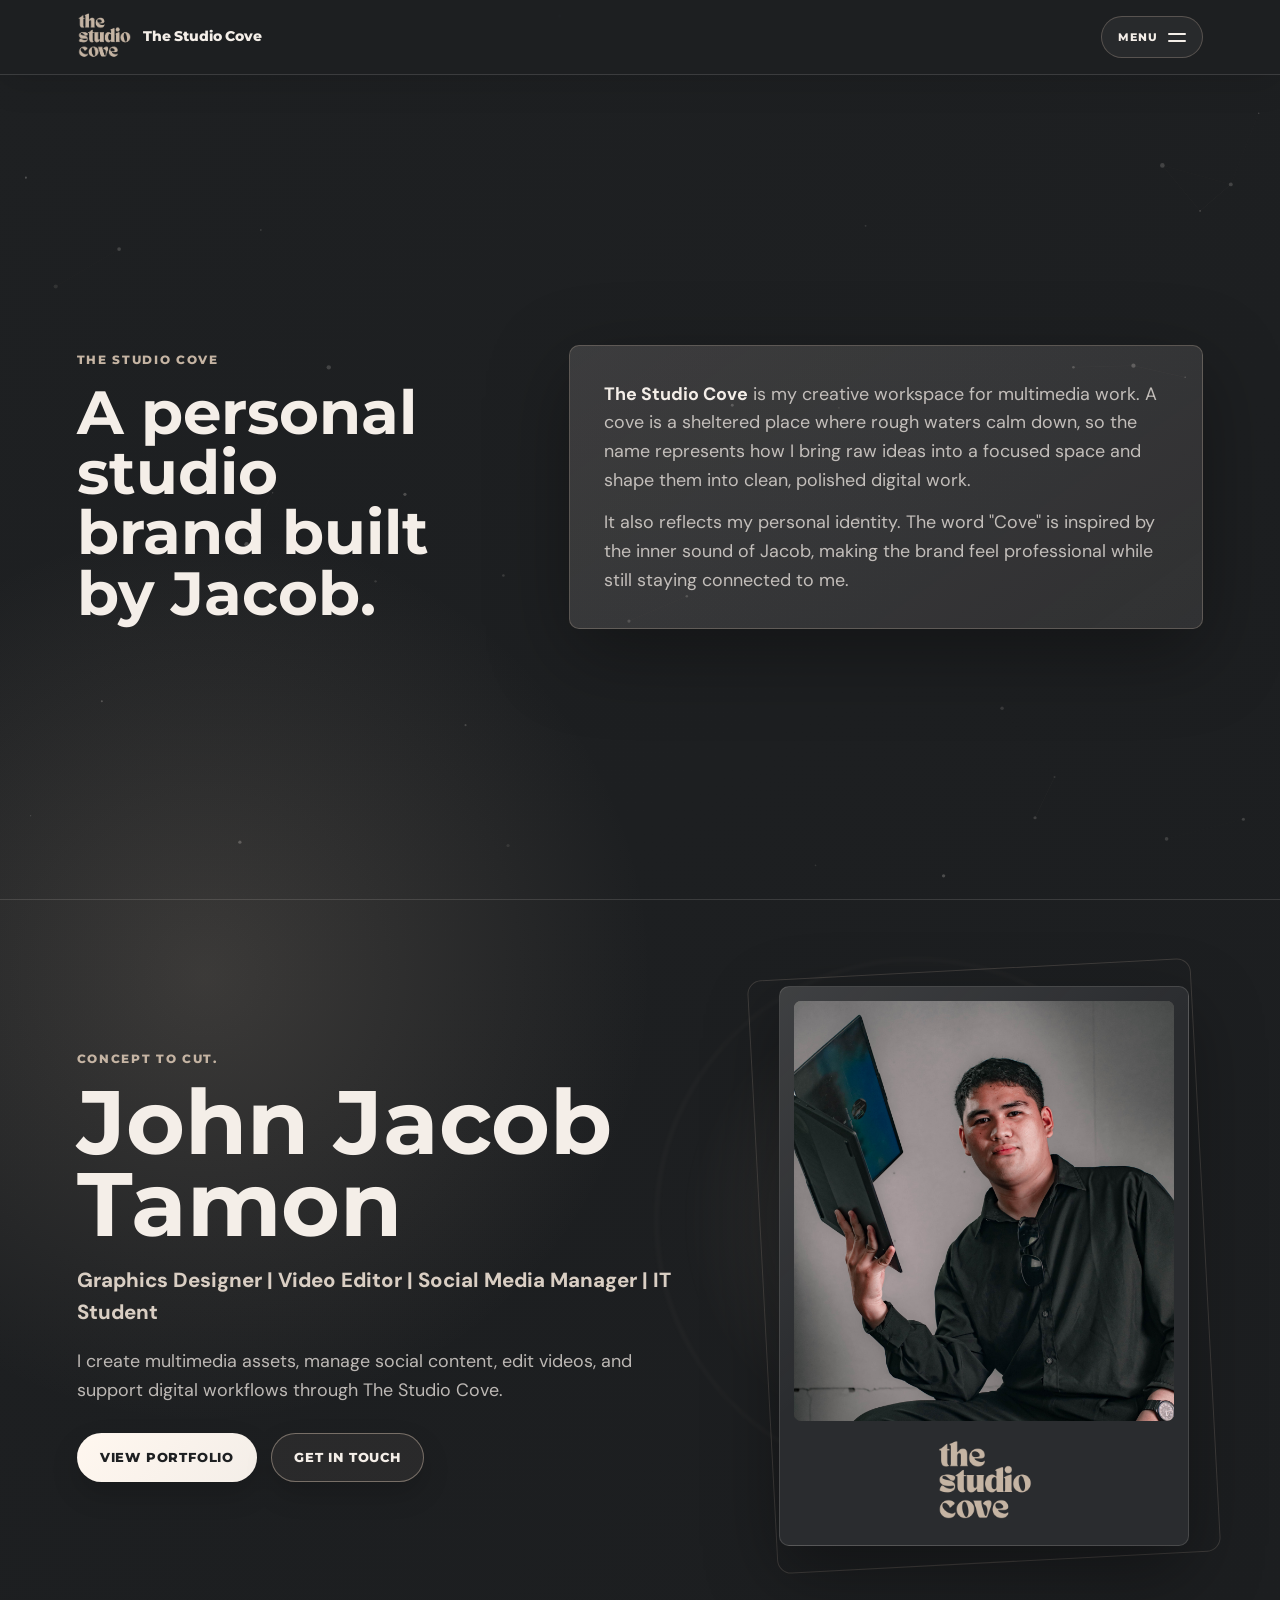
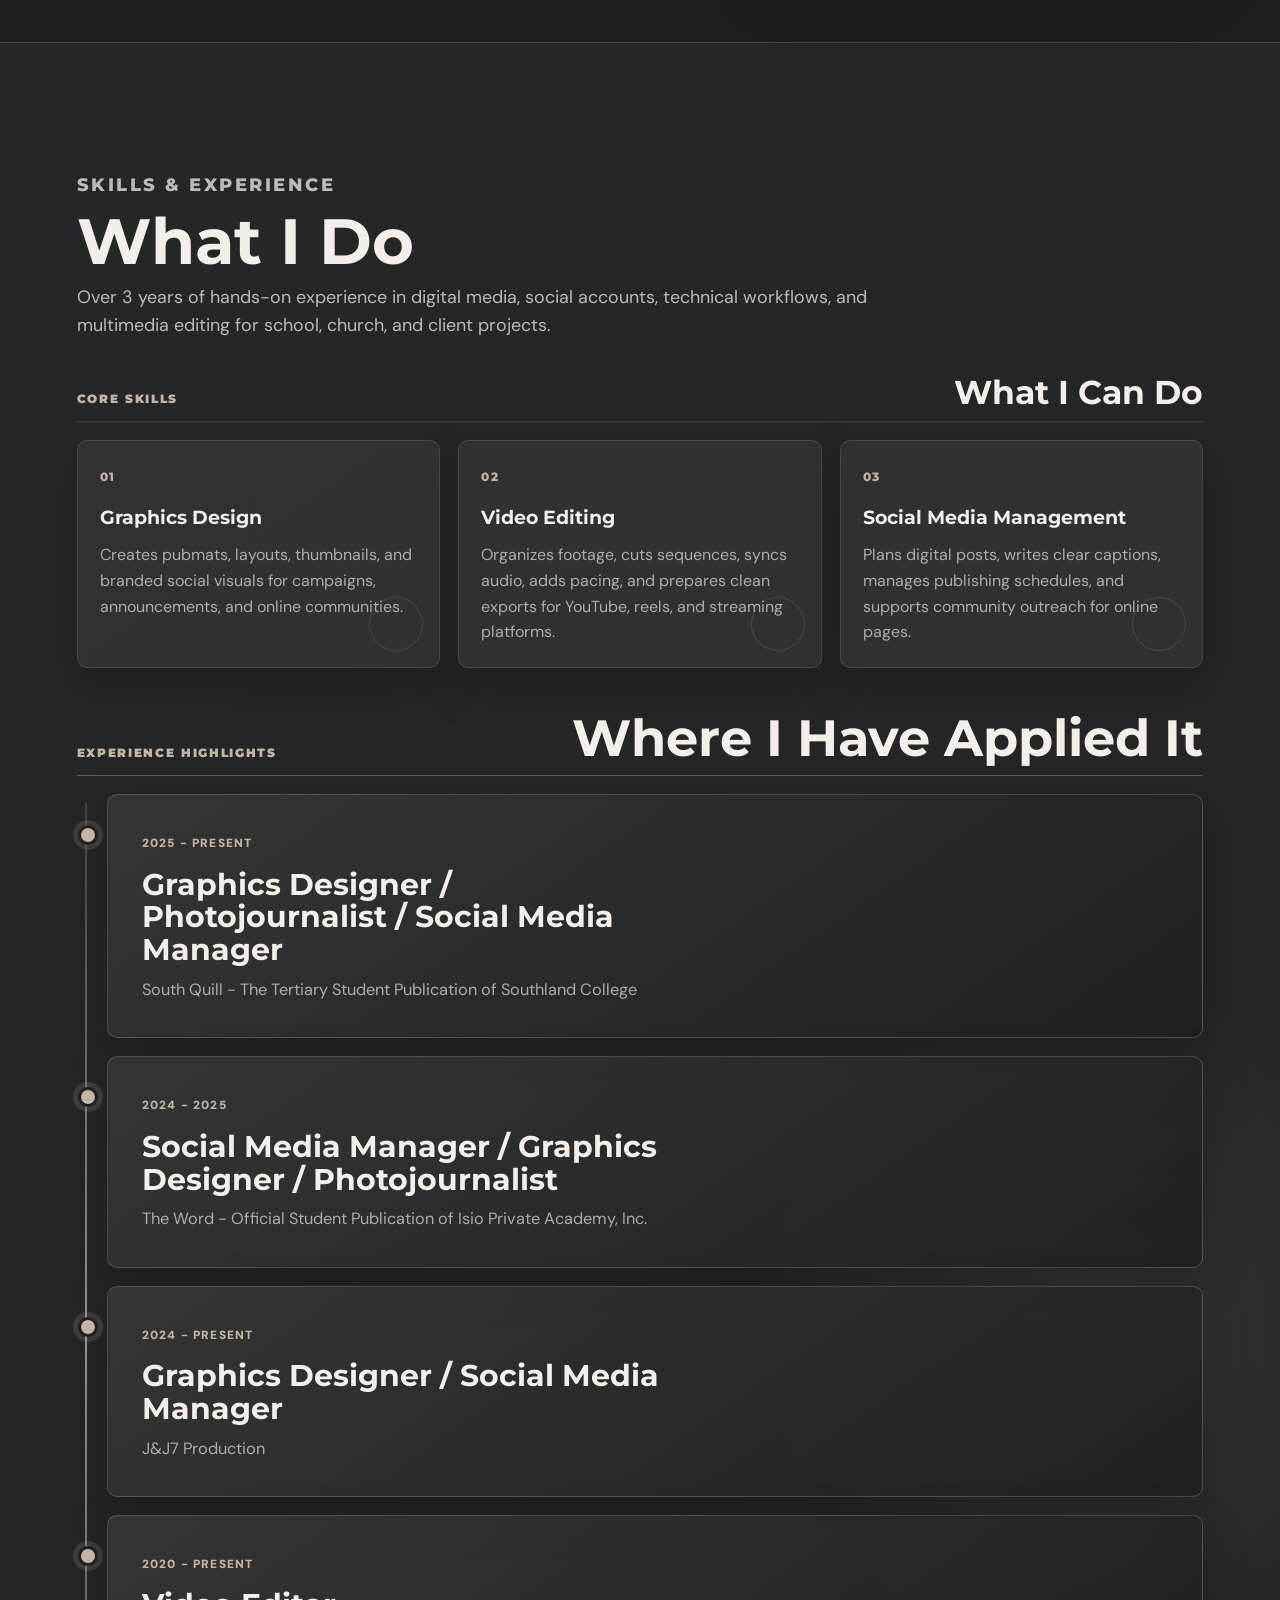
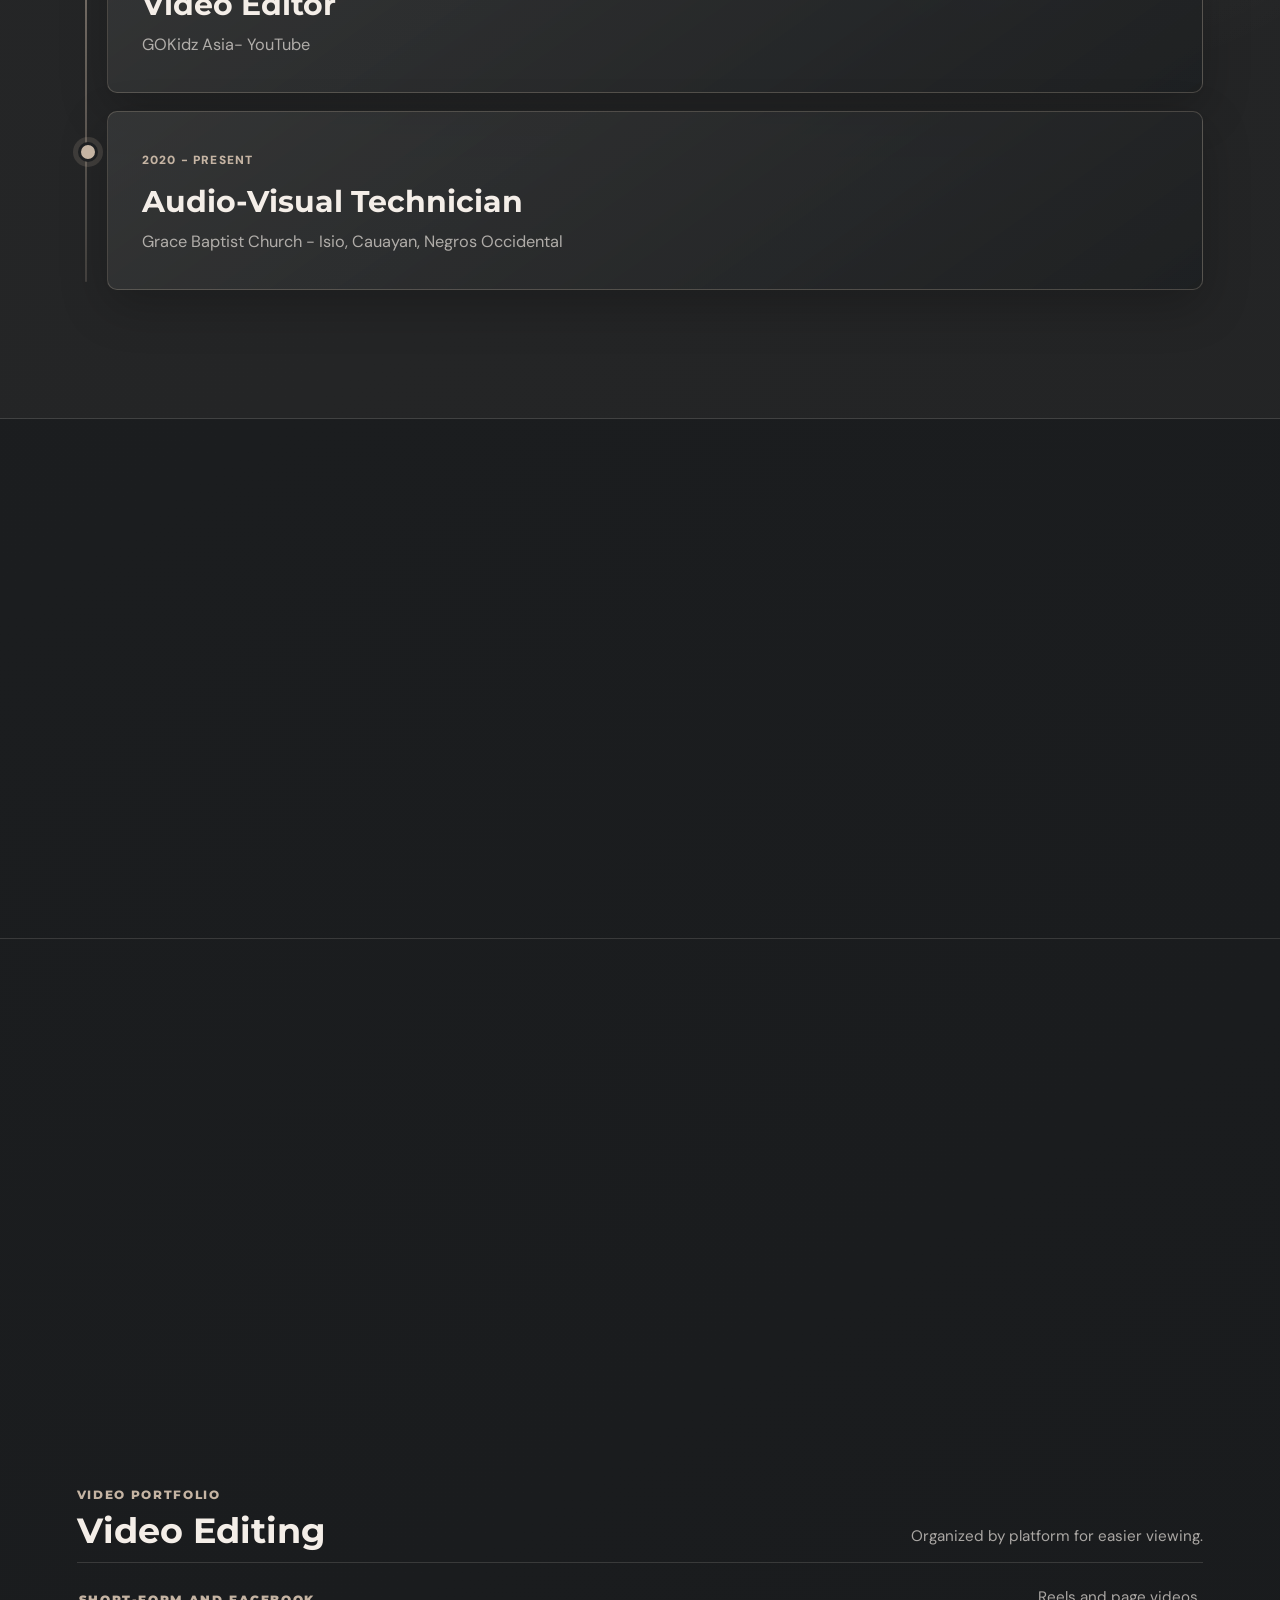
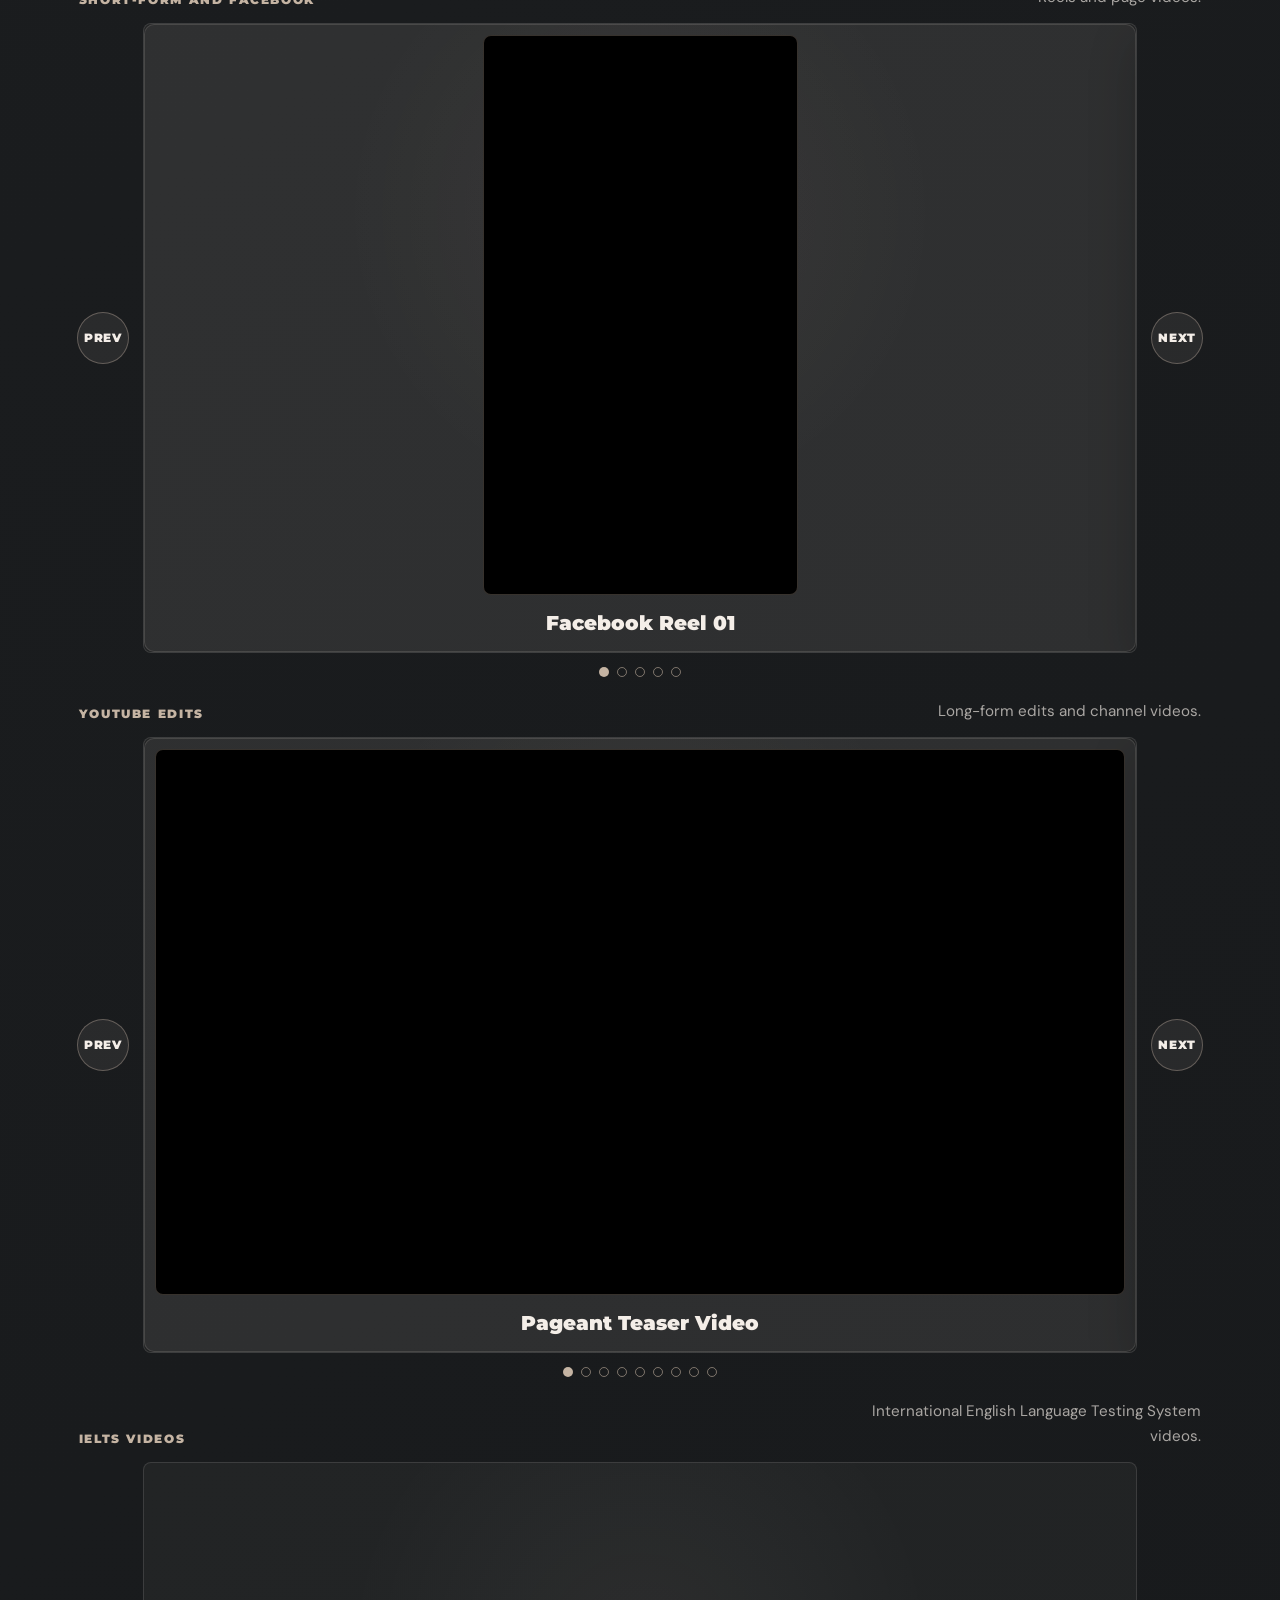
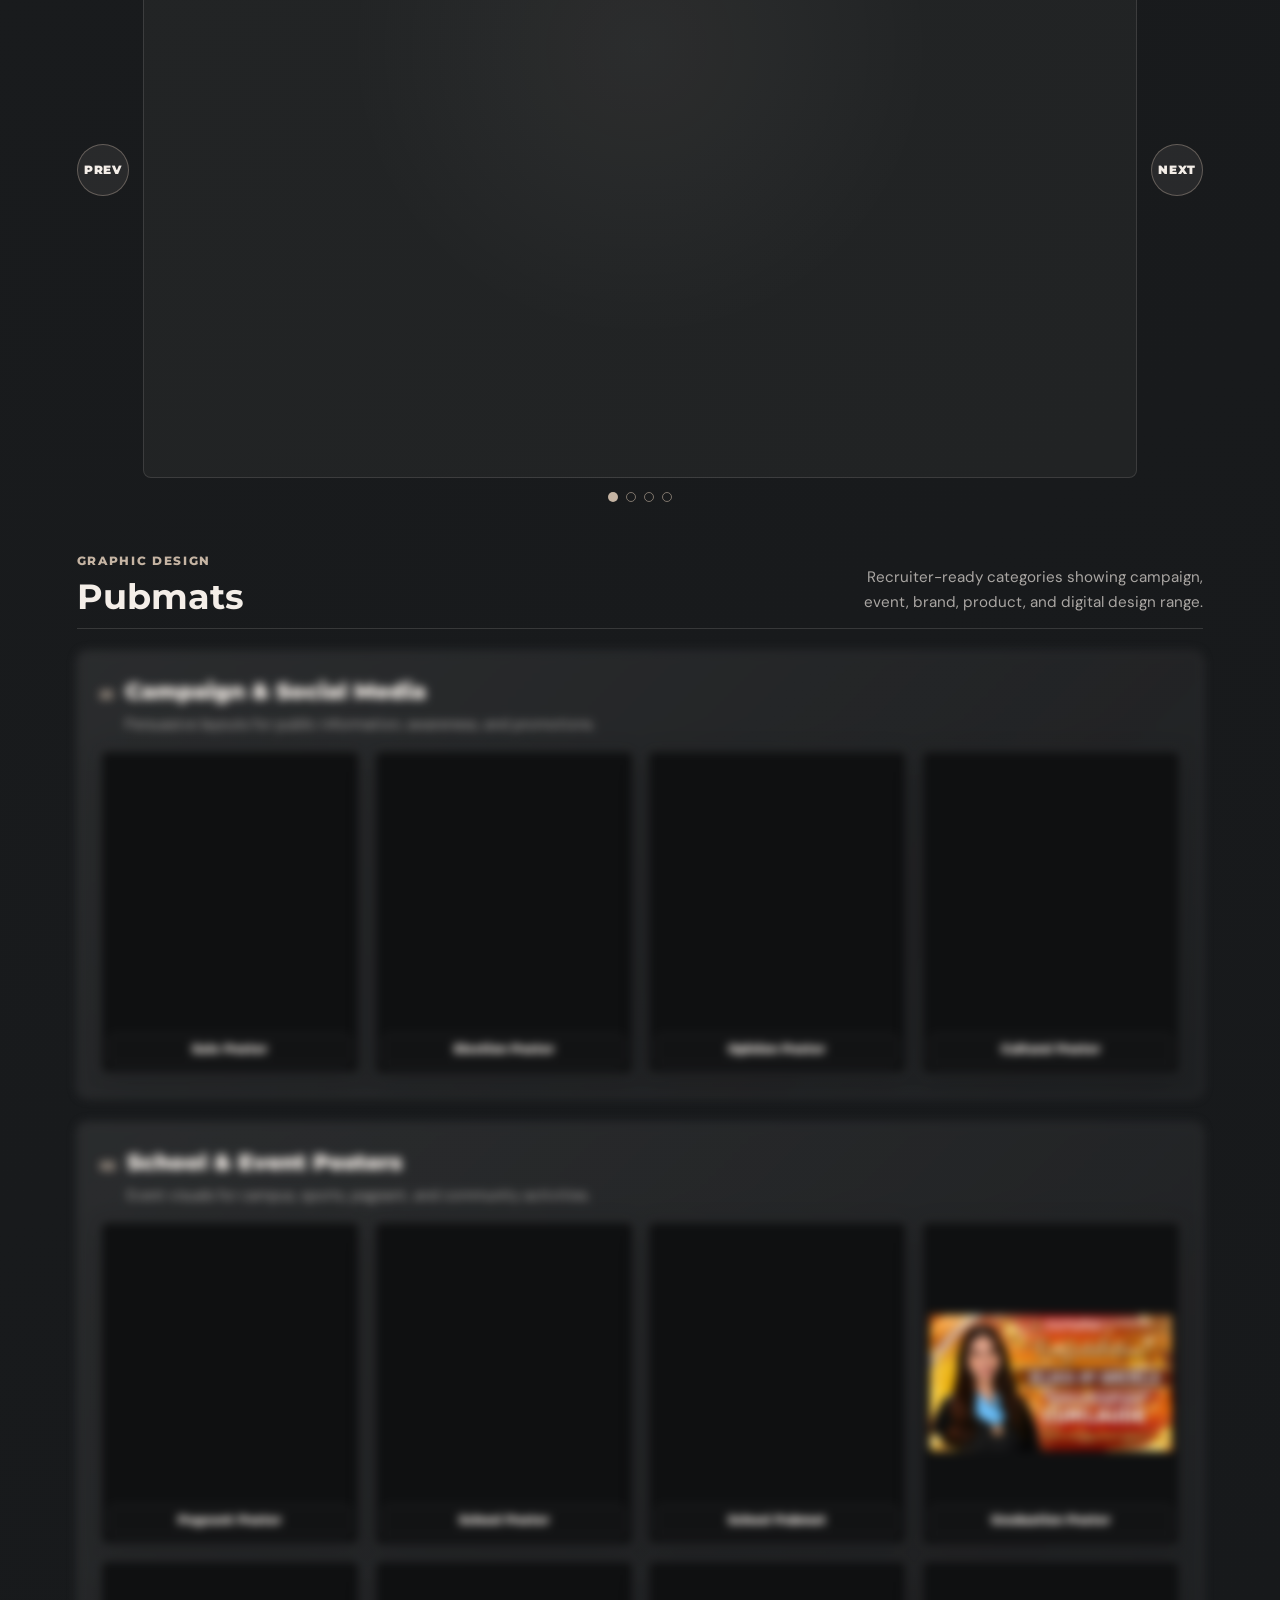
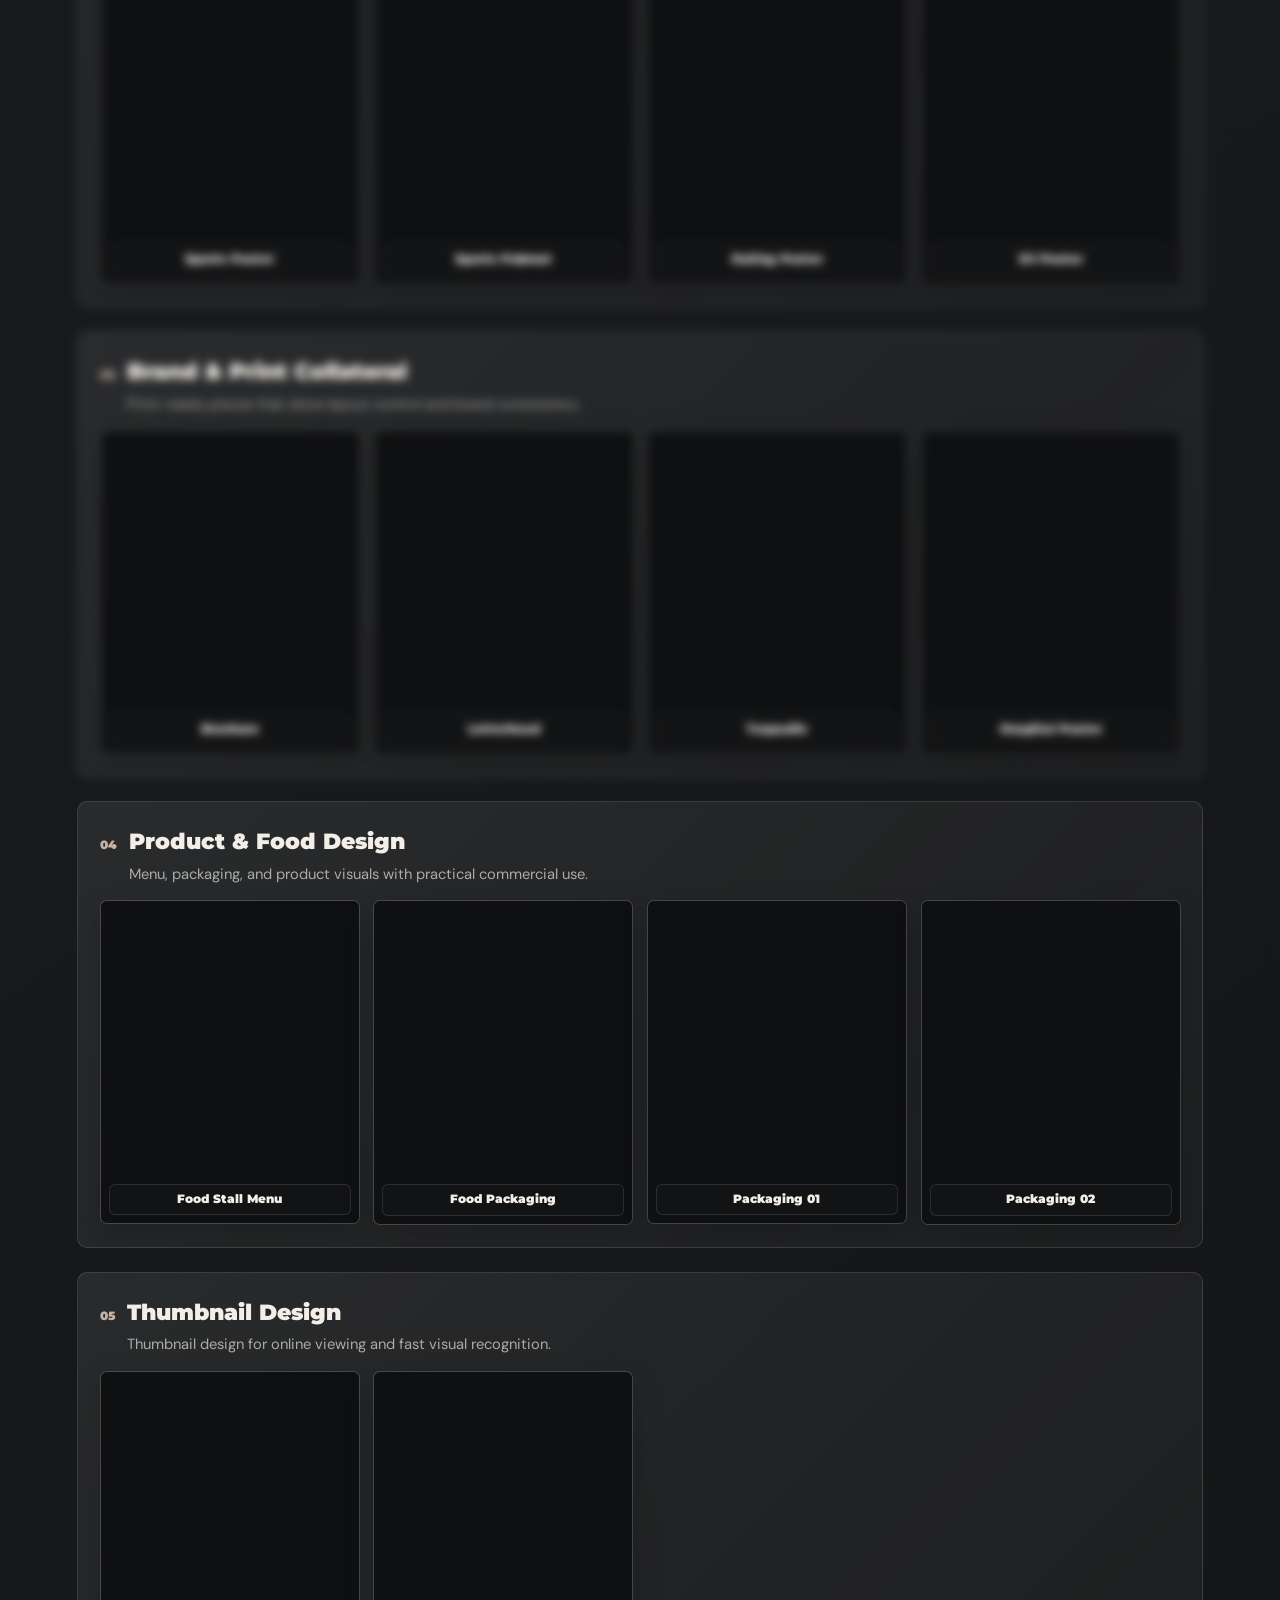
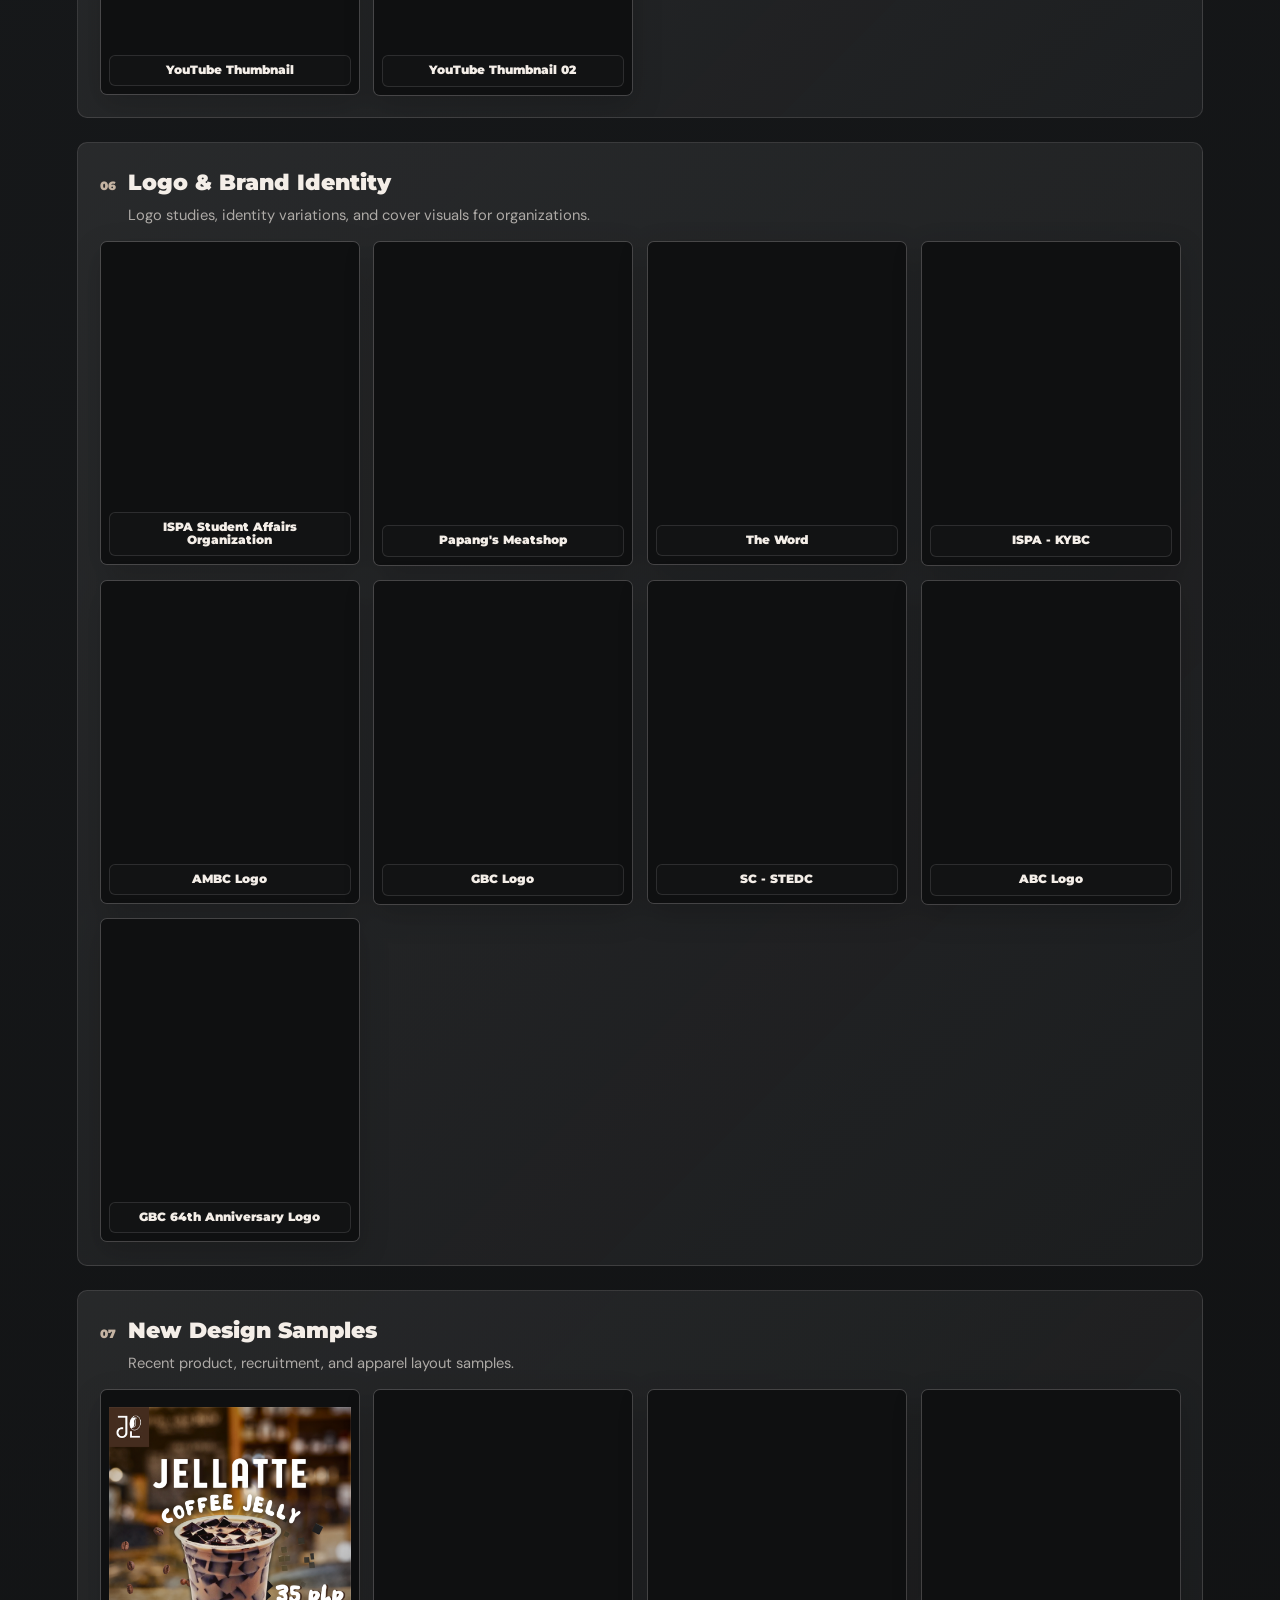
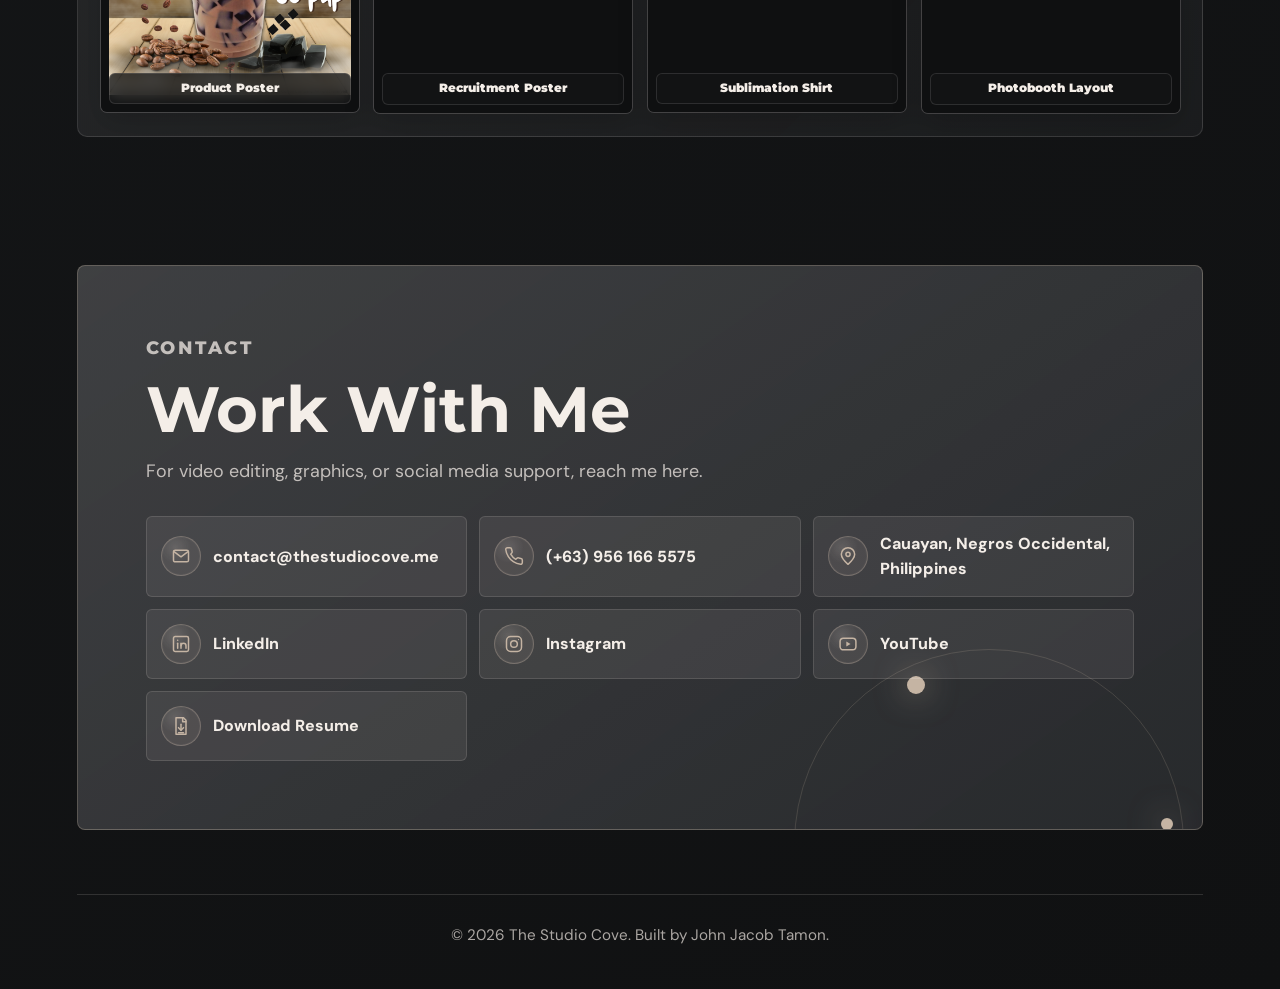
<file: index.html>
<!DOCTYPE html>
<html lang="en">
<head>
    <meta charset="UTF-8">
    <meta name="viewport" content="width=device-width, initial-scale=1.0">
    <title>John Jacob Tamon | Creative Portfolio &amp; The Studio Cove</title>
    <meta name="description" content="Official portfolio of John Jacob Tamon, a graphic designer, video editor, social media manager, and founder of The Studio Cove in Negros Occidental, Philippines.">
    <meta name="author" content="John Jacob Tamon">
    <meta name="robots" content="index, follow, max-image-preview:large">
    <link rel="canonical" href="https://www.thestudiocove.me/">
    <meta property="og:type" content="website">
    <meta property="og:site_name" content="The Studio Cove">
    <meta property="og:url" content="https://www.thestudiocove.me/">
    <meta property="og:title" content="John Jacob Tamon | Creative Portfolio &amp; The Studio Cove">
    <meta property="og:description" content="Official portfolio of John Jacob Tamon, a graphic designer, video editor, social media manager, and founder of The Studio Cove.">
    <meta property="og:image" content="https://www.thestudiocove.me/the-studio-cove-contact-card-john-jacob-tamon.png">
    <meta property="og:image:type" content="image/png">
    <meta property="og:image:width" content="474">
    <meta property="og:image:height" content="266">
    <meta property="og:image:alt" content="The Studio Cove contact card for John Jacob Tamon">
    <meta name="twitter:card" content="summary_large_image">
    <meta name="twitter:title" content="John Jacob Tamon | Creative Portfolio &amp; The Studio Cove">
    <meta name="twitter:description" content="Official portfolio of John Jacob Tamon, a graphic designer, video editor, social media manager, and founder of The Studio Cove.">
    <meta name="twitter:image" content="https://www.thestudiocove.me/the-studio-cove-contact-card-john-jacob-tamon.png">
    <meta name="twitter:image:alt" content="The Studio Cove contact card for John Jacob Tamon">
    <link rel="image_src" href="https://www.thestudiocove.me/the-studio-cove-contact-card-john-jacob-tamon.png">
    <link rel="icon" href="favicon.ico" sizes="any">
    <link rel="icon" type="image/png" href="favicon.png">
    <link rel="preconnect" href="https://fonts.googleapis.com">
    <link rel="preconnect" href="https://fonts.gstatic.com" crossorigin>
    <link href="https://fonts.googleapis.com/css2?family=DM+Sans:wght@400;500;700;800;900&amp;family=Montserrat:wght@600;700;800;900&amp;display=swap" rel="stylesheet">
    <link rel="stylesheet" href="style.css">
    <script type="application/ld+json">
    {
        "@context": "https://schema.org",
        "@graph": [
            {
                "@type": "WebSite",
                "@id": "https://www.thestudiocove.me/#website",
                "url": "https://www.thestudiocove.me/",
                "name": "The Studio Cove",
                "alternateName": "John Jacob Tamon Portfolio",
                "publisher": {
                    "@id": "https://www.thestudiocove.me/#person"
                }
            },
            {
                "@type": "ProfilePage",
                "@id": "https://www.thestudiocove.me/#profile-page",
                "url": "https://www.thestudiocove.me/",
                "name": "John Jacob Tamon | Creative Portfolio & The Studio Cove",
                "description": "Official portfolio of John Jacob Tamon, a graphic designer, video editor, social media manager, and founder of The Studio Cove.",
                "isPartOf": {
                    "@id": "https://www.thestudiocove.me/#website"
                },
                "mainEntity": {
                    "@id": "https://www.thestudiocove.me/#person"
                }
            },
            {
                "@type": "Person",
                "@id": "https://www.thestudiocove.me/#person",
                "name": "John Jacob Tamon",
                "alternateName": "Jacob Tamon",
                "url": "https://www.thestudiocove.me/",
                "image": "https://www.thestudiocove.me/portrait-john-jacob-tamon.jpg",
                "email": "mailto:contact@thestudiocove.me",
                "telephone": "+63-956-166-5575",
                "jobTitle": [
                    "Graphic Designer",
                    "Video Editor",
                    "Social Media Manager"
                ],
                "knowsAbout": [
                    "Graphic design",
                    "Video editing",
                    "Social media management",
                    "Multimedia production"
                ],
                "sameAs": [
                    "https://www.youtube.com/@jhnxcb_",
                    "https://www.linkedin.com/in/jhnxcb",
                    "https://www.instagram.com/the.studiocove_/"
                ],
                "worksFor": {
                    "@id": "https://www.thestudiocove.me/#organization"
                },
                "address": {
                    "@type": "PostalAddress",
                    "addressLocality": "Cauayan",
                    "addressRegion": "Negros Occidental",
                    "addressCountry": "PH"
                }
            },
            {
                "@type": "Organization",
                "@id": "https://www.thestudiocove.me/#organization",
                "name": "The Studio Cove",
                "url": "https://www.thestudiocove.me/",
                "logo": "https://www.thestudiocove.me/the-studio-cove-logo-john-jacob-tamon.png",
                "founder": {
                    "@id": "https://www.thestudiocove.me/#person"
                }
            }
        ]
    }
    </script>
</head>
<body>
    <canvas class="particle-canvas" aria-hidden="true"></canvas>
    <a class="skip-link" href="#top">Skip to content</a>
    <nav class="navbar" aria-label="Main navigation">
        <a class="brand" href="#top" aria-label="The Studio Cove home">
            <img class="brand-logo" src="the-studio-cove-logo-john-jacob-tamon.png" alt="The Studio Cove logo by John Jacob Tamon">
            <span class="brand-wordmark">The Studio Cove</span>
        </a>

        <button class="nav-toggle" type="button" aria-label="Open navigation menu" aria-expanded="false" aria-controls="nav-links">
            <span class="nav-toggle-text">Menu</span>
            <span class="nav-toggle-icon" aria-hidden="true"><span></span><span></span></span>
        </button>

        <div class="nav-links" id="nav-links">
            <a href="/rates">Rates</a>
            <a href="/payment">Payment</a>
        </div>
    </nav>

    <main id="top">
        <!-- TODO: Add a featured multimedia showreel near the hero section when a final reel is ready. -->
        <section class="studio-intro" id="about">
            <div>
                <p class="eyebrow" data-content="studio.kicker">The Studio Cove</p>
                <h2 data-content="studio.title">A personal studio brand built by Jacob.</h2>
            </div>
            <div class="definition-card">
                <p data-content="studio.description1"><strong>The Studio Cove</strong> is my creative workspace for multimedia work. A cove is a sheltered place where rough waters calm down, so the name represents how I bring raw ideas into a focused space and shape them into clean, polished digital work.</p>
                <p data-content="studio.description2">It also reflects my personal identity. The word "Cove" is inspired by the inner sound of Jacob, making the brand feel professional while still staying connected to me.</p>
            </div>
        </section>

        <header class="hero">
            <div class="hero-copy">
                <p class="eyebrow" data-content="hero.kicker">Concept to cut.</p>
                <h1 data-content="hero.name">John Jacob Tamon</h1>
                <p class="role-line" data-content="hero.role">Graphics Designer | Video Editor | Social Media Manager | IT Student</p>
                <p class="hero-text" data-content="hero.description">I create multimedia assets, manage social content, edit videos, and support digital workflows through The Studio Cove.</p>
                <div class="hero-actions">
                    <a class="btn btn-primary" href="#samples">View Portfolio</a>
                    <a class="btn btn-secondary" href="#contact">Get in Touch</a>
                </div>
            </div>

            <div class="photo-stage" aria-label="John Jacob Tamon photo placeholder">
                <div class="photo-frame">
                    <div class="photo-placeholder">
                        <img src="portrait-john-jacob-tamon.jpg" alt="Portrait of John Jacob Tamon">
                    </div>
                    <div class="photo-caption">
                        <img class="caption-logo" src="the-studio-cove-logo-john-jacob-tamon.png" alt="The Studio Cove logo by John Jacob Tamon">
                    </div>
                </div>
            </div>
        </header>

        <!-- TODO: Add downloadable resume button when a final resume PDF is ready. -->
        <section class="section section-panel" id="skills">
            <div class="section-heading">
                <p class="section-kicker" data-content="skills.kicker">Skills & Experience</p>
                <h2 data-content="skills.title">What I Do</h2>
                <p data-content="skills.description">Over 3 years of hands-on experience in multimedia work, social accounts, technical workflows, and video editing for school, church, and client projects.</p>
            </div>

            <div class="skills-experience-layout">
                <div class="skills-block">
                    <div class="subsection-heading">
                        <span>Core Skills</span>
                        <h3>What I Can Do</h3>
                    </div>
                    <div class="skills-grid">
                        <article class="skill-card">
                            <span class="service-number">01</span>
                            <h3>Graphics Design</h3>
                            <p>Creates pubmats, layouts, thumbnails, and branded social visuals for campaigns, announcements, and online communities.</p>
                        </article>
                        <article class="skill-card">
                            <span class="service-number">02</span>
                            <h3>Video Editing</h3>
                            <p>Organizes footage, cuts sequences, syncs audio, adds pacing, and prepares clean exports for YouTube, reels, and streaming platforms.</p>
                        </article>
                        <article class="skill-card">
                            <span class="service-number">03</span>
                            <h3>Social Media Management</h3>
                            <p>Plans digital posts, writes clear captions, manages publishing schedules, and supports community outreach for online pages.</p>
                        </article>
                    </div>
                </div>

                <div class="experience-block">
                    <div class="subsection-heading subsection-heading-strong">
                        <span>Experience Highlights</span>
                        <h3>Where I Have Applied It</h3>
                    </div>
                    <div class="timeline-list" aria-label="Experience highlights">
                        <div class="timeline-item">
                            <span>2025 - Present</span>
                            <h3>Graphics Designer / Photojournalist / Social Media Manager</h3>
                            <p>South Quill - The Tertiary Student Publication of Southland College</p>
                        </div>
                        <div class="timeline-item">
                            <span>2024 - 2025</span>
                            <h3>Social Media Manager / Graphics Designer / Photojournalist</h3>
                            <p>The Word - Official Student Publication of Isio Private Academy, Inc.</p>
                        </div>
                        <div class="timeline-item">
                            <span>2024 - Present</span>
                            <h3>Graphics Designer / Social Media Manager</h3>
                            <p>J&amp;J7 Production</p>
                        </div>
                        <div class="timeline-item">
                            <span>2020 - Present</span>
                            <h3>Video Editor</h3>
                            <p>GOKidz Asia- YouTube </p>
                        </div>
                        <div class="timeline-item">
                            <span>2020 - Present</span>
                            <h3>Audio-Visual Technician</h3>
                            <p>Grace Baptist Church - Isio, Cauayan, Negros Occidental</p>
                        </div>
                    </div>
                </div>
            </div>
        </section>

        <section class="section tools-section">
            <div class="section-heading">
                <p class="section-kicker">Creative Tools</p>
                <h2>Tools I Use</h2>
            </div>

            <div class="tool-cloud" aria-label="Tools used">
                <div class="tool-track">
                    <span class="tool-logo"><img loading="lazy" decoding="async" src="tools/3.png" alt="OBS logo"></span>
                    <span class="tool-logo"><img loading="lazy" decoding="async" src="tools/4.png" alt="CapCut logo"></span>
                    <span class="tool-logo"><img loading="lazy" decoding="async" src="tools/5.png" alt="Canva logo"></span>
                    <span class="tool-logo"><img loading="lazy" decoding="async" src="tools/6.png" alt="Affinity logo"></span>
                    <span class="tool-logo tool-logo-long"><img loading="lazy" decoding="async" src="tools/JT%20(1).png" alt="Virtual DJ logo"></span>
                    <span class="tool-logo"><img loading="lazy" decoding="async" src="tools/7.png" alt="VS Code logo"></span>
                    <span class="tool-logo"><img loading="lazy" decoding="async" src="tools/8.png" alt="Codex logo"></span>
                    <span class="tool-logo"><img loading="lazy" decoding="async" src="tools/9.png" alt="ChatGPT logo"></span>
                    <span class="tool-logo"><img loading="lazy" decoding="async" src="tools/10.png" alt="Gemini logo"></span>
                    <span class="tool-logo"><img loading="lazy" decoding="async" src="tools/11.png" alt="Claude logo"></span>
                    <span class="tool-logo tool-logo-wide"><img loading="lazy" decoding="async" src="tools/12.png" alt="Google Workspace logo"></span>
                    <span class="tool-logo"><img loading="lazy" decoding="async" src="tools/13.png" alt="Meta Business Suite logo"></span>
                    <span class="tool-logo"><img loading="lazy" decoding="async" src="tools/14.png" alt="vMix logo"></span>
                    <span class="tool-logo"><img loading="lazy" decoding="async" src="tools/JT%20(3).png" alt="Slack logo"></span>
                    <span class="tool-logo tool-logo-wide"><img loading="lazy" decoding="async" src="tools/JT%20(4).png" alt="Asana logo"></span>
                    <span class="tool-logo tool-logo-wide"><img loading="lazy" decoding="async" src="tools/JT%20(5).png" alt="GitHub logo"></span>
                    <span class="tool-logo tool-logo-wide"><img loading="lazy" decoding="async" src="tools/notion.png" alt="Notion logo"></span>
                    <span class="tool-logo tool-logo-wide"><img loading="lazy" decoding="async" src="tools/filmora.png" alt="Filmora logo"></span>
                    <span class="tool-logo" aria-hidden="true"><img loading="lazy" decoding="async" src="tools/3.png" alt=""></span>
                    <span class="tool-logo" aria-hidden="true"><img loading="lazy" decoding="async" src="tools/4.png" alt=""></span>
                    <span class="tool-logo" aria-hidden="true"><img loading="lazy" decoding="async" src="tools/5.png" alt=""></span>
                    <span class="tool-logo" aria-hidden="true"><img loading="lazy" decoding="async" src="tools/6.png" alt=""></span>
                    <span class="tool-logo tool-logo-long" aria-hidden="true"><img loading="lazy" decoding="async" src="tools/JT%20(1).png" alt=""></span>
                    <span class="tool-logo" aria-hidden="true"><img loading="lazy" decoding="async" src="tools/7.png" alt=""></span>
                    <span class="tool-logo" aria-hidden="true"><img loading="lazy" decoding="async" src="tools/8.png" alt=""></span>
                    <span class="tool-logo" aria-hidden="true"><img loading="lazy" decoding="async" src="tools/9.png" alt=""></span>
                    <span class="tool-logo" aria-hidden="true"><img loading="lazy" decoding="async" src="tools/10.png" alt=""></span>
                    <span class="tool-logo" aria-hidden="true"><img loading="lazy" decoding="async" src="tools/11.png" alt=""></span>
                    <span class="tool-logo tool-logo-wide" aria-hidden="true"><img loading="lazy" decoding="async" src="tools/12.png" alt=""></span>
                    <span class="tool-logo" aria-hidden="true"><img loading="lazy" decoding="async" src="tools/13.png" alt=""></span>
                    <span class="tool-logo" aria-hidden="true"><img loading="lazy" decoding="async" src="tools/14.png" alt=""></span>
                    <span class="tool-logo" aria-hidden="true"><img loading="lazy" decoding="async" src="tools/JT%20(3).png" alt=""></span>
                    <span class="tool-logo tool-logo-wide" aria-hidden="true"><img loading="lazy" decoding="async" src="tools/JT%20(4).png" alt=""></span>
                    <span class="tool-logo tool-logo-wide" aria-hidden="true"><img loading="lazy" decoding="async" src="tools/JT%20(5).png" alt=""></span>
                    <span class="tool-logo tool-logo-wide" aria-hidden="true"><img loading="lazy" decoding="async" src="tools/notion.png" alt=""></span>
                    <span class="tool-logo tool-logo-wide" aria-hidden="true"><img loading="lazy" decoding="async" src="tools/filmora.png" alt=""></span>
                </div>
            </div>
        </section>

        <!-- TODO: Add project filtering by category if the sample library grows further. -->
        <section class="section samples-section" id="samples">
            <div class="section-heading">
                <p class="section-kicker" data-content="samples.kicker">Portfolio</p>
                <h2 data-content="samples.title">Selected Work</h2>
                <p data-content="samples.description">Video edits, graphics, and visual samples from The Studio Cove.</p>
            </div>

            <div class="sample-overview" aria-label="Sample categories">
                <a class="sample-jump-card" href="#video">
                    <span>01</span>
                    <strong>Video Editing</strong>
                    <small>Reels, Facebook videos, YouTube edits</small>
                </a>
                <a class="sample-jump-card" href="#pubmats">
                    <span>02</span>
                    <strong>Pubmats</strong>
                    <small>Posters, announcements, and social layouts</small>
                </a>
            </div>

            <div class="sample-block" id="video">
                <div class="block-heading">
                    <div>
                        <span>Video Portfolio</span>
                        <h3>Video Editing</h3>
                    </div>
                    <p>Organized by platform for easier viewing.</p>
                </div>

                <div class="sample-subgroup">
                    <div class="sample-subheading">
                        <span>Short-form and Facebook</span>
                        <p>Reels and page videos.</p>
                    </div>
                    <div class="video-carousel" data-carousel>
                        <button class="carousel-control carousel-control-prev" type="button" aria-label="Previous Facebook sample">Prev</button>
                        <div class="video-carousel-window">
                            <div class="video-grid">
                                <article class="portfolio-card media-only video-tile">
                                    <div class="video-player video-player-portrait">
                                        <iframe loading="lazy" title="Facebook Reel 01" src="https://www.facebook.com/plugins/video.php?height=476&amp;href=https%3A%2F%2Fwww.facebook.com%2Freel%2F1750943362308622%2F&amp;show_text=false&amp;width=267&amp;t=0" width="267" height="476" scrolling="no" allow="autoplay; clipboard-write; encrypted-media; picture-in-picture; web-share" allowfullscreen></iframe>
                                    </div>
                                    <h4>Facebook Reel 01</h4>
                                </article>
                                <article class="portfolio-card media-only video-tile">
                                    <div class="video-player video-player-portrait">
                                        <iframe loading="lazy" title="Facebook Reel 02" src="https://www.facebook.com/plugins/video.php?height=476&amp;href=https%3A%2F%2Fwww.facebook.com%2Fmelecio.e.parcon%2Fvideos%2F1208371859779235%2F&amp;show_text=false&amp;width=267&amp;t=0" width="267" height="476" scrolling="no" allow="autoplay; clipboard-write; encrypted-media; picture-in-picture; web-share" allowfullscreen></iframe>
                                    </div>
                                    <h4>Facebook Reel 02</h4>
                                </article>
                                <article class="portfolio-card media-only video-tile">
                                    <div class="video-player video-player-portrait">
                                        <iframe loading="lazy" title="Facebook Reel 03" src="https://www.facebook.com/plugins/video.php?height=476&amp;href=https%3A%2F%2Fweb.facebook.com%2Freel%2F1031047609018956%2F&amp;show_text=false&amp;width=267&amp;t=0" width="267" height="476" scrolling="no" allow="autoplay; clipboard-write; encrypted-media; picture-in-picture; web-share" allowfullscreen></iframe>
                                    </div>
                                    <h4>Facebook Reel 03</h4>
                                </article>
                                <article class="portfolio-card media-only video-tile">
                                    <div class="video-player video-player-portrait">
                                        <iframe loading="lazy" title="Facebook Reel 04" src="https://www.facebook.com/plugins/video.php?height=476&amp;href=https%3A%2F%2Fweb.facebook.com%2Freel%2F2055738781533891%2F&amp;show_text=false&amp;width=267&amp;t=0" width="267" height="476" scrolling="no" allow="autoplay; clipboard-write; encrypted-media; picture-in-picture; web-share" allowfullscreen></iframe>
                                    </div>
                                    <h4>Facebook Reel 04</h4>
                                </article>
                                <article class="portfolio-card media-only video-tile">
                                    <div class="video-player video-player-portrait">
                                        <iframe loading="lazy" title="Facebook Reel 05" src="https://www.facebook.com/plugins/video.php?height=476&amp;href=https%3A%2F%2Fweb.facebook.com%2Freel%2F572861525592211%2F&amp;show_text=false&amp;width=267&amp;t=0" width="267" height="476" scrolling="no" allow="autoplay; clipboard-write; encrypted-media; picture-in-picture; web-share" allowfullscreen></iframe>
                                    </div>
                                    <h4>Facebook Reel 05</h4>
                                </article>
                            </div>
                        </div>
                        <button class="carousel-control carousel-control-next" type="button" aria-label="Next Facebook sample">Next</button>
                        <div class="carousel-dots" aria-label="Facebook sample slides"></div>
                    </div>
                </div>

                <div class="sample-subgroup">
                    <div class="sample-subheading">
                        <span>YouTube edits</span>
                        <p>Long-form edits and channel videos.</p>
                    </div>
                    <div class="video-carousel" data-carousel>
                        <button class="carousel-control carousel-control-prev" type="button" aria-label="Previous YouTube sample">Prev</button>
                        <div class="video-carousel-window">
                            <div class="video-grid">
                                <article class="portfolio-card media-only video-tile">
                                    <div class="video-player">
                                        <iframe loading="lazy" title="Pageant Teaser Video" src="https://www.youtube.com/embed/iikML-2Km5w" allow="accelerometer; autoplay; clipboard-write; encrypted-media; gyroscope; picture-in-picture; web-share" allowfullscreen></iframe>
                                    </div>
                                    <h4>Pageant Teaser Video</h4>
                                </article>
                                <article class="portfolio-card media-only video-tile">
                                    <div class="video-player">
                                        <iframe loading="lazy" title="Event Recap Video" src="https://www.youtube.com/embed/YwP7AshAi3c" allow="accelerometer; autoplay; clipboard-write; encrypted-media; gyroscope; picture-in-picture; web-share" allowfullscreen></iframe>
                                    </div>
                                    <h4>Event Recap Video</h4>
                                </article>
                                <article class="portfolio-card media-only video-tile">
                                    <div class="video-player">
                                        <iframe loading="lazy" title="Christmas Station ID" src="https://www.youtube.com/embed/RmuUJB3A0Qw" allow="accelerometer; autoplay; clipboard-write; encrypted-media; gyroscope; picture-in-picture; web-share" allowfullscreen></iframe>
                                    </div>
                                    <h4>Christmas Station ID</h4>
                                </article>
                                <article class="portfolio-card media-only video-tile">
                                    <div class="video-player">
                                        <iframe loading="lazy" title="Music Video" src="https://www.youtube.com/embed/9dvGA-PZke0" allow="accelerometer; autoplay; clipboard-write; encrypted-media; gyroscope; picture-in-picture; web-share" allowfullscreen></iframe>
                                    </div>
                                    <h4>Music Video</h4>
                                </article>
                                <article class="portfolio-card media-only video-tile">
                                    <div class="video-player">
                                        <iframe loading="lazy" title="Vlogs" src="https://www.youtube.com/embed/0GcVT_5wiTI" allow="accelerometer; autoplay; clipboard-write; encrypted-media; gyroscope; picture-in-picture; web-share" allowfullscreen></iframe>
                                    </div>
                                    <h4>Vlogs</h4>
                                </article>
                                <article class="portfolio-card media-only video-tile">
                                    <div class="video-player">
                                        <iframe loading="lazy" title="Event Highlight Video" src="https://www.youtube.com/embed/93RUYXUFKsQ" allow="accelerometer; autoplay; clipboard-write; encrypted-media; gyroscope; picture-in-picture; web-share" allowfullscreen></iframe>
                                    </div>
                                    <h4>Event Highlight Video</h4>
                                </article>
                                <article class="portfolio-card media-only video-tile">
                                    <div class="video-player">
                                        <iframe loading="lazy" title="Children Action Videos" src="https://www.youtube.com/embed/1o94gJq_iXc" allow="accelerometer; autoplay; clipboard-write; encrypted-media; gyroscope; picture-in-picture; web-share" allowfullscreen></iframe>
                                    </div>
                                    <h4>Children Action Videos</h4>
                                </article>
                                <article class="portfolio-card media-only video-tile">
                                    <div class="video-player">
                                        <iframe loading="lazy" title="Church Intro Video" src="https://www.youtube.com/embed/HsCVrfAD1iM" allow="accelerometer; autoplay; clipboard-write; encrypted-media; gyroscope; picture-in-picture; web-share" allowfullscreen></iframe>
                                    </div>
                                    <h4>Church Intro Video</h4>
                                </article>
                                <article class="portfolio-card media-only video-tile">
                                    <div class="video-player">
                                        <iframe loading="lazy" title="Institutional Promotional Video" src="https://www.youtube.com/embed/kMgF_y-BRUY" allow="accelerometer; autoplay; clipboard-write; encrypted-media; gyroscope; picture-in-picture; web-share" allowfullscreen></iframe>
                                    </div>
                                    <h4>Institutional Promotional Video</h4>
                                </article>
                            </div>
                        </div>
                        <button class="carousel-control carousel-control-next" type="button" aria-label="Next YouTube sample">Next</button>
                        <div class="carousel-dots" aria-label="YouTube sample slides"></div>
                    </div>
                </div>

                <div class="sample-subgroup">
                    <div class="sample-subheading">
                        <span>IELTS Videos</span>
                        <p>International English Language Testing System videos.</p>
                    </div>
                    <div class="video-carousel" data-carousel>
                        <button class="carousel-control carousel-control-prev" type="button" aria-label="Previous IELTS sample">Prev</button>
                        <div class="video-carousel-window">
                            <div class="video-grid">
                                <article class="portfolio-card media-only video-tile">
                                    <div class="video-player">
                                        <iframe loading="lazy" title="IELTS Video 01" src="https://www.youtube.com/embed/r69LOUEilKY" allow="accelerometer; autoplay; clipboard-write; encrypted-media; gyroscope; picture-in-picture; web-share" allowfullscreen></iframe>
                                    </div>
                                    <h4>IELTS Video 01</h4>
                                </article>
                                <article class="portfolio-card media-only video-tile">
                                    <div class="video-player">
                                        <iframe loading="lazy" title="IELTS Video 02" src="https://www.youtube.com/embed/yZGQnNsffB8" allow="accelerometer; autoplay; clipboard-write; encrypted-media; gyroscope; picture-in-picture; web-share" allowfullscreen></iframe>
                                    </div>
                                    <h4>IELTS Video 02</h4>
                                </article>
                                <article class="portfolio-card media-only video-tile">
                                    <div class="video-player">
                                        <iframe loading="lazy" title="IELTS Video 03" src="https://www.youtube.com/embed/yDZ_6MYeCbE" allow="accelerometer; autoplay; clipboard-write; encrypted-media; gyroscope; picture-in-picture; web-share" allowfullscreen></iframe>
                                    </div>
                                    <h4>IELTS Video 03</h4>
                                </article>
                                <article class="portfolio-card media-only video-tile">
                                    <div class="video-player">
                                        <iframe loading="lazy" title="IELTS Video 04" src="https://www.youtube.com/embed/DIbxdPXmD0c" allow="accelerometer; autoplay; clipboard-write; encrypted-media; gyroscope; picture-in-picture; web-share" allowfullscreen></iframe>
                                    </div>
                                    <h4>IELTS Video 04</h4>
                                </article>
                            </div>
                        </div>
                        <button class="carousel-control carousel-control-next" type="button" aria-label="Next IELTS sample">Next</button>
                        <div class="carousel-dots" aria-label="IELTS sample slides"></div>
                    </div>
                </div>
            </div>

            <div class="sample-block" id="pubmats">
                <div class="block-heading">
                    <div>
                        <span>Graphic Design</span>
                        <h3>Pubmats</h3>
                    </div>
                    <p>Recruiter-ready categories showing campaign, event, brand, product, and digital design range.</p>
                </div>

                <div class="pubmat-showcase">
                    <article class="pubmat-category">
                        <div class="pubmat-category-heading">
                            <span>01</span>
                            <h4>Campaign & Social Media</h4>
                            <p>Persuasive layouts for public information, awareness, and promotions.</p>
                        </div>
                        <div class="pubmat-grid">
                            <button class="pubmat-card image-preview" type="button" data-preview-title="Sale Poster">
                                <img loading="lazy" decoding="async" src="PUBMATS%20SAMPLE/sale-poster-john-jacob-tamon.jpg" alt="Sale poster design by John Jacob Tamon">
                                <span>Sale Poster</span>
                            </button>
                            <button class="pubmat-card image-preview" type="button" data-preview-title="Election Poster">
                                <img loading="lazy" decoding="async" src="PUBMATS%20SAMPLE/election-poster-john-jacob-tamon.jpg" alt="Election poster design by John Jacob Tamon">
                                <span>Election Poster</span>
                            </button>
                            <button class="pubmat-card image-preview" type="button" data-preview-title="Opinion Poster">
                                <img loading="lazy" decoding="async" src="PUBMATS%20SAMPLE/opinion-poster-john-jacob-tamon.png" alt="Opinion poster design by John Jacob Tamon">
                                <span>Opinion Poster</span>
                            </button>
                            <button class="pubmat-card image-preview" type="button" data-preview-title="Cultural Poster">
                                <img loading="lazy" decoding="async" src="PUBMATS%20SAMPLE/cultural-poster-john-jacob-tamon.png" alt="Cultural poster design by John Jacob Tamon">
                                <span>Cultural Poster</span>
                            </button>
                        </div>
                    </article>

                    <article class="pubmat-category">
                        <div class="pubmat-category-heading">
                            <span>02</span>
                            <h4>School & Event Posters</h4>
                            <p>Event visuals for campus, sports, pageant, and community activities.</p>
                        </div>
                        <div class="pubmat-grid">
                            <button class="pubmat-card image-preview" type="button" data-preview-title="Pageant Poster">
                                <img loading="lazy" decoding="async" src="PUBMATS%20SAMPLE/pageant-poster-john-jacob-tamon.png" alt="Pageant poster design by John Jacob Tamon">
                                <span>Pageant Poster</span>
                            </button>
                            <button class="pubmat-card image-preview" type="button" data-preview-title="School Poster">
                                <img loading="lazy" decoding="async" src="PUBMATS%20SAMPLE/school-poster-john-jacob-tamon.png" alt="School poster design by John Jacob Tamon">
                                <span>School Poster</span>
                            </button>
                            <button class="pubmat-card image-preview" type="button" data-preview-title="School Pubmat">
                                <img loading="lazy" decoding="async" src="PUBMATS%20SAMPLE/school-pubmat-john-jacob-tamon.png" alt="School publication material by John Jacob Tamon">
                                <span>School Pubmat</span>
                            </button>
                            <button class="pubmat-card image-preview" type="button" data-preview-title="Graduation Poster">
                                <img loading="lazy" decoding="async" src="PUBMATS%20SAMPLE/graduation-poster-john-jacob-tamon.png" alt="Graduation poster design by John Jacob Tamon">
                                <span>Graduation Poster</span>
                            </button>
                            <button class="pubmat-card image-preview" type="button" data-preview-title="Sports Poster">
                                <img loading="lazy" decoding="async" src="PUBMATS%20SAMPLE/sports-poster-john-jacob-tamon.jpg" alt="Sports poster design by John Jacob Tamon">
                                <span>Sports Poster</span>
                            </button>
                            <button class="pubmat-card image-preview" type="button" data-preview-title="Sports Pubmat">
                                <img loading="lazy" decoding="async" src="PUBMATS%20SAMPLE/sports-pubmat-john-jacob-tamon.jpg" alt="Sports publication material by John Jacob Tamon">
                                <span>Sports Pubmat</span>
                            </button>
                            <button class="pubmat-card image-preview" type="button" data-preview-title="Outing Poster">
                                <img loading="lazy" decoding="async" src="PUBMATS%20SAMPLE/outing-poster-john-jacob-tamon.jpg" alt="Outing poster design by John Jacob Tamon">
                                <span>Outing Poster</span>
                            </button>
                            <button class="pubmat-card image-preview" type="button" data-preview-title="DJ Poster">
                                <img loading="lazy" decoding="async" src="PUBMATS%20SAMPLE/dj-poster-john-jacob-tamon.png" alt="DJ poster design by John Jacob Tamon">
                                <span>DJ Poster</span>
                            </button>
                        </div>
                    </article>

                    <article class="pubmat-category">
                        <div class="pubmat-category-heading">
                            <span>03</span>
                            <h4>Brand & Print Collateral</h4>
                            <p>Print-ready pieces that show layout control and brand consistency.</p>
                        </div>
                        <div class="pubmat-grid">
                            <button class="pubmat-card image-preview" type="button" data-preview-title="Brochure">
                                <img loading="lazy" decoding="async" src="PUBMATS%20SAMPLE/brochure-design-john-jacob-tamon.png" alt="Brochure design by John Jacob Tamon">
                                <span>Brochure</span>
                            </button>
                            <button class="pubmat-card image-preview" type="button" data-preview-title="Letterhead">
                                <img loading="lazy" decoding="async" src="PUBMATS%20SAMPLE/letterhead-design-john-jacob-tamon.png" alt="Letterhead design by John Jacob Tamon">
                                <span>Letterhead</span>
                            </button>
                            <button class="pubmat-card image-preview" type="button" data-preview-title="Tarpaulin">
                                <img loading="lazy" decoding="async" src="PUBMATS%20SAMPLE/tarpaulin-design-john-jacob-tamon.png" alt="Tarpaulin design by John Jacob Tamon">
                                <span>Tarpaulin</span>
                            </button>
                            <button class="pubmat-card image-preview" type="button" data-preview-title="Hospital Poster">
                                <img loading="lazy" decoding="async" src="PUBMATS%20SAMPLE/hospital-poster-john-jacob-tamon.jpg" alt="Hospital poster design by John Jacob Tamon">
                                <span>Hospital Poster</span>
                            </button>
                        </div>
                    </article>

                    <article class="pubmat-category">
                        <div class="pubmat-category-heading">
                            <span>04</span>
                            <h4>Product & Food Design</h4>
                            <p>Menu, packaging, and product visuals with practical commercial use.</p>
                        </div>
                        <div class="pubmat-grid">
                            <button class="pubmat-card image-preview" type="button" data-preview-title="Food Stall Menu">
                                <img loading="lazy" decoding="async" src="PUBMATS%20SAMPLE/food-stall-menu-john-jacob-tamon.png" alt="Food stall menu design by John Jacob Tamon">
                                <span>Food Stall Menu</span>
                            </button>
                            <button class="pubmat-card image-preview" type="button" data-preview-title="Food Packaging">
                                <img loading="lazy" decoding="async" src="PUBMATS%20SAMPLE/food-packaging-john-jacob-tamon.png" alt="Food packaging design by John Jacob Tamon">
                                <span>Food Packaging</span>
                            </button>
                            <button class="pubmat-card image-preview" type="button" data-preview-title="Packaging Design 01">
                                <img loading="lazy" decoding="async" src="PUBMATS%20SAMPLE/packaging-design-john-jacob-tamon.jpg" alt="Packaging design by John Jacob Tamon">
                                <span>Packaging 01</span>
                            </button>
                            <button class="pubmat-card image-preview" type="button" data-preview-title="Packaging Design 02">
                                <img loading="lazy" decoding="async" src="PUBMATS%20SAMPLE/packaging-variation-john-jacob-tamon.jpg" alt="Packaging variation by John Jacob Tamon">
                                <span>Packaging 02</span>
                            </button>
                        </div>
                    </article>

                    <article class="pubmat-category">
                        <div class="pubmat-category-heading">
                            <span>05</span>
                            <h4>Thumbnail Design</h4>
                            <p>Thumbnail design for online viewing and fast visual recognition.</p>
                        </div>
                        <div class="pubmat-grid">
                            <button class="pubmat-card image-preview" type="button" data-preview-title="YouTube Thumbnail">
                                <img loading="lazy" decoding="async" src="PUBMATS%20SAMPLE/youtube-thumbnail-john-jacob-tamon.jpg" alt="YouTube thumbnail design by John Jacob Tamon">
                                <span>YouTube Thumbnail</span>
                            </button>
                            <button class="pubmat-card image-preview" type="button" data-preview-title="YouTube Thumbnail 02">
                                <img loading="lazy" decoding="async" src="PUBMATS%20SAMPLE/youtube-thumbnail-variation-john-jacob-tamon.png" alt="YouTube thumbnail variation by John Jacob Tamon">
                                <span>YouTube Thumbnail 02</span>
                            </button>
                        </div>
                    </article>

                    <article class="pubmat-category">
                        <div class="pubmat-category-heading">
                            <span>06</span>
                            <h4>Logo & Brand Identity</h4>
                            <p>Logo studies, identity variations, and cover visuals for organizations.</p>
                        </div>
                        <div class="pubmat-grid">
                            <button class="pubmat-card image-preview" type="button" data-preview-title="ISPA Student Affairs Organization">
                                <img loading="lazy" decoding="async" src="PUBMATS%20SAMPLE/logos/ispa-sao-logo-john-jacob-tamon.png" alt="ISPA Student Affairs Organization logo by John Jacob Tamon">
                                <span>ISPA Student Affairs Organization</span>
                            </button>
                            <button class="pubmat-card image-preview" type="button" data-preview-title="Papang's Meatshop">
                                <img loading="lazy" decoding="async" src="PUBMATS%20SAMPLE/logos/papangs-meatshop-logo-john-jacob-tamon.png" alt="Papang's Meatshop logo by John Jacob Tamon">
                                <span>Papang's Meatshop</span>
                            </button>
                            <button class="pubmat-card image-preview" type="button" data-preview-title="The Word">
                                <img loading="lazy" decoding="async" src="PUBMATS%20SAMPLE/logos/the-word-logo-john-jacob-tamon.png" alt="The Word logo by John Jacob Tamon">
                                <span>The Word</span>
                            </button>
                            <button class="pubmat-card image-preview" type="button" data-preview-title="ISPA - KYBC">
                                <img loading="lazy" decoding="async" src="PUBMATS%20SAMPLE/logos/ispa-kybc-logo-john-jacob-tamon.png" alt="ISPA KYBC logo by John Jacob Tamon">
                                <span>ISPA - KYBC</span>
                            </button>
                            <button class="pubmat-card image-preview" type="button" data-preview-title="AMBC Logo">
                                <img loading="lazy" decoding="async" src="PUBMATS%20SAMPLE/logos/ambc-logo-john-jacob-tamon.png" alt="AMBC logo by John Jacob Tamon">
                                <span>AMBC Logo</span>
                            </button>
                            <button class="pubmat-card image-preview" type="button" data-preview-title="GBC Logo">
                                <img loading="lazy" decoding="async" src="PUBMATS%20SAMPLE/logos/gbc-logo-john-jacob-tamon.png" alt="GBC logo by John Jacob Tamon">
                                <span>GBC Logo</span>
                            </button>
                            <button class="pubmat-card image-preview" type="button" data-preview-title="SC - STEDC">
                                <img loading="lazy" decoding="async" src="PUBMATS%20SAMPLE/logos/sc-stedc-logo-john-jacob-tamon.jpg" alt="SC STEDC logo by John Jacob Tamon">
                                <span>SC - STEDC</span>
                            </button>
                            <button class="pubmat-card image-preview" type="button" data-preview-title="ABC Logo">
                                <img loading="lazy" decoding="async" src="PUBMATS%20SAMPLE/logos/abc-logo-john-jacob-tamon.png" alt="ABC logo by John Jacob Tamon">
                                <span>ABC Logo</span>
                            </button>
                            <button class="pubmat-card image-preview" type="button" data-preview-title="GBC 64th Anniversary Logo">
                                <img loading="lazy" decoding="async" src="PUBMATS%20SAMPLE/logos/gbc-anniversary-logo-john-jacob-tamon.png" alt="GBC anniversary logo by John Jacob Tamon">
                                <span>GBC 64th Anniversary Logo</span>
                            </button>
                        </div>
                    </article>

                    <article class="pubmat-category">
                        <div class="pubmat-category-heading">
                            <span>07</span>
                            <h4>New Design Samples</h4>
                            <p>Recent product, recruitment, and apparel layout samples.</p>
                        </div>
                        <div class="pubmat-grid pubmat-grid-compact">
                            <button class="pubmat-card image-preview" type="button" data-preview-title="Product Poster">
                                <img loading="lazy" decoding="async" src="PUBMATS%20SAMPLE/new/product-poster-john-jacob-tamon.png" alt="Product poster design by John Jacob Tamon">
                                <span>Product Poster</span>
                            </button>
                            <button class="pubmat-card image-preview" type="button" data-preview-title="Recruitment Poster">
                                <img loading="lazy" decoding="async" src="PUBMATS%20SAMPLE/new/recruitment-poster-john-jacob-tamon.png" alt="Recruitment poster design by John Jacob Tamon">
                                <span>Recruitment Poster</span>
                            </button>
                            <button class="pubmat-card image-preview" type="button" data-preview-title="Sublimation Shirt">
                                <img loading="lazy" decoding="async" src="PUBMATS%20SAMPLE/new/sublimation-shirt-john-jacob-tamon.jpg" alt="Sublimation shirt design by John Jacob Tamon">
                                <span>Sublimation Shirt</span>
                            </button>
                            <button class="pubmat-card image-preview" type="button" data-preview-title="Photobooth Layout">
                                <img loading="lazy" decoding="async" src="PUBMATS%20SAMPLE/photobooth-layout-john-jacob-tamon.jpg" alt="Photobooth layout by John Jacob Tamon">
                                <span>Photobooth Layout</span>
                            </button>
                        </div>
                    </article>
                </div>
            </div>

        </section>

        <section class="contact-section" id="contact">
            <div class="contact-orbit" aria-hidden="true">
                <span></span>
                <span></span>
                <span></span>
            </div>
            <p class="section-kicker" data-content="contact.kicker">Contact</p>
            <h2 data-content="contact.title">Work With Me</h2>
            <p data-content="contact.description">For video editing, graphics, or social media support, reach me here.</p>
            <div class="contact-grid">
                <a href="mailto:contact@thestudiocove.me" data-content="contact.email" data-content-href="mailto:" aria-label="Email The Studio Cove">
                    <span class="contact-icon contact-icon-email" aria-hidden="true">
                        <svg viewBox="0 0 24 24"><rect x="3" y="5" width="18" height="14" rx="2"></rect><path d="m4 7 8 6 8-6"></path></svg>
                    </span>
                    <span class="contact-label">contact@thestudiocove.me</span>
                </a>
                <a href="tel:+639561665575" data-content="contact.phone" data-content-href="tel:" aria-label="Call John Jacob Tamon">
                    <span class="contact-icon contact-icon-phone" aria-hidden="true">
                        <svg viewBox="0 0 24 24"><path d="M22 16.9v3a2 2 0 0 1-2.2 2 19.8 19.8 0 0 1-8.6-3.1 19.5 19.5 0 0 1-6-6 19.8 19.8 0 0 1-3.1-8.6A2 2 0 0 1 4.1 2h3a2 2 0 0 1 2 1.7c.1.9.3 1.8.7 2.7a2 2 0 0 1-.5 2.1L8 9.8a16 16 0 0 0 6.2 6.2l1.3-1.3a2 2 0 0 1 2.1-.5c.9.4 1.8.6 2.7.7a2 2 0 0 1 1.7 2Z"></path></svg>
                    </span>
                    <span class="contact-label">(+63) 956 166 5575</span>
                </a>
                <span data-content="contact.location">
                    <span class="contact-icon contact-icon-location" aria-hidden="true">
                        <svg viewBox="0 0 24 24"><path d="M20 10c0 5-8 12-8 12S4 15 4 10a8 8 0 1 1 16 0Z"></path><circle cx="12" cy="10" r="2.5"></circle></svg>
                    </span>
                    <span class="contact-label">Cauayan, Negros Occidental, Philippines</span>
                </span>
                <a href="https://www.linkedin.com/in/jhnxcb" target="_blank" rel="me noopener noreferrer" aria-label="Open John Jacob Tamon's LinkedIn profile">
                    <span class="contact-icon contact-icon-linkedin" aria-hidden="true">
                        <svg viewBox="0 0 24 24"><rect x="3" y="3" width="18" height="18" rx="2"></rect><path d="M8 11v6"></path><path d="M8 7.5v.01"></path><path d="M12 17v-6"></path><path d="M12 14a3 3 0 0 1 6 0v3"></path></svg>
                    </span>
                    <span class="contact-label">LinkedIn</span>
                </a>
                <a href="https://www.instagram.com/the.studiocove_/" target="_blank" rel="me noopener noreferrer" aria-label="Open The Studio Cove Instagram profile">
                    <span class="contact-icon contact-icon-instagram" aria-hidden="true">
                        <svg viewBox="0 0 24 24"><rect x="3" y="3" width="18" height="18" rx="5"></rect><circle cx="12" cy="12" r="4"></circle><circle class="icon-dot" cx="17.4" cy="6.7" r="0.7"></circle></svg>
                    </span>
                    <span class="contact-label">Instagram</span>
                </a>
                <a href="https://www.youtube.com/@jhnxcb_" target="_blank" rel="me noopener noreferrer" aria-label="Open John Jacob Tamon's YouTube channel">
                    <span class="contact-icon contact-icon-youtube" aria-hidden="true">
                        <svg viewBox="0 0 24 24"><rect x="2.5" y="5" width="19" height="14" rx="4"></rect><path class="icon-fill" d="m10 9 5 3-5 3Z"></path></svg>
                    </span>
                    <span class="contact-label">YouTube</span>
                </a>
                <a href="https://docs.google.com/document/d/1MElLhYjIzHR-QHp0Dn2jjxaBNIR13qNP/export?format=docx" aria-label="Download resume">
                    <span class="contact-icon contact-icon-resume" aria-hidden="true">
                        <svg viewBox="0 0 24 24"><path d="M6 2h9l3 3v17H6Z"></path><path d="M14 2v5h4"></path><path d="M12 10v7"></path><path d="m9 14 3 3 3-3"></path><path d="M9 20h6"></path></svg>
                    </span>
                    <span class="contact-label">Download Resume</span>
                </a>
            </div>
        </section>
    </main>

    <footer class="site-footer">
        <p>© <span id="year"></span> The Studio Cove. Built by John Jacob Tamon.</p>
    </footer>

    <div class="image-modal" aria-hidden="true" aria-modal="true" role="dialog" aria-label="Expanded sample preview">
        <button class="image-modal-close" type="button" aria-label="Close expanded sample">Close</button>
        <div class="image-modal-content">
            <h2 class="image-modal-title">Sample Preview</h2>
            <div class="image-modal-preview"></div>
        </div>
    </div>

    <script>
        const CONTENT_STORAGE_KEY = "studio-cove-content";

        const updateContentElement = (element, value) => {
            if (value === undefined || value === null) return;
            const label = element.querySelector(".contact-label");
            if (label) {
                label.textContent = value;
            } else if (element.dataset.content === "studio.description1") {
                const brandName = "The Studio Cove";
                const brandIndex = value.indexOf(brandName);
                element.replaceChildren();

                if (brandIndex === -1) {
                    element.textContent = value;
                } else {
                    element.append(document.createTextNode(value.slice(0, brandIndex)));
                    const strong = document.createElement("strong");
                    strong.textContent = brandName;
                    element.append(strong, document.createTextNode(value.slice(brandIndex + brandName.length)));
                }
            } else {
                element.textContent = value;
            }

            const hrefPrefix = element.dataset.contentHref;
            if (!hrefPrefix) return;

            if (hrefPrefix === "mailto:") {
                element.href = `mailto:${value}`;
            } else if (hrefPrefix === "tel:") {
                element.href = `tel:${value.replace(/[^\d+]/g, "")}`;
            }
        };

        const applySiteContent = (content) => {
            document.querySelectorAll("[data-content]").forEach((element) => {
                updateContentElement(element, content[element.dataset.content]);
            });
        };

        const removeStaleSavedContent = (savedContent) => {
            const staleValues = {
                "skills.kicker": "Section 2",
                "skills.title": "My Skills and Experience",
                "samples.kicker": "Portfolio Samples",
                "samples.title": "Sample Works",
                "contact.kicker": "Section 7",
                "contact.title": "Get in Touch",
                "contact.location": "Brgy. Isio, Cauayan, Negros Occidental",
                "studio.description1": "The Studio Cove is my creative workspace for multimedia production. A cove is a sheltered place where rough waters calm down, so the name represents how I bring raw ideas into a focused space and shape them into clean, polished digital work.",
                "hero.description": "I create multimedia assets, manage social content, edit videos, and support digital production workflows through The Studio Cove.",
                "samples.description": "Video edits, graphics, photography, and production support from The Studio Cove.",
                "contact.description": "For video editing, graphics, photography, social media support, or technical production help, reach me here."
            };

            let changed = false;
            Object.entries(staleValues).forEach(([key, value]) => {
                if (savedContent[key] === value) {
                    delete savedContent[key];
                    changed = true;
                }
            });

            if (changed) {
                localStorage.setItem(CONTENT_STORAGE_KEY, JSON.stringify(savedContent));
            }

            return savedContent;
        };

        const loadSiteContent = async () => {
            try {
                const response = await fetch("data/site-content.json", { cache: "no-store" });
                const content = response.ok ? await response.json() : {};
                const savedContent = removeStaleSavedContent(JSON.parse(localStorage.getItem(CONTENT_STORAGE_KEY) || "{}"));
                applySiteContent({ ...content, ...savedContent });
            } catch (error) {
                const savedContent = removeStaleSavedContent(JSON.parse(localStorage.getItem(CONTENT_STORAGE_KEY) || "{}"));
                applySiteContent(savedContent);
            }
        };

        loadSiteContent();

        const navbar = document.querySelector(".navbar");
        const navToggle = document.querySelector(".nav-toggle");
        const navToggleText = document.querySelector(".nav-toggle-text");
        const navLinks = document.querySelectorAll(".nav-links a");
        const sections = Array.from(document.querySelectorAll("#about, #skills, #samples, #contact"));
        let lastFocusedElement = null;

        document.getElementById("year").textContent = new Date().getFullYear();

        const initParticles = () => {
            const canvas = document.querySelector(".particle-canvas");
            const reduceMotion = window.matchMedia("(prefers-reduced-motion: reduce)");
            if (!canvas || reduceMotion.matches) return;

            const context = canvas.getContext("2d");
            const particles = [];
            let animationFrame;
            let width = 0;
            let height = 0;
            let pixelRatio = 1;

            const particleCount = () => Math.min(84, Math.max(34, Math.floor(window.innerWidth / 18)));

            const createParticle = () => ({
                x: Math.random() * width,
                y: Math.random() * height,
                radius: Math.random() * 1.8 + 0.6,
                vx: (Math.random() - 0.5) * 0.22,
                vy: (Math.random() - 0.5) * 0.22,
                alpha: Math.random() * 0.34 + 0.18
            });

            const resizeCanvas = () => {
                width = window.innerWidth;
                height = window.innerHeight;
                pixelRatio = Math.min(window.devicePixelRatio || 1, 2);
                canvas.width = Math.floor(width * pixelRatio);
                canvas.height = Math.floor(height * pixelRatio);
                canvas.style.width = `${width}px`;
                canvas.style.height = `${height}px`;
                context.setTransform(pixelRatio, 0, 0, pixelRatio, 0, 0);

                const targetCount = particleCount();
                while (particles.length < targetCount) particles.push(createParticle());
                particles.length = targetCount;
            };

            const drawParticles = () => {
                context.clearRect(0, 0, width, height);

                particles.forEach((particle, index) => {
                    particle.x += particle.vx;
                    particle.y += particle.vy;

                    if (particle.x < -20) particle.x = width + 20;
                    if (particle.x > width + 20) particle.x = -20;
                    if (particle.y < -20) particle.y = height + 20;
                    if (particle.y > height + 20) particle.y = -20;

                    context.beginPath();
                    context.arc(particle.x, particle.y, particle.radius, 0, Math.PI * 2);
                    context.fillStyle = `rgba(244, 238, 232, ${particle.alpha})`;
                    context.fill();

                    for (let nextIndex = index + 1; nextIndex < particles.length; nextIndex += 1) {
                        const next = particles[nextIndex];
                        const distance = Math.hypot(particle.x - next.x, particle.y - next.y);
                        if (distance > 118) continue;

                        context.beginPath();
                        context.moveTo(particle.x, particle.y);
                        context.lineTo(next.x, next.y);
                        context.strokeStyle = `rgba(197, 180, 163, ${0.11 * (1 - distance / 118)})`;
                        context.lineWidth = 1;
                        context.stroke();
                    }
                });

                animationFrame = window.requestAnimationFrame(drawParticles);
            };

            const startParticles = () => {
                if (animationFrame) return;
                animationFrame = window.requestAnimationFrame(drawParticles);
            };

            const stopParticles = () => {
                window.cancelAnimationFrame(animationFrame);
                animationFrame = undefined;
            };

            resizeCanvas();
            startParticles();
            window.addEventListener("resize", resizeCanvas);
            document.addEventListener("visibilitychange", () => {
                if (document.hidden) {
                    stopParticles();
                } else {
                    startParticles();
                }
            });

            const handleMotionPreferenceChange = (event) => {
                if (event.matches) {
                    stopParticles();
                    context.clearRect(0, 0, width, height);
                } else {
                    resizeCanvas();
                    startParticles();
                }
            };

            if (reduceMotion.addEventListener) {
                reduceMotion.addEventListener("change", handleMotionPreferenceChange);
            } else {
                reduceMotion.addListener(handleMotionPreferenceChange);
            }
        };

        initParticles();

        const closeNavigation = () => {
            navbar.classList.remove("is-open");
            navToggle.setAttribute("aria-expanded", "false");
            navToggle.setAttribute("aria-label", "Open navigation menu");
            navToggleText.textContent = "Menu";
        };

        navToggle.addEventListener("click", () => {
            const isOpen = navbar.classList.toggle("is-open");
            navToggle.setAttribute("aria-expanded", String(isOpen));
            navToggle.setAttribute("aria-label", isOpen ? "Close navigation menu" : "Open navigation menu");
            navToggleText.textContent = isOpen ? "Close" : "Menu";
        });

        navLinks.forEach((link) => {
            link.addEventListener("click", closeNavigation);
        });

        document.addEventListener("click", (event) => {
            if (navbar.classList.contains("is-open") && !navbar.contains(event.target)) closeNavigation();
        });
        document.addEventListener("keydown", (event) => {
            if (event.key !== "Escape" || !navbar.classList.contains("is-open")) return;
            closeNavigation();
            navToggle.focus();
        });

        const setActiveNavigation = () => {
            const currentSection = sections.reduce((current, section) => {
                const top = section.getBoundingClientRect().top;
                return top <= 140 ? section : current;
            }, sections[0]);

            navLinks.forEach((link) => {
                const isActive = link.getAttribute("href") === `#${currentSection.id}`;
                link.classList.toggle("is-active", isActive);
                if (isActive) {
                    link.setAttribute("aria-current", "page");
                } else {
                    link.removeAttribute("aria-current");
                }
            });
        };

        setActiveNavigation();
        window.addEventListener("scroll", setActiveNavigation, { passive: true });

        const toolCloud = document.querySelector(".tool-cloud");
        const toolTrack = toolCloud?.querySelector(".tool-track");

        if (toolCloud && toolTrack) {
            const reducedMotion = window.matchMedia("(prefers-reduced-motion: reduce)");
            let pointerId = null;
            let dragStartX = 0;
            let dragStartScroll = 0;
            let lastFrame = performance.now();
            let resumeAt = 0;
            let isMouseOver = false;

            const loopWidth = () => toolTrack.scrollWidth / 2;
            const normalizeToolScroll = () => {
                const width = loopWidth();
                if (!width) return;
                if (toolCloud.scrollLeft >= width) toolCloud.scrollLeft -= width;
                if (toolCloud.scrollLeft < 0) toolCloud.scrollLeft += width;
            };

            toolCloud.addEventListener("pointerdown", (event) => {
                if (event.pointerType === "mouse" && event.button !== 0) return;
                pointerId = event.pointerId;
                dragStartX = event.clientX;
                dragStartScroll = toolCloud.scrollLeft;
                toolCloud.setPointerCapture(pointerId);
                toolCloud.classList.add("is-dragging");
            });

            toolCloud.addEventListener("dragstart", (event) => event.preventDefault());

            toolCloud.addEventListener("pointerenter", (event) => {
                if (event.pointerType === "mouse") isMouseOver = true;
            });

            toolCloud.addEventListener("pointerleave", (event) => {
                if (event.pointerType !== "mouse") return;
                isMouseOver = false;
                resumeAt = performance.now() + 250;
            });

            toolCloud.addEventListener("pointermove", (event) => {
                if (event.pointerId !== pointerId) return;
                toolCloud.scrollLeft = dragStartScroll - (event.clientX - dragStartX) * 1.35;
                normalizeToolScroll();
            });

            const endToolDrag = (event) => {
                if (event.pointerId !== pointerId) return;
                pointerId = null;
                resumeAt = performance.now() + (event.pointerType === "mouse" ? 250 : 700);
                toolCloud.classList.remove("is-dragging");
            };

            toolCloud.addEventListener("pointerup", endToolDrag);
            toolCloud.addEventListener("pointercancel", endToolDrag);
            toolCloud.addEventListener("lostpointercapture", (event) => {
                if (event.pointerId === pointerId) endToolDrag(event);
            });

            const animateTools = (now) => {
                const elapsed = Math.min(now - lastFrame, 40);
                lastFrame = now;
                if (pointerId === null && !isMouseOver && now >= resumeAt && !reducedMotion.matches) {
                    const speed = window.innerWidth <= 720 ? 88 : 66;
                    toolCloud.scrollLeft += speed * elapsed / 1000;
                    normalizeToolScroll();
                }
                requestAnimationFrame(animateTools);
            };

            requestAnimationFrame(animateTools);
        }

        const revealTargets = document.querySelectorAll(".section-heading, .skill-card, .timeline-item, .tool-cloud, .sample-jump-card, .sample-block, .pubmat-category, .portfolio-card, .contact-section, .site-footer");
        const staggerGroups = [".skill-card", ".timeline-item", ".sample-jump-card", ".portfolio-card", ".pubmat-category"];

        staggerGroups.forEach((selector) => {
            document.querySelectorAll(selector).forEach((target, index) => {
                target.style.setProperty("--reveal-delay", `${Math.min(index % 8, 7) * 70}ms`);
            });
        });

        const revealElement = (target) => {
            target.classList.add("is-visible");
        };

        const revealVisibleTargets = () => {
            const viewportHeight = window.innerHeight || document.documentElement.clientHeight;
            revealTargets.forEach((target) => {
                if (target.classList.contains("is-visible")) return;
                const rect = target.getBoundingClientRect();
                if (rect.top <= viewportHeight * 0.88 && rect.bottom >= 0) {
                    revealElement(target);
                }
            });
        };

        if ("IntersectionObserver" in window) {
            const revealObserver = new IntersectionObserver((entries) => {
                entries.forEach((entry) => {
                    if (!entry.isIntersecting) return;
                    revealElement(entry.target);
                    revealObserver.unobserve(entry.target);
                });
            }, { rootMargin: "0px 0px -8% 0px", threshold: 0.08 });

            revealTargets.forEach((target) => {
                target.classList.add("reveal-on-scroll");
                revealObserver.observe(target);
            });

            revealVisibleTargets();
            window.addEventListener("scroll", revealVisibleTargets, { passive: true });
            window.addEventListener("resize", revealVisibleTargets);
        } else {
            revealTargets.forEach((target) => target.classList.add("is-visible"));
        }

        const imageModal = document.querySelector(".image-modal");
        const imageModalPreview = document.querySelector(".image-modal-preview");
        const imageModalTitle = document.querySelector(".image-modal-title");
        const imageModalClose = document.querySelector(".image-modal-close");
        const setAmbientTile = (tile, isAmbient) => {
            if (!tile) return;
            tile.classList.toggle("is-ambient", isAmbient);
            const carousel = tile.closest(".video-carousel");
            if (!carousel) return;
            carousel.classList.toggle("is-ambient", !!carousel.querySelector(".video-tile.is-ambient"));
        };

        document.querySelectorAll("[data-carousel]").forEach((carousel) => {
            const track = carousel.querySelector(".video-grid");
            const slides = Array.from(carousel.querySelectorAll(".video-tile"));
            const previousButton = carousel.querySelector(".carousel-control-prev");
            const nextButton = carousel.querySelector(".carousel-control-next");
            const dotsWrap = carousel.querySelector(".carousel-dots");
            let activeIndex = 0;

            if (!track || !slides.length || !previousButton || !nextButton || !dotsWrap) return;

            const dots = slides.map((slide, index) => {
                const dot = document.createElement("button");
                dot.className = "carousel-dot";
                dot.type = "button";
                dot.setAttribute("aria-label", `Show ${slide.querySelector("h4")?.textContent || `sample ${index + 1}`}`);
                dot.addEventListener("click", () => setActiveSlide(index));
                dotsWrap.appendChild(dot);
                return dot;
            });

            const setActiveSlide = (index) => {
                activeIndex = (index + slides.length) % slides.length;
                track.style.transform = `translateX(-${activeIndex * 100}%)`;
                slides.forEach((slide, slideIndex) => {
                    slide.setAttribute("aria-hidden", slideIndex === activeIndex ? "false" : "true");
                    if (slideIndex !== activeIndex) setAmbientTile(slide, false);
                });
                dots.forEach((dot, dotIndex) => {
                    dot.classList.toggle("is-active", dotIndex === activeIndex);
                });
            };

            previousButton.addEventListener("click", () => setActiveSlide(activeIndex - 1));
            nextButton.addEventListener("click", () => setActiveSlide(activeIndex + 1));
            setActiveSlide(0);
        });

        const loadYouTubeAmbientMode = () => {
            const youtubeFrames = Array.from(document.querySelectorAll('iframe[src*="youtube.com/embed"]'));
            if (!youtubeFrames.length) return;

            youtubeFrames.forEach((iframe, index) => {
                const url = new URL(iframe.src);
                url.searchParams.set("enablejsapi", "1");
                iframe.src = url.toString();
                iframe.id = iframe.id || `youtube-sample-${index + 1}`;
            });

            window.onYouTubeIframeAPIReady = () => {
                youtubeFrames.forEach((iframe) => {
                    new YT.Player(iframe.id, {
                        events: {
                            onStateChange: (event) => {
                                const tile = iframe.closest(".video-tile");
                                const playing = event.data === YT.PlayerState.PLAYING || event.data === YT.PlayerState.BUFFERING;
                                setAmbientTile(tile, playing);
                            }
                        }
                    });
                });
            };

            const apiScript = document.createElement("script");
            apiScript.src = "https://www.youtube.com/iframe_api";
            document.head.appendChild(apiScript);
        };

        document.querySelectorAll(".video-tile").forEach((tile) => {
            tile.addEventListener("pointerdown", () => setAmbientTile(tile, true));
            tile.addEventListener("focusin", () => setAmbientTile(tile, true));
        });

        loadYouTubeAmbientMode();

        document.querySelectorAll(".image-preview").forEach((preview) => {
            preview.addEventListener("click", () => {
                lastFocusedElement = document.activeElement;
                const expandedPreview = document.createElement("div");
                expandedPreview.className = preview.className.replace("image-preview", "").trim();
                expandedPreview.innerHTML = preview.innerHTML;

                imageModalPreview.replaceChildren(expandedPreview);
                imageModalTitle.textContent = preview.dataset.previewTitle || "Sample Preview";
                imageModal.classList.add("is-open");
                imageModal.setAttribute("aria-hidden", "false");
                document.body.classList.add("modal-open");
                imageModalClose.focus();
            });
        });

        const closeImageModal = () => {
            imageModal.classList.remove("is-open");
            imageModal.setAttribute("aria-hidden", "true");
            imageModalPreview.replaceChildren();
            document.body.classList.remove("modal-open");
            if (lastFocusedElement) lastFocusedElement.focus();
        };

        imageModalClose.addEventListener("click", closeImageModal);
        imageModal.addEventListener("click", (event) => {
            if (event.target === imageModal) closeImageModal();
        });
        document.addEventListener("keydown", (event) => {
            if (event.key === "Escape" && imageModal.classList.contains("is-open")) {
                closeImageModal();
            }
        });
    </script>
</body>
</html>
</file>
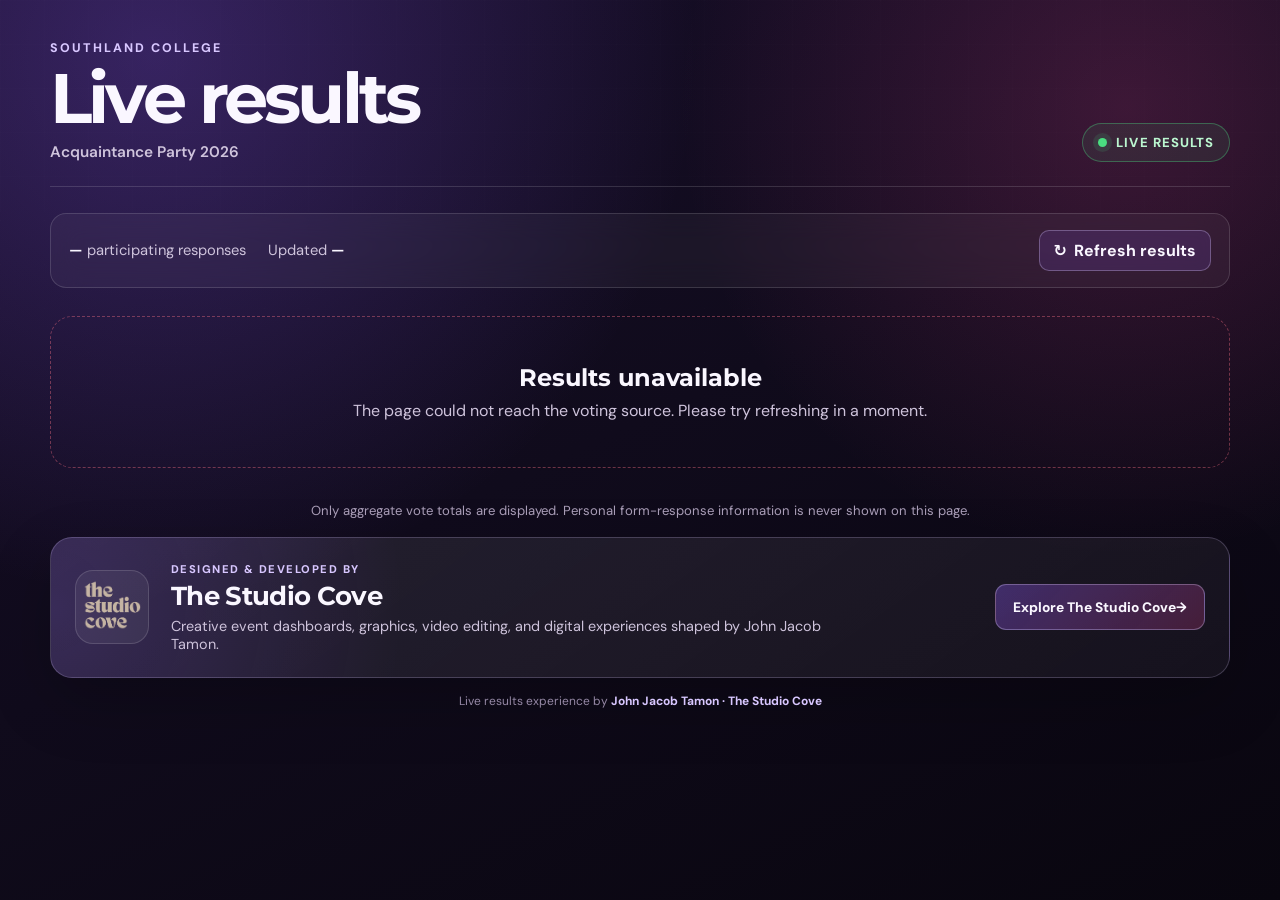
<file: acquaintance-voting.html>
<!DOCTYPE html>
<html lang="en">
<head>
    <meta charset="UTF-8">
    <meta name="viewport" content="width=device-width, initial-scale=1.0">
    <meta name="robots" content="noindex, nofollow">
    <title>Acquaintance Party 2026 | Voting Results</title>
    <meta name="description" content="Live voting results for the Southland College Acquaintance Party 2026.">
    <link rel="icon" href="favicon.ico" sizes="any">
    <link rel="preconnect" href="https://fonts.googleapis.com">
    <link rel="preconnect" href="https://fonts.gstatic.com" crossorigin>
    <link href="https://fonts.googleapis.com/css2?family=DM+Sans:wght@400;500;600;700;800&amp;family=Montserrat:wght@700;800;900&amp;display=swap" rel="stylesheet">
    <style>
        :root {
            color-scheme: dark;
            --bg: #100b1c;
            --panel: rgba(255, 255, 255, 0.075);
            --panel-strong: rgba(255, 255, 255, 0.11);
            --line: rgba(255, 255, 255, 0.14);
            --text: #faf7ff;
            --muted: #cfc4dc;
            --violet: #8b5cf6;
            --pink: #ec4899;
            --gold: #fbbf24;
            --success: #4ade80;
            --danger: #fb7185;
            --radius: 22px;
        }

        * { box-sizing: border-box; }

        html { min-height: 100%; }

        body {
            margin: 0;
            min-height: 100vh;
            color: var(--text);
            background:
                radial-gradient(circle at 12% 6%, rgba(139, 92, 246, 0.28), transparent 34rem),
                radial-gradient(circle at 88% 12%, rgba(236, 72, 153, 0.2), transparent 28rem),
                linear-gradient(155deg, #180e2a 0%, var(--bg) 48%, #09060f 100%);
            font-family: "DM Sans", system-ui, sans-serif;
        }

        body::before {
            content: "";
            position: fixed;
            inset: 0;
            pointer-events: none;
            opacity: 0.32;
            background-image:
                linear-gradient(rgba(255, 255, 255, 0.035) 1px, transparent 1px),
                linear-gradient(90deg, rgba(255, 255, 255, 0.035) 1px, transparent 1px);
            background-size: 44px 44px;
            mask-image: linear-gradient(to bottom, black, transparent 85%);
        }

        button { font: inherit; }

        .page-shell {
            position: relative;
            width: min(1180px, calc(100% - 32px));
            margin: 0 auto;
            padding: 40px 0 72px;
        }

        .event-header {
            display: grid;
            grid-template-columns: 1fr auto;
            gap: 28px;
            align-items: end;
            padding-bottom: 24px;
            border-bottom: 1px solid var(--line);
        }

        .event-header > div:first-child {
            animation: header-enter 650ms cubic-bezier(.16, 1, .3, 1) both;
        }

        .eyebrow {
            margin: 0 0 8px;
            color: #d8c7ff;
            font-size: 0.78rem;
            font-weight: 800;
            letter-spacing: 0.16em;
            text-transform: uppercase;
        }

        h1 {
            max-width: 820px;
            margin: 0;
            font-family: "Montserrat", sans-serif;
            font-size: clamp(2.15rem, 6vw, 4.35rem);
            line-height: 1;
            letter-spacing: -0.055em;
        }

        .subtitle {
            margin: 8px 0 0;
            color: var(--muted);
            font-size: 0.96rem;
            font-weight: 600;
        }

        .live-badge {
            display: inline-flex;
            align-items: center;
            gap: 9px;
            min-width: max-content;
            padding: 10px 15px;
            border: 1px solid rgba(74, 222, 128, 0.35);
            border-radius: 999px;
            color: #bbf7d0;
            background: rgba(74, 222, 128, 0.08);
            font-size: 0.82rem;
            font-weight: 800;
            letter-spacing: 0.08em;
            text-transform: uppercase;
            animation: badge-enter 600ms 120ms cubic-bezier(.16, 1, .3, 1) both;
        }

        .live-badge::before {
            content: "";
            width: 9px;
            height: 9px;
            border-radius: 50%;
            background: var(--success);
            box-shadow: 0 0 0 5px rgba(74, 222, 128, 0.12);
            animation: live-pulse 2s ease-out infinite;
        }

        .summary {
            display: flex;
            flex-wrap: wrap;
            gap: 14px;
            align-items: center;
            justify-content: space-between;
            margin: 26px 0 28px;
            padding: 16px 18px;
            border: 1px solid var(--line);
            border-radius: 16px;
            background: rgba(255, 255, 255, 0.045);
            backdrop-filter: blur(14px);
        }

        .summary-copy {
            display: flex;
            flex-wrap: wrap;
            gap: 9px 22px;
            color: var(--muted);
            font-size: 0.92rem;
        }

        .summary-copy strong { color: var(--text); }

        .refresh-button {
            padding: 9px 14px;
            border: 1px solid rgba(216, 199, 255, 0.32);
            border-radius: 10px;
            color: var(--text);
            background: rgba(139, 92, 246, 0.14);
            cursor: pointer;
            font-weight: 700;
            transition: background 160ms ease, transform 160ms ease;
        }

        .refresh-button:hover { background: rgba(139, 92, 246, 0.26); }
        .refresh-button:active { transform: translateY(1px); }
        .refresh-button:disabled { cursor: wait; opacity: 0.62; }

        .refresh-button::before {
            content: "↻";
            display: inline-block;
            margin-right: 7px;
            font-size: 1rem;
            line-height: 1;
        }

        .refresh-button:disabled::before { animation: spin 800ms linear infinite; }

        .summary strong.is-updating { animation: count-pop 480ms cubic-bezier(.16, 1, .3, 1); }

        .results-grid {
            display: grid;
            grid-template-columns: repeat(2, minmax(0, 1fr));
            gap: 20px;
        }

        .category-card {
            overflow: hidden;
            padding: 24px;
            border: 1px solid var(--line);
            border-radius: var(--radius);
            background: linear-gradient(155deg, var(--panel-strong), var(--panel));
            box-shadow: 0 28px 70px rgba(0, 0, 0, 0.2);
            backdrop-filter: blur(16px);
            animation: card-enter 620ms cubic-bezier(.16, 1, .3, 1) both;
            animation-delay: calc(var(--card-index, 0) * 90ms);
        }

        .category-card--featured {
            grid-column: 1 / -1;
            border-color: rgba(251, 191, 36, 0.42);
            background:
                radial-gradient(circle at 90% 0%, rgba(251, 191, 36, 0.14), transparent 24rem),
                linear-gradient(155deg, rgba(139, 92, 246, 0.2), var(--panel));
            box-shadow: 0 28px 80px rgba(0, 0, 0, 0.26), 0 0 0 1px rgba(251, 191, 36, 0.08);
        }

        .category-heading {
            display: flex;
            gap: 16px;
            align-items: baseline;
            justify-content: space-between;
            margin-bottom: 22px;
        }

        .category-heading h2 {
            margin: 0;
            font-family: "Montserrat", sans-serif;
            font-size: clamp(1.3rem, 3vw, 1.8rem);
            letter-spacing: -0.025em;
        }

        .category-title-group {
            display: flex;
            flex-wrap: wrap;
            gap: 10px;
            align-items: center;
        }

        .featured-label {
            display: inline-flex;
            padding: 5px 9px;
            border: 1px solid rgba(251, 191, 36, 0.38);
            border-radius: 999px;
            color: #fde68a;
            background: rgba(251, 191, 36, 0.1);
            font-size: 0.68rem;
            font-weight: 800;
            letter-spacing: 0.08em;
            text-transform: uppercase;
            background-size: 200% 100%;
            animation: label-glow 3s ease-in-out infinite;
        }

        .category-total {
            color: var(--muted);
            font-size: 0.86rem;
            white-space: nowrap;
        }

        .option-list {
            display: grid;
            gap: 17px;
            margin: 0;
            padding: 0;
            list-style: none;
        }

        .option-row {
            min-width: 0;
            animation: option-enter 500ms cubic-bezier(.16, 1, .3, 1) both;
            animation-delay: calc(160ms + (var(--row-index, 0) * 45ms));
        }

        .option-copy {
            display: grid;
            grid-template-columns: minmax(0, 1fr) auto;
            gap: 16px;
            align-items: baseline;
            margin-bottom: 7px;
        }

        .option-name {
            overflow: hidden;
            font-weight: 700;
            text-overflow: ellipsis;
            white-space: nowrap;
        }

        .option-result {
            color: var(--muted);
            font-size: 0.86rem;
            white-space: nowrap;
        }

        .option-result strong {
            color: var(--text);
            font-size: 0.98rem;
        }

        .bar-track {
            height: 9px;
            overflow: hidden;
            border-radius: 999px;
            background: rgba(255, 255, 255, 0.09);
        }

        .bar-fill {
            width: var(--bar-width, 0%);
            height: 100%;
            border-radius: inherit;
            background: linear-gradient(90deg, var(--violet), var(--pink));
            box-shadow: 0 0 20px rgba(139, 92, 246, 0.35);
            transform-origin: left;
            animation: grow-bar 900ms cubic-bezier(.16, 1, .3, 1) both;
            animation-delay: calc(220ms + (var(--row-index, 0) * 50ms));
        }

        .option-row:first-child .bar-fill {
            background: linear-gradient(90deg, var(--gold), #fb7185);
            box-shadow: 0 0 22px rgba(251, 191, 36, 0.28);
        }

        .state-panel {
            grid-column: 1 / -1;
            padding: 46px 24px;
            border: 1px dashed rgba(255, 255, 255, 0.22);
            border-radius: var(--radius);
            color: var(--muted);
            text-align: center;
        }

        .state-panel h2 {
            margin: 0 0 8px;
            color: var(--text);
            font-family: "Montserrat", sans-serif;
        }

        .state-panel p { margin: 0 auto; max-width: 620px; }
        .state-panel.error { border-color: rgba(251, 113, 133, 0.4); }

        .page-footer { margin-top: 34px; }

        .privacy-note {
            margin: 0 0 18px;
            color: #a99db7;
            font-size: 0.82rem;
            text-align: center;
        }

        .credit-card {
            display: grid;
            grid-template-columns: auto minmax(0, 1fr) auto;
            gap: 22px;
            align-items: center;
            padding: 24px;
            border: 1px solid rgba(216, 199, 255, 0.22);
            border-radius: var(--radius);
            background:
                radial-gradient(circle at 0% 50%, rgba(139, 92, 246, 0.2), transparent 22rem),
                linear-gradient(145deg, rgba(255, 255, 255, 0.085), rgba(255, 255, 255, 0.045));
            box-shadow: 0 24px 64px rgba(0, 0, 0, 0.2);
            text-align: left;
        }

        .credit-logo-link {
            display: grid;
            width: 74px;
            height: 74px;
            place-items: center;
            border: 1px solid rgba(255, 255, 255, 0.14);
            border-radius: 18px;
            background: rgba(255, 255, 255, 0.06);
        }

        .credit-logo {
            display: block;
            width: 58px;
            height: 58px;
            object-fit: contain;
        }

        .credit-eyebrow {
            margin: 0 0 3px;
            color: #d8c7ff;
            font-size: 0.7rem;
            font-weight: 800;
            letter-spacing: 0.13em;
            text-transform: uppercase;
        }

        .credit-copy h2 {
            margin: 0;
            font-family: "Montserrat", sans-serif;
            font-size: clamp(1.25rem, 3vw, 1.65rem);
            letter-spacing: -0.025em;
        }

        .credit-description {
            max-width: 650px;
            margin: 5px 0 0;
            color: var(--muted);
            font-size: 0.9rem;
        }

        .credit-cta {
            display: inline-flex;
            align-items: center;
            justify-content: center;
            min-height: 46px;
            padding: 11px 17px;
            border: 1px solid rgba(216, 199, 255, 0.34);
            border-radius: 11px;
            color: var(--text);
            background: linear-gradient(135deg, rgba(139, 92, 246, 0.34), rgba(236, 72, 153, 0.22));
            font-size: 0.86rem;
            font-weight: 800;
            text-decoration: none;
            white-space: nowrap;
            transition: border-color 160ms ease, transform 160ms ease;
        }

        .credit-cta:hover {
            border-color: rgba(216, 199, 255, 0.68);
            transform: translateY(-2px);
        }

        .creator-credit {
            margin: 15px 0 0;
            color: #9588a5;
            font-size: 0.75rem;
            text-align: center;
        }

        .creator-credit a {
            color: #d8c7ff;
            font-weight: 700;
            text-decoration: none;
        }

        .creator-credit a:hover { text-decoration: underline; }

        @keyframes header-enter {
            from { opacity: 0; transform: translateY(18px); }
            to { opacity: 1; transform: translateY(0); }
        }

        @keyframes badge-enter {
            from { opacity: 0; transform: translateX(14px); }
            to { opacity: 1; transform: translateX(0); }
        }

        @keyframes live-pulse {
            0%, 45% { box-shadow: 0 0 0 5px rgba(74, 222, 128, 0.12); }
            75%, 100% { box-shadow: 0 0 0 12px rgba(74, 222, 128, 0); }
        }

        @keyframes card-enter {
            from { opacity: 0; transform: translateY(22px) scale(0.985); }
            to { opacity: 1; transform: translateY(0) scale(1); }
        }

        @keyframes option-enter {
            from { opacity: 0; transform: translateX(-10px); }
            to { opacity: 1; transform: translateX(0); }
        }

        @keyframes grow-bar {
            from { transform: scaleX(0); filter: brightness(1.4); }
            to { transform: scaleX(1); filter: brightness(1); }
        }

        @keyframes label-glow {
            0%, 100% { box-shadow: 0 0 0 rgba(251, 191, 36, 0); }
            50% { box-shadow: 0 0 18px rgba(251, 191, 36, 0.16); }
        }

        @keyframes count-pop {
            0% { opacity: 0.4; transform: translateY(4px); }
            65% { transform: translateY(-2px) scale(1.06); }
            100% { opacity: 1; transform: translateY(0) scale(1); }
        }

        @keyframes spin { to { transform: rotate(1turn); } }

        @media (max-width: 760px) {
            .page-shell { padding-top: 34px; }
            .event-header { grid-template-columns: 1fr; align-items: start; }
            .results-grid { grid-template-columns: 1fr; }
            .category-card--featured { grid-column: auto; }
            .credit-card { grid-template-columns: auto minmax(0, 1fr); }
            .credit-cta { grid-column: 1 / -1; }
        }

        @media (max-width: 460px) {
            .credit-card { grid-template-columns: 1fr; text-align: center; }
            .credit-logo-link { margin: 0 auto; }
            .credit-cta { grid-column: auto; }
        }

        @media (prefers-reduced-motion: reduce) {
            *, *::before, *::after {
                scroll-behavior: auto !important;
                transition: none !important;
                animation: none !important;
            }
        }
    </style>
</head>
<body>
    <main class="page-shell">
        <header class="event-header">
            <div>
                <p class="eyebrow">Southland College</p>
                <h1>Live results</h1>
                <p class="subtitle">Acquaintance Party 2026</p>
            </div>
            <div class="live-badge" id="live-badge">Live results</div>
        </header>

        <section class="summary" aria-label="Voting summary">
            <div class="summary-copy">
                <span><strong id="response-count">—</strong> participating responses</span>
                <span>Updated <strong id="updated-time">—</strong></span>
            </div>
            <button class="refresh-button" id="refresh-button" type="button">Refresh results</button>
        </section>

        <section class="results-grid" id="results" aria-live="polite" aria-busy="true">
            <div class="state-panel">
                <h2>Loading results…</h2>
                <p>Getting the latest totals from the official response sheet.</p>
            </div>
        </section>

        <footer class="page-footer">
            <p class="privacy-note">Only aggregate vote totals are displayed. Personal form-response information is never shown on this page.</p>
            <div class="credit-card">
                <a class="credit-logo-link" href="/" aria-label="Visit The Studio Cove portfolio">
                    <img class="credit-logo" src="the-studio-cove-logo-john-jacob-tamon.png" alt="The Studio Cove logo">
                </a>
                <div class="credit-copy">
                    <p class="credit-eyebrow">Designed &amp; developed by</p>
                    <h2>The Studio Cove</h2>
                    <p class="credit-description">Creative event dashboards, graphics, video editing, and digital experiences shaped by John Jacob Tamon.</p>
                </div>
                <a class="credit-cta" href="/">Explore The Studio Cove <span aria-hidden="true">→</span></a>
            </div>
            <p class="creator-credit">Live results experience by <a href="/">John Jacob Tamon · The Studio Cove</a></p>
        </footer>
    </main>

    <script>
        // This read-only endpoint remains available after the Google Form stops accepting responses.
        const RESULTS_API_URL = "https://script.google.com/macros/s/AKfycbyng-ftFOT2OsuEIpKf9MAMeqkXA8W4ngosFOmEks7NLyz4kT1vCEHsPVqOGMO6ZtnE/exec";
        const AUTO_REFRESH_MS = 30_000;

        const resultsElement = document.querySelector("#results");
        const responseCountElement = document.querySelector("#response-count");
        const updatedTimeElement = document.querySelector("#updated-time");
        const refreshButton = document.querySelector("#refresh-button");
        const liveBadge = document.querySelector("#live-badge");

        function escapeHtml(value) {
            return String(value)
                .replaceAll("&", "&amp;")
                .replaceAll("<", "&lt;")
                .replaceAll(">", "&gt;")
                .replaceAll('"', "&quot;")
                .replaceAll("'", "&#039;");
        }

        function renderState(title, message, isError = false) {
            resultsElement.innerHTML = `
                <div class="state-panel${isError ? " error" : ""}">
                    <h2>${escapeHtml(title)}</h2>
                    <p>${escapeHtml(message)}</p>
                </div>`;
        }

        function renderCategories(categories) {
            if (!Array.isArray(categories) || categories.length === 0) {
                renderState("No votes yet", "Results will appear here after the first valid response.");
                return;
            }

            const orderedCategories = [...categories].sort((a, b) => {
                const aIsTheme = String(a.name).toLowerCase() === "theme";
                const bIsTheme = String(b.name).toLowerCase() === "theme";
                return Number(bIsTheme) - Number(aIsTheme);
            });

            resultsElement.innerHTML = orderedCategories.map((category, categoryIndex) => {
                const options = Array.isArray(category.options) ? category.options : [];
                const isFeatured = String(category.name).toLowerCase() === "theme";
                const optionRows = options.map((option, optionIndex) => {
                    const barWidth = Math.max(0, Math.min(100, Number(option.percent)));
                    return `
                    <li class="option-row" style="--row-index: ${optionIndex}">
                        <div class="option-copy">
                            <span class="option-name" title="${escapeHtml(option.name)}">${escapeHtml(option.name)}</span>
                            <span class="option-result"><strong>${Number(option.count).toLocaleString()}</strong> · ${Number(option.percent).toFixed(1)}%</span>
                        </div>
                        <div class="bar-track" role="img" aria-label="${escapeHtml(option.name)}: ${Number(option.percent).toFixed(1)} percent">
                            <div class="bar-fill" style="--bar-width: ${barWidth}%; --row-index: ${optionIndex}"></div>
                        </div>
                    </li>`;
                }).join("");

                return `
                    <article class="category-card${isFeatured ? " category-card--featured" : ""}" style="--card-index: ${categoryIndex}">
                        <div class="category-heading">
                            <div class="category-title-group">
                                <h2>${escapeHtml(category.name)}</h2>
                                ${isFeatured ? '<span class="featured-label">Featured vote</span>' : ""}
                            </div>
                            <span class="category-total">${Number(category.totalVotes).toLocaleString()} votes</span>
                        </div>
                        <ol class="option-list">${optionRows}</ol>
                    </article>`;
            }).join("");
        }

        async function loadResults() {
            if (!RESULTS_API_URL) {
                renderState(
                    "Live results disabled",
                    "This page is no longer connected to a spreadsheet or voting-results service."
                );
                liveBadge.textContent = "Connection disabled";
                responseCountElement.textContent = "—";
                updatedTimeElement.textContent = "—";
                resultsElement.setAttribute("aria-busy", "false");
                return;
            }

            refreshButton.disabled = true;
            refreshButton.textContent = "Refreshing…";
            resultsElement.setAttribute("aria-busy", "true");

            try {
                const requestUrl = `${RESULTS_API_URL}?t=${Date.now()}`;
                const response = await fetch(requestUrl, { method: "GET", redirect: "follow" });
                if (!response.ok) throw new Error(`Request failed (${response.status})`);

                const data = await response.json();
                if (data.error) throw new Error(data.error);

                if (data.resultsVisible === false) {
                    liveBadge.textContent = "Results hidden";
                    renderState("Voting is in progress", data.message || "Results will be published after voting closes.");
                    responseCountElement.textContent = "—";
                } else {
                    liveBadge.textContent = "Live results";
                    renderCategories(data.categories);
                    responseCountElement.textContent = Number(data.totalResponses || 0).toLocaleString();
                    responseCountElement.classList.remove("is-updating");
                    void responseCountElement.offsetWidth;
                    responseCountElement.classList.add("is-updating");
                }

                const updatedAt = data.updatedAt ? new Date(data.updatedAt) : new Date();
                updatedTimeElement.textContent = updatedAt.toLocaleTimeString([], { hour: "numeric", minute: "2-digit" });
                updatedTimeElement.classList.remove("is-updating");
                void updatedTimeElement.offsetWidth;
                updatedTimeElement.classList.add("is-updating");
            } catch (error) {
                console.error(error);
                renderState("Results unavailable", "The page could not reach the voting source. Please try refreshing in a moment.", true);
            } finally {
                refreshButton.disabled = false;
                refreshButton.textContent = "Refresh results";
                resultsElement.setAttribute("aria-busy", "false");
            }
        }

        refreshButton.addEventListener("click", loadResults);
        loadResults();
        window.setInterval(loadResults, AUTO_REFRESH_MS);
    </script>
</body>
</html>
</file>
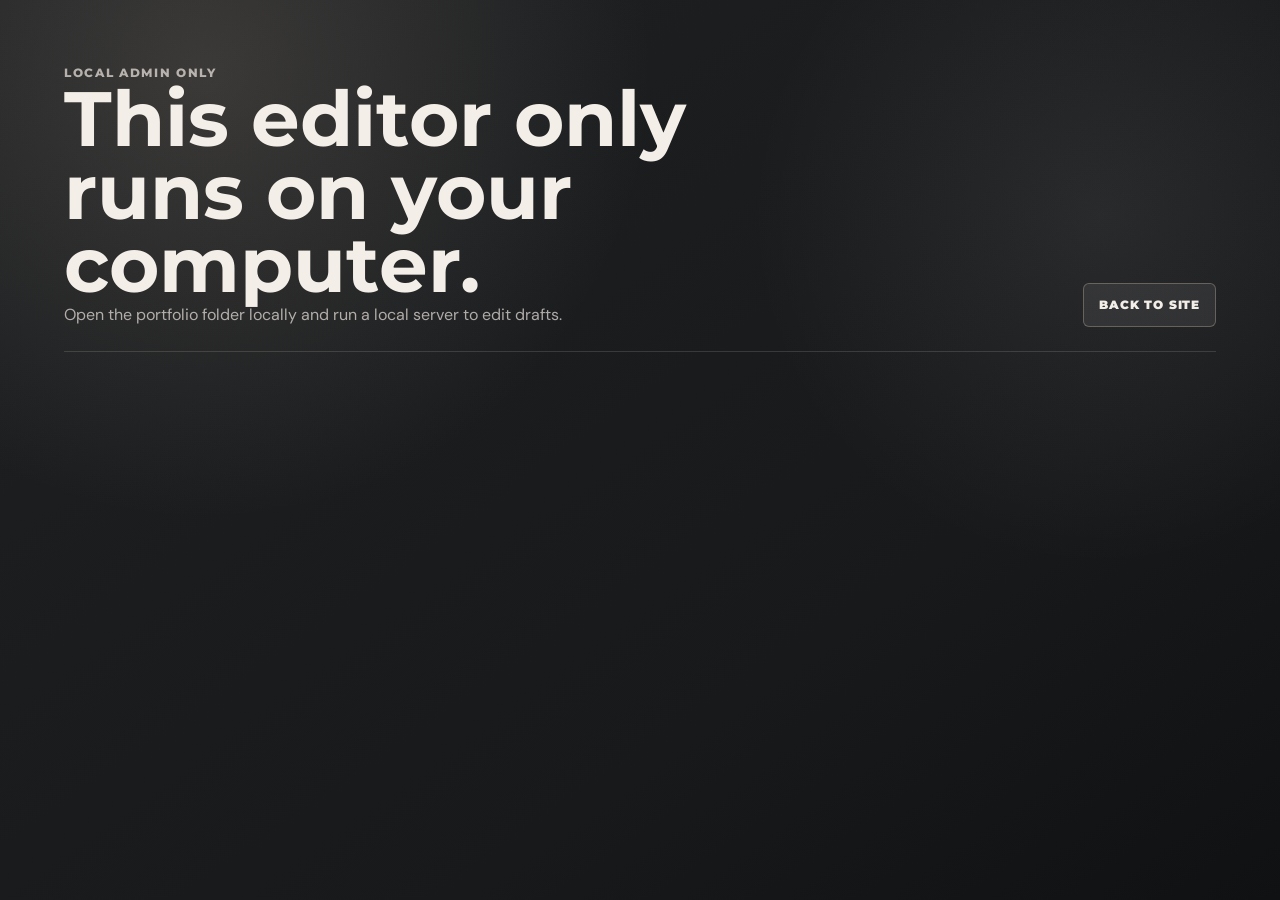
<file: admin.html>
<!DOCTYPE html>
<html lang="en">
<head>
    <meta name="robots" content="noindex, nofollow">
    <meta charset="UTF-8">
    <meta name="viewport" content="width=device-width, initial-scale=1.0">
    <title>The Studio Cove | Admin</title>
    <meta name="robots" content="noindex, nofollow">
    <link rel="icon" href="favicon.ico" sizes="any">
    <link rel="icon" type="image/png" href="favicon.png">
    <link rel="preconnect" href="https://fonts.googleapis.com">
    <link rel="preconnect" href="https://fonts.gstatic.com" crossorigin>
    <link href="https://fonts.googleapis.com/css2?family=DM+Sans:wght@400;500;700;800;900&amp;family=Montserrat:wght@600;700;800;900&amp;display=swap" rel="stylesheet">
    <link rel="stylesheet" href="style.css">
    <style>
        body {
            min-height: 100vh;
        }

        .admin-shell {
            display: grid;
            gap: 28px;
            padding: clamp(22px, 5vw, 64px);
        }

        .admin-header {
            display: flex;
            align-items: end;
            justify-content: space-between;
            gap: 22px;
            padding-bottom: 24px;
            border-bottom: 1px solid var(--line);
        }

        .admin-header h1 {
            max-width: 780px;
            color: var(--light);
            font-family: "Montserrat", "DM Sans", "Segoe UI", Arial, sans-serif;
            font-size: clamp(2.2rem, 6vw, 4.8rem);
            line-height: 0.95;
        }

        .admin-header p,
        .admin-note,
        .field-group p,
        .admin-status {
            color: rgba(244, 238, 232, 0.68);
        }

        .admin-actions {
            display: flex;
            flex-wrap: wrap;
            gap: 10px;
            justify-content: flex-end;
        }

        .admin-button {
            display: inline-flex;
            min-height: 44px;
            align-items: center;
            justify-content: center;
            padding: 10px 15px;
            color: var(--light);
            border: 1px solid rgba(197, 180, 163, 0.36);
            border-radius: 6px;
            background: rgba(244, 238, 232, 0.075);
            cursor: pointer;
            font-family: "Montserrat", "DM Sans", "Segoe UI", Arial, sans-serif;
            font-size: 0.74rem;
            font-weight: 900;
            letter-spacing: 0.07em;
            text-decoration: none;
            text-transform: uppercase;
        }

        .admin-button:hover {
            border-color: rgba(197, 180, 163, 0.72);
        }

        .admin-button-primary {
            color: var(--ink);
            background: var(--sage);
        }

        .admin-layout {
            display: grid;
            grid-template-columns: minmax(0, 1fr) minmax(280px, 0.38fr);
            gap: 22px;
            align-items: start;
        }

        .editor-panel,
        .admin-side {
            border: 1px solid var(--line);
            border-radius: 8px;
            background: var(--panel);
        }

        .editor-panel {
            display: grid;
            gap: 1px;
            overflow: hidden;
            background: var(--line);
        }

        .field-group {
            display: grid;
            gap: 18px;
            padding: clamp(20px, 3vw, 30px);
            background: rgba(30, 32, 34, 0.86);
        }

        .field-group h2 {
            color: var(--light);
            font-family: "Montserrat", "DM Sans", "Segoe UI", Arial, sans-serif;
            font-size: 1.15rem;
        }

        .field-list {
            display: grid;
            gap: 14px;
        }

        .admin-field {
            display: grid;
            gap: 8px;
        }

        .admin-field label {
            color: var(--sage);
            font-family: "Montserrat", "DM Sans", "Segoe UI", Arial, sans-serif;
            font-size: 0.72rem;
            font-weight: 900;
            letter-spacing: 0.12em;
            text-transform: uppercase;
        }

        .admin-field input,
        .admin-field textarea {
            width: 100%;
            color: var(--light);
            border: 1px solid rgba(244, 238, 232, 0.16);
            border-radius: 6px;
            background: rgba(244, 238, 232, 0.07);
            font: inherit;
            outline: 0;
            padding: 12px 14px;
        }

        .admin-field textarea {
            min-height: 116px;
            resize: vertical;
        }

        .admin-field input:focus,
        .admin-field textarea:focus {
            border-color: rgba(197, 180, 163, 0.72);
        }

        .admin-side {
            position: sticky;
            top: 24px;
            display: grid;
            gap: 18px;
            padding: 22px;
        }

        .admin-side h2 {
            color: var(--light);
            font-family: "Montserrat", "DM Sans", "Segoe UI", Arial, sans-serif;
            font-size: 1rem;
        }

        .admin-note {
            padding: 14px;
            border: 1px solid rgba(197, 180, 163, 0.2);
            border-radius: 6px;
            background: rgba(244, 238, 232, 0.055);
            font-size: 0.94rem;
        }

        .admin-status {
            min-height: 24px;
            font-size: 0.92rem;
        }

        .admin-file-input {
            display: none;
        }

        @media (max-width: 900px) {
            .admin-header,
            .admin-layout {
                grid-template-columns: 1fr;
            }

            .admin-header {
                align-items: start;
                flex-direction: column;
            }

            .admin-actions {
                justify-content: flex-start;
            }

            .admin-side {
                position: static;
            }
        }
    </style>
</head>
<body>
    <main class="admin-shell">
        <header class="admin-header">
            <div>
                <p class="eyebrow">The Studio Cove</p>
                <h1>Admin Content Editor</h1>
            </div>
            <div class="admin-actions">
                <a class="admin-button" href="index.html">View Site</a>
                <button class="admin-button admin-button-primary" type="button" id="saveContent">Save Draft</button>
            </div>
        </header>

        <section class="admin-layout">
            <form class="editor-panel" id="contentForm">
                <section class="field-group">
                    <div>
                        <h2>Studio Intro</h2>
                        <p>Edit the first section shown at the top of the site.</p>
                    </div>
                    <div class="field-list">
                        <div class="admin-field">
                            <label for="studio-kicker">Kicker</label>
                            <input id="studio-kicker" name="studio.kicker" type="text">
                        </div>
                        <div class="admin-field">
                            <label for="studio-title">Title</label>
                            <textarea id="studio-title" name="studio.title"></textarea>
                        </div>
                        <div class="admin-field">
                            <label for="studio-description1">Description 1</label>
                            <textarea id="studio-description1" name="studio.description1"></textarea>
                        </div>
                        <div class="admin-field">
                            <label for="studio-description2">Description 2</label>
                            <textarea id="studio-description2" name="studio.description2"></textarea>
                        </div>
                    </div>
                </section>

                <section class="field-group">
                    <div>
                        <h2>Hero</h2>
                        <p>Edit the name, role, and short bio area.</p>
                    </div>
                    <div class="field-list">
                        <div class="admin-field">
                            <label for="hero-kicker">Kicker</label>
                            <input id="hero-kicker" name="hero.kicker" type="text">
                        </div>
                        <div class="admin-field">
                            <label for="hero-name">Name</label>
                            <input id="hero-name" name="hero.name" type="text">
                        </div>
                        <div class="admin-field">
                            <label for="hero-role">Role Line</label>
                            <input id="hero-role" name="hero.role" type="text">
                        </div>
                        <div class="admin-field">
                            <label for="hero-description">Description</label>
                            <textarea id="hero-description" name="hero.description"></textarea>
                        </div>
                    </div>
                </section>

                <section class="field-group">
                    <div>
                        <h2>Page Text</h2>
                        <p>Edit the main portfolio copy.</p>
                    </div>
                    <div class="field-list">
                        <div class="admin-field">
                            <label for="skills-title">Skills Title</label>
                            <input id="skills-title" name="skills.title" type="text">
                        </div>
                        <div class="admin-field">
                            <label for="skills-description">Skills Description</label>
                            <textarea id="skills-description" name="skills.description"></textarea>
                        </div>
                        <div class="admin-field">
                            <label for="samples-title">Samples Title</label>
                            <input id="samples-title" name="samples.title" type="text">
                        </div>
                        <div class="admin-field">
                            <label for="samples-description">Samples Description</label>
                            <textarea id="samples-description" name="samples.description"></textarea>
                        </div>
                    </div>
                </section>

                <section class="field-group">
                    <div>
                        <h2>Contact</h2>
                        <p>Edit the footer contact details.</p>
                    </div>
                    <div class="field-list">
                        <div class="admin-field">
                            <label for="contact-title">Contact Title</label>
                            <input id="contact-title" name="contact.title" type="text">
                        </div>
                        <div class="admin-field">
                            <label for="contact-description">Contact Description</label>
                            <textarea id="contact-description" name="contact.description"></textarea>
                        </div>
                        <div class="admin-field">
                            <label for="contact-email">Email</label>
                            <input id="contact-email" name="contact.email" type="email">
                        </div>
                        <div class="admin-field">
                            <label for="contact-phone">Phone</label>
                            <input id="contact-phone" name="contact.phone" type="text">
                        </div>
                        <div class="admin-field">
                            <label for="contact-location">Location</label>
                            <input id="contact-location" name="contact.location" type="text">
                        </div>
                    </div>
                </section>
            </form>

            <aside class="admin-side">
                <h2>Publish Workflow</h2>
                <p class="admin-note">This admin is local-only. Save Draft updates this browser immediately. Export JSON when you want to copy the same changes into <strong>data/site-content.json</strong> before publishing.</p>
                <div class="admin-actions">
                    <button class="admin-button" type="button" id="exportContent">Export JSON</button>
                    <button class="admin-button" type="button" id="importContent">Import JSON</button>
                    <button class="admin-button" type="button" id="resetContent">Reset Draft</button>
                </div>
                <input class="admin-file-input" id="contentFile" type="file" accept="application/json">
                <p class="admin-status" id="adminStatus" role="status"></p>
            </aside>
        </section>
    </main>

    <script>
        const CONTENT_STORAGE_KEY = "studio-cove-content";
        const allowedAdminHosts = ["", "localhost", "127.0.0.1", "::1"];
        const isLocalAdmin = location.protocol === "file:" || allowedAdminHosts.includes(location.hostname);

        if (!isLocalAdmin) {
            document.body.innerHTML = `
                <main class="admin-shell">
                    <section class="admin-header">
                        <div>
                            <p class="eyebrow">Local Admin Only</p>
                            <h1>This editor only runs on your computer.</h1>
                            <p>Open the portfolio folder locally and run a local server to edit drafts.</p>
                        </div>
                        <a class="admin-button" href="index.html">Back to Site</a>
                    </section>
                </main>
            `;
            throw new Error("Admin editor is local-only.");
        }

        const form = document.querySelector("#contentForm");
        const statusText = document.querySelector("#adminStatus");
        const contentFile = document.querySelector("#contentFile");

        const setStatus = (message) => {
            statusText.textContent = message;
        };

        const collectFormContent = () => {
            const content = {};
            new FormData(form).forEach((value, key) => {
                content[key] = value;
            });
            return content;
        };

        const fillForm = (content) => {
            form.querySelectorAll("[name]").forEach((field) => {
                field.value = content[field.name] || "";
            });
        };

        const removeStaleSavedContent = (savedContent) => {
            const staleValues = {
                "skills.kicker": "Section 2",
                "skills.title": "My Skills and Experience",
                "samples.kicker": "Portfolio Samples",
                "samples.title": "Sample Works",
                "contact.kicker": "Section 7",
                "contact.title": "Get in Touch",
                "contact.location": "Brgy. Isio, Cauayan, Negros Occidental",
                "studio.description1": "The Studio Cove is my creative workspace for multimedia production. A cove is a sheltered place where rough waters calm down, so the name represents how I bring raw ideas into a focused space and shape them into clean, polished digital work.",
                "hero.description": "I create multimedia assets, manage social content, edit videos, and support digital production workflows through The Studio Cove.",
                "samples.description": "Video edits, graphics, photography, and production support from The Studio Cove.",
                "contact.description": "For video editing, graphics, photography, social media support, or technical production help, reach me here."
            };

            let changed = false;
            Object.entries(staleValues).forEach(([key, value]) => {
                if (savedContent[key] === value) {
                    delete savedContent[key];
                    changed = true;
                }
            });

            if (changed) {
                localStorage.setItem(CONTENT_STORAGE_KEY, JSON.stringify(savedContent));
            }

            return savedContent;
        };

        const loadContent = async () => {
            const response = await fetch("data/site-content.json", { cache: "no-store" });
            const content = response.ok ? await response.json() : {};
            const savedContent = removeStaleSavedContent(JSON.parse(localStorage.getItem(CONTENT_STORAGE_KEY) || "{}"));
            fillForm({ ...content, ...savedContent });
        };

        document.querySelector("#saveContent").addEventListener("click", () => {
            localStorage.setItem(CONTENT_STORAGE_KEY, JSON.stringify(collectFormContent()));
            setStatus("Draft saved in this browser. Open the site to preview it.");
        });

        document.querySelector("#exportContent").addEventListener("click", () => {
            const blob = new Blob([JSON.stringify(collectFormContent(), null, 2)], { type: "application/json" });
            const link = document.createElement("a");
            link.href = URL.createObjectURL(blob);
            link.download = "site-content.json";
            link.click();
            URL.revokeObjectURL(link.href);
            setStatus("JSON exported.");
        });

        document.querySelector("#importContent").addEventListener("click", () => {
            contentFile.click();
        });

        contentFile.addEventListener("change", async () => {
            const [file] = contentFile.files;
            if (!file) return;

            try {
                const content = JSON.parse(await file.text());
                fillForm(content);
                localStorage.setItem(CONTENT_STORAGE_KEY, JSON.stringify(content));
                setStatus("JSON imported and saved as draft.");
            } catch (error) {
                setStatus("That file could not be imported.");
            }
        });

        document.querySelector("#resetContent").addEventListener("click", async () => {
            localStorage.removeItem(CONTENT_STORAGE_KEY);
            await loadContent();
            setStatus("Draft reset to the published content file.");
        });

        loadContent().catch(() => {
            setStatus("Content file could not be loaded.");
        });
    </script>
</body>
</html>
</file>
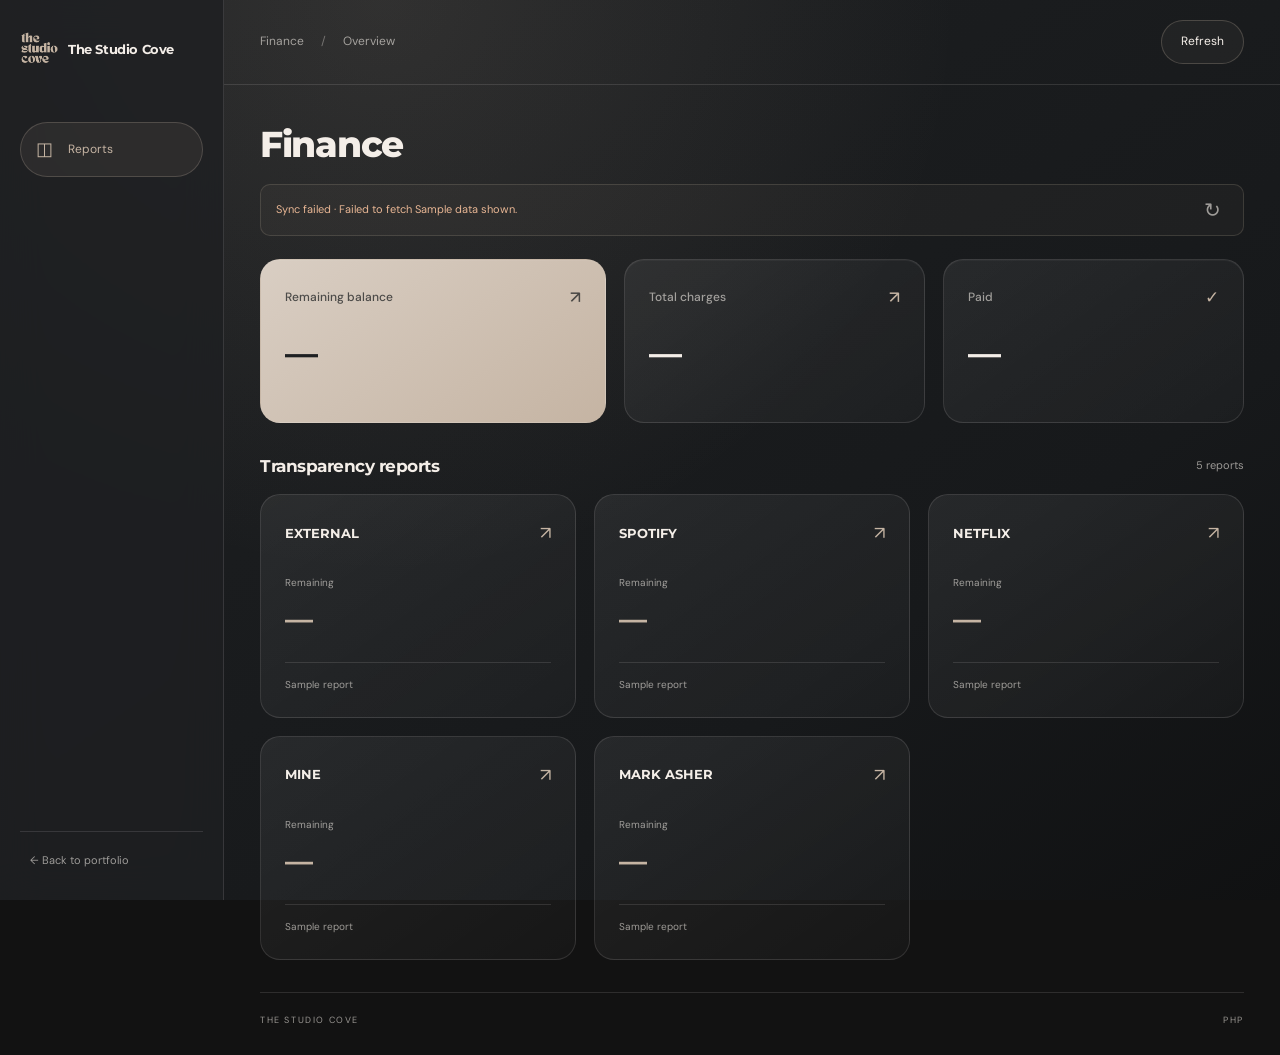
<file: finance.html>
<!doctype html>
<html lang="en">
<head>
  <meta charset="utf-8"><meta name="viewport" content="width=device-width, initial-scale=1">
  <meta name="robots" content="noindex,nofollow"><meta name="theme-color" content="#1e2022">
  <title>Finance | The Studio Cove</title>
  <link rel="icon" href="favicon.ico"><link rel="stylesheet" href="finance.css">
  <script src="finance.js" defer></script>
</head>
<body>
  <a class="skip" href="#main">Skip to balance</a>
  <aside class="sidebar">
    <a class="brand" href="index.html"><img src="the-studio-cove-logo-john-jacob-tamon.png" alt=""><span>The Studio Cove</span></a>
    <nav aria-label="Finance navigation">
      <a class="nav-item active" href="finance.html"><span aria-hidden="true">◫</span> Reports</a>
      <div id="report-nav">
      <a class="nav-item" href="#expenses"><span aria-hidden="true">↗</span> Expenses</a>
      <a class="nav-item" href="#payments"><span aria-hidden="true">↙</span> Payments</a>
      <a class="nav-item" href="#installments"><span aria-hidden="true">◷</span> Installments</a>
      </div>
    </nav>
    <a class="sidebar-footer" href="index.html">← Back to portfolio</a>
  </aside>
  <div class="workspace">
  <header class="topbar">
    <a class="brand" href="index.html"><img src="the-studio-cove-logo-john-jacob-tamon.png" alt=""><span>The Studio Cove</span></a>
    <span class="breadcrumb">Finance <span>/</span> Overview</span>
    <button id="connect" class="button subtle">Refresh</button>
  </header>
  <main id="main">
    <div class="account-heading">
      <div><a id="back-reports" class="back-reports" href="finance.html" hidden>← All reports</a><h1 id="page-title">Finance</h1></div>
      <div id="account-actions" class="account-actions" hidden><select id="account" aria-label="Financial sheet"></select><button id="share" class="icon-button" aria-label="Copy this sheet’s link" title="Copy sheet link">⧉</button></div>
    </div>
    <div id="notice" role="status" class="notice" hidden></div>
    <div class="status-row"><div class="source-bar"><span id="source-status" role="status" aria-live="polite">Sample data · Not connected</span><span id="updated"></span></div><button id="refresh" class="icon-button" aria-label="Refresh balances" title="Refresh">↻</button></div>
    <div id="report-filters" class="report-filters" hidden>
      <label for="person-filter">Person<select id="person-filter"><option value="All">All people</option></select></label>
      <label for="month-filter">Month<select id="month-filter"><option value="All">All months</option></select></label>
      <button id="reset-filters" class="filter-reset" type="button" hidden>Clear filters</button>
    </div>
    <p id="filter-note" class="filter-note" role="status" hidden></p>
    <section class="overview" aria-label="Balance summary">
      <article class="summary-card remaining"><h2>Remaining balance <span aria-hidden="true">↗</span></h2><div id="balance" class="big-number">—</div><p id="balance-caption" hidden></p></article>
      <article class="summary-card"><h2>Total charges <span aria-hidden="true">↗</span></h2><div id="charges" class="stat-number">—</div></article>
      <article class="summary-card"><h2>Paid <span aria-hidden="true">✓</span></h2><div id="paid" class="stat-number">—</div></article>
    </section>
    <section id="reports-home" aria-labelledby="reports-title"><div class="details-heading"><h2 id="reports-title">Transparency reports</h2><span id="report-count" class="report-count"></span></div><div id="report-cards" class="report-grid"></div></section>
    <div id="report-heading" class="details-heading" hidden><h2>Transactions</h2><input id="search" type="search" placeholder="Search" aria-label="Search expenses and payments"></div>
    <section id="report-details" class="details-list" aria-label="Account details" hidden>
      <section id="expenses" class="panel expenses" aria-labelledby="expenses-title"><div class="panel-heading"><h3 id="expenses-title">Charges</h3><small id="expense-count"></small></div><div class="detail-body"><div class="table-scroll"><table><thead><tr><th>Item</th><th>Group</th><th>Status</th><th class="numeric">Amount</th></tr></thead><tbody id="expense-rows"></tbody></table></div></div><div class="panel-total"><span>Total</span><strong id="expense-total"></strong></div></section>
      <section id="payments" class="panel payments" aria-labelledby="payments-title"><div class="panel-heading"><h3 id="payments-title">Payments</h3><small id="payment-count"></small></div><div id="payment-list" class="detail-body"></div><div class="panel-total"><span>Total paid</span><strong id="payment-total"></strong></div></section>
      <section id="installments" class="panel installments" aria-labelledby="installments-title"><div class="panel-heading"><div><h3 id="installments-title">Installments</h3><span class="separate">Separate balance</span></div><small id="plan-count"></small></div><div id="plans" class="detail-body"></div></section>
    </section>
    <p id="share-status" class="share-status" role="status" aria-live="polite"></p>
    <footer>THE STUDIO COVE <span>PHP</span></footer>
  </main>
  </div>
</body>
</html>
</file>
<file: style.css>
* {
    box-sizing: border-box;
    margin: 0;
    padding: 0;
}

:root {
    --abyss: #1e2022;
    --abyss-soft: #2a2c2f;
    --light: #f4eee8;
    --sage: #c5b4a3;
    --mist: #d9cec3;
    --ink: #1e2022;
    --line: rgba(244, 238, 232, 0.14);
    --panel: rgba(244, 238, 232, 0.065);
    --panel-strong: rgba(244, 238, 232, 0.105);
    --shadow: 0 24px 80px rgba(0, 0, 0, 0.34);
    --shadow-soft: 0 16px 48px rgba(0, 0, 0, 0.22);
    --shadow-lift: 0 26px 72px rgba(0, 0, 0, 0.36);
    --radius: 10px;
    --radius-sm: 7px;
    --content-max: 1480px;
    --nav-height: 75px;
    --transition: 180ms ease;
}

html {
    max-width: 100%;
    overflow-x: clip;
    scroll-padding-top: 96px;
    scroll-behavior: smooth;
}

body {
    position: relative;
    max-width: 100%;
    min-height: 100vh;
    overflow-x: clip;
    color: var(--light);
    background:
        radial-gradient(circle at 16% 8%, rgba(197, 180, 163, 0.18), transparent 28rem),
        radial-gradient(circle at 86% 24%, rgba(244, 238, 232, 0.075), transparent 22rem),
        linear-gradient(145deg, var(--abyss), #17191b 68%, #101112);
    font-family: "DM Sans", "Segoe UI", Arial, sans-serif;
    line-height: 1.6;
}

body.modal-open {
    overflow: hidden;
}

.particle-canvas {
    position: fixed;
    inset: 0;
    z-index: 0;
    width: 100%;
    height: 100%;
    opacity: 0.48;
    pointer-events: none;
}

.skip-link,
.navbar,
main,
.site-footer,
.image-modal {
    position: relative;
}

.skip-link,
.navbar,
main,
.site-footer {
    z-index: 1;
}

a {
    color: inherit;
}

img,
iframe {
    max-width: 100%;
}

button,
a {
    -webkit-tap-highlight-color: transparent;
}

button:focus-visible,
a:focus-visible,
.image-preview:focus-visible {
    outline: 2px solid var(--sage);
    outline-offset: 4px;
}

.skip-link {
    position: fixed;
    top: 14px;
    left: 14px;
    z-index: 2000;
    padding: 10px 14px;
    color: var(--ink);
    border-radius: var(--radius-sm);
    background: var(--light);
    font-weight: 900;
    text-decoration: none;
    transform: translateY(-140%);
    transition: transform var(--transition);
}

.skip-link:focus {
    transform: translateY(0);
}

.navbar {
    position: sticky;
    top: 0;
    z-index: 10;
    display: flex;
    align-items: center;
    justify-content: space-between;
    gap: 24px;
    padding: 10px clamp(20px, 6vw, 88px);
    background: rgba(30, 32, 34, 0.86);
    border-bottom: 1px solid var(--line);
    backdrop-filter: blur(18px);
    box-shadow: 0 8px 34px rgba(0, 0, 0, 0.12);
}

.brand {
    display: inline-flex;
    align-items: center;
    gap: 12px;
    text-decoration: none;
}

.brand-logo {
    display: block;
    width: 54px;
    height: 54px;
    object-fit: contain;
    object-position: left center;
}

.brand-wordmark {
    color: var(--light);
    font-family: "Montserrat", "DM Sans", "Segoe UI", Arial, sans-serif;
    font-size: .9rem;
    font-weight: 800;
    letter-spacing: -.01em;
}

.nav-toggle {
    display: inline-flex;
    min-width: 102px;
    height: 42px;
    align-items: center;
    justify-content: center;
    gap: 10px;
    padding: 0 16px;
    color: var(--light);
    border: 1px solid rgba(197, 180, 163, 0.3);
    border-radius: 999px;
    background: rgba(244, 238, 232, 0.055);
    cursor: pointer;
    transition: border-color var(--transition), background var(--transition), color var(--transition);
}

.nav-toggle:hover,
.navbar.is-open .nav-toggle {
    color: var(--ink);
    border-color: var(--sage);
    background: var(--sage);
}

.nav-toggle-text {
    font-family: "Montserrat", "DM Sans", "Segoe UI", Arial, sans-serif;
    font-size: .7rem;
    font-weight: 800;
    letter-spacing: .08em;
    text-transform: uppercase;
}

.nav-toggle-icon {
    position: relative;
    display: block;
    width: 18px;
    height: 12px;
}

.nav-toggle-icon > span {
    position: absolute;
    right: 0;
    display: block;
    width: 18px;
    height: 2px;
    border-radius: 999px;
    background: currentColor;
    transition: top var(--transition), transform var(--transition);
}

.nav-toggle-icon > span:first-child {
    top: 2px;
}

.nav-toggle-icon > span:last-child {
    top: 9px;
}

.navbar.is-open .nav-toggle-icon > span:first-child {
    top: 5px;
    transform: rotate(45deg);
}

.navbar.is-open .nav-toggle-icon > span:last-child {
    top: 5px;
    transform: rotate(-45deg);
}

.brand,
.nav-links a,
.eyebrow,
.section-kicker,
.card-tag,
.service-number,
.block-heading span,
.btn,
.studio-intro h2,
.hero h1,
.section-heading h2,
.contact-section h2,
.skill-card h3,
.timeline-item h3,
.portfolio-card h4,
.block-heading h3 {
    font-family: "Montserrat", "DM Sans", "Segoe UI", Arial, sans-serif;
}

.nav-links {
    position: absolute;
    top: 100%;
    right: 0;
    left: 0;
    display: flex;
    width: 100%;
    align-items: center;
    justify-content: center;
    gap: 0;
    padding: 14px clamp(20px, 6vw, 88px);
    border-bottom: 1px solid rgba(197, 180, 163, 0.22);
    background: rgba(24, 26, 28, 0.96);
    box-shadow: 0 20px 45px rgba(0, 0, 0, 0.28);
    opacity: 0;
    visibility: hidden;
    pointer-events: none;
    transform: translateY(-10px);
    transition: opacity var(--transition), transform var(--transition), visibility var(--transition);
    backdrop-filter: blur(24px);
}

.navbar.is-open .nav-links {
    opacity: 1;
    visibility: visible;
    pointer-events: auto;
    transform: translateY(0);
}

.nav-links a {
    display: flex;
    min-width: 150px;
    min-height: 40px;
    align-items: center;
    justify-content: center;
    padding: 8px 30px;
    position: relative;
    border-right: 1px solid rgba(244, 238, 232, 0.12);
    color: rgba(244, 238, 232, 0.78);
    font-size: 0.78rem;
    font-weight: 800;
    letter-spacing: 0.08em;
    text-decoration: none;
    text-transform: uppercase;
    transition: color var(--transition), transform var(--transition), background var(--transition);
}

.nav-links a:first-child {
    border-left: 1px solid rgba(244, 238, 232, 0.12);
}

.nav-links a::after {
    position: absolute;
    right: 0;
    bottom: 0;
    left: 0;
    height: 2px;
    border-radius: 999px;
    background: var(--sage);
    content: "";
    opacity: 0;
    transform: scaleX(0.35);
    transition: opacity var(--transition), transform var(--transition);
}

.nav-links a:hover,
.nav-links a.is-active,
.nav-links a[aria-current="page"] {
    color: var(--sage);
}

.nav-links a:hover::after,
.nav-links a.is-active::after,
.nav-links a[aria-current="page"]::after {
    opacity: 1;
    transform: scaleX(1);
}

.nav-links a:hover {
    background: rgba(197, 180, 163, 0.07);
    transform: translateY(-1px);
}

.studio-intro,
.hero,
.section {
    padding-inline: clamp(20px, 6vw, 88px);
}

.studio-intro {
    max-width: var(--content-max);
    margin-inline: auto;
    display: grid;
    grid-template-columns: minmax(0, 0.82fr) minmax(320px, 1.18fr);
    gap: clamp(24px, 4vw, 64px);
    align-items: center;
    min-height: calc(100svh - var(--nav-height));
    padding-top: clamp(24px, 5vh, 56px);
    padding-bottom: clamp(24px, 5vh, 56px);
    border-bottom: 1px solid var(--line);
}

.eyebrow,
.section-kicker,
.card-tag,
.service-number,
.block-heading span {
    color: var(--sage);
    font-size: 0.74rem;
    font-weight: 800;
    letter-spacing: 0.14em;
    text-transform: uppercase;
}

.studio-intro h2,
.hero h1,
.section-heading h2,
.contact-section h2 {
    color: var(--light);
    line-height: 0.92;
    letter-spacing: 0;
}

.studio-intro h2 {
    max-width: 820px;
    margin-top: 12px;
    font-size: clamp(2.65rem, 4.8vw, 4.55rem);
    line-height: 0.98;
    text-wrap: balance;
}

.hero h1,
.section-heading h2,
.contact-section h2 {
    font-size: clamp(2.6rem, 7vw, 6.2rem);
}

.definition-card {
    display: grid;
    gap: 14px;
    padding: clamp(22px, 3vw, 34px);
    border: 1px solid rgba(197, 180, 163, 0.28);
    border-radius: var(--radius);
    background:
        linear-gradient(145deg, rgba(244, 238, 232, 0.08), rgba(244, 238, 232, 0.025)),
        var(--panel);
    box-shadow: var(--shadow);
}

.definition-card p,
.section-heading p,
.hero-text,
.contact-section p {
    color: rgba(244, 238, 232, 0.74);
    font-size: clamp(1rem, 1.6vw, 1.12rem);
}

.definition-card strong {
    color: var(--light);
}

.hero {
    position: relative;
    max-width: var(--content-max);
    margin-inline: auto;
    display: grid;
    grid-template-columns: minmax(0, 1fr) minmax(300px, 0.72fr);
    gap: clamp(36px, 6vw, 88px);
    align-items: center;
    min-height: 74vh;
    padding-top: clamp(42px, 7vw, 86px);
    padding-bottom: clamp(54px, 8vw, 96px);
    isolation: isolate;
}

.hero::before {
    position: absolute;
    inset: 8% 8% auto auto;
    z-index: -1;
    width: min(42vw, 520px);
    height: min(42vw, 520px);
    border: 1px solid rgba(197, 180, 163, 0.14);
    border-radius: 50%;
    background: radial-gradient(circle, rgba(197, 180, 163, 0.16), transparent 64%);
    content: "";
    filter: blur(2px);
    animation: hero-glow 9s ease-in-out infinite;
}

.hero h1 {
    max-width: 820px;
    margin-top: 12px;
}

.role-line {
    max-width: 780px;
    margin-top: 18px;
    color: var(--mist);
    font-size: clamp(1rem, 2vw, 1.28rem);
    font-weight: 800;
}

.hero-text {
    max-width: 650px;
    margin-top: 18px;
}

.hero-actions {
    display: flex;
    flex-wrap: wrap;
    gap: 14px;
    margin-top: 28px;
}

.btn {
    display: inline-flex;
    min-height: 48px;
    align-items: center;
    justify-content: center;
    padding: 13px 22px;
    border: 1px solid transparent;
    border-radius: 999px;
    font-size: 0.84rem;
    font-weight: 800;
    letter-spacing: 0.06em;
    text-decoration: none;
    text-transform: uppercase;
    box-shadow: 0 12px 28px rgba(0, 0, 0, 0.16);
    transition: transform var(--transition), background var(--transition), border-color var(--transition), box-shadow var(--transition);
}

.btn:hover {
    transform: translateY(-2px);
    box-shadow: 0 18px 42px rgba(0, 0, 0, 0.24);
}

.btn-primary {
    color: var(--ink);
    background:
        linear-gradient(135deg, #fff7ef, var(--light));
}

.btn-secondary {
    color: var(--light);
    border-color: rgba(197, 180, 163, 0.5);
    background: rgba(197, 180, 163, 0.08);
}

.photo-stage {
    display: grid;
    min-height: 460px;
    place-items: center;
}

.photo-frame {
    position: relative;
    width: min(100%, 410px);
    padding: 14px;
    border: 1px solid var(--line);
    border-radius: var(--radius);
    background:
        linear-gradient(135deg, rgba(244, 238, 232, 0.1), transparent 45%),
        var(--abyss-soft);
    box-shadow: var(--shadow-lift);
}

.photo-frame::before {
    position: absolute;
    inset: -18px;
    z-index: -1;
    content: "";
    border: 1px solid rgba(197, 180, 163, 0.2);
    border-radius: 14px;
    transform: rotate(-3deg);
}

.photo-placeholder {
    min-height: 420px;
    overflow: hidden;
    border-radius: var(--radius-sm);
    background:
        linear-gradient(145deg, rgba(244, 238, 232, 0.16), rgba(30, 32, 34, 0.2)),
        repeating-linear-gradient(90deg, rgba(244, 238, 232, 0.06) 0 1px, transparent 1px 64px),
        linear-gradient(160deg, rgba(197, 180, 163, 0.32), rgba(20, 21, 23, 0.9));
}

.photo-placeholder img {
    display: block;
    width: 100%;
    height: 420px;
    object-fit: cover;
    object-position: center top;
}

.photo-caption {
    display: flex;
    align-items: center;
    justify-content: center;
    padding-top: 14px;
}

.caption-logo {
    display: block;
    width: 96px;
    height: 96px;
    object-fit: contain;
}

.section {
    width: min(100%, var(--content-max));
    margin-inline: auto;
    padding-top: clamp(92px, 10vw, 140px);
    padding-bottom: clamp(92px, 10vw, 140px);
}

.section-panel {
    border-top: 1px solid var(--line);
    border-bottom: 1px solid var(--line);
    background: rgba(197, 180, 163, 0.055);
}

.section-heading {
    display: grid;
    gap: 12px;
    max-width: 880px;
    margin-bottom: 36px;
}

.section-heading h2,
.contact-section h2 {
    font-size: clamp(2.1rem, 5vw, 4.4rem);
}

.skills-grid {
    display: grid;
    grid-template-columns: repeat(auto-fit, minmax(190px, 1fr));
    gap: 18px;
}

.portfolio-grid {
    display: grid;
    grid-template-columns: repeat(4, minmax(0, 1fr));
    gap: 18px;
}

.skill-card,
.portfolio-card,
.timeline-item {
    border: 1px solid rgba(244, 238, 232, 0.13);
    border-radius: var(--radius);
    background:
        linear-gradient(145deg, rgba(244, 238, 232, 0.075), rgba(244, 238, 232, 0.025)),
        var(--panel);
    box-shadow: var(--shadow-soft);
}

.skills-experience-layout {
    display: grid;
    gap: 34px;
}

.skills-block,
.experience-block {
    display: grid;
    gap: 18px;
}

.subsection-heading {
    display: flex;
    align-items: end;
    justify-content: space-between;
    gap: 20px;
    padding-bottom: 12px;
    border-bottom: 1px solid rgba(244, 238, 232, 0.12);
}

.subsection-heading span {
    color: var(--sage);
    font-family: "Montserrat", "DM Sans", "Segoe UI", Arial, sans-serif;
    font-size: 0.74rem;
    font-weight: 900;
    letter-spacing: 0.14em;
    text-transform: uppercase;
}

.subsection-heading h3 {
    color: var(--light);
    font-family: "Montserrat", "DM Sans", "Segoe UI", Arial, sans-serif;
    font-size: clamp(1.35rem, 2.6vw, 2.2rem);
    line-height: 1;
}

.subsection-heading-strong {
    margin-top: 10px;
    border-bottom-color: rgba(197, 180, 163, 0.36);
}

.subsection-heading-strong h3 {
    font-size: clamp(1.8rem, 4vw, 3.4rem);
}

.skill-card {
    position: relative;
    min-height: 210px;
    padding: 22px;
    overflow: hidden;
    background: rgba(244, 238, 232, 0.05);
    transition: transform var(--transition), border-color var(--transition), box-shadow var(--transition), background var(--transition);
}

.skill-card::after {
    position: absolute;
    inset: auto 16px 16px auto;
    width: 52px;
    height: 52px;
    border: 1px solid rgba(197, 180, 163, 0.18);
    border-radius: 50%;
    content: "";
}

.skill-card:hover {
    border-color: rgba(197, 180, 163, 0.46);
    background: rgba(244, 238, 232, 0.07);
    box-shadow: var(--shadow-lift);
    transform: translateY(-4px);
}

.skill-card h3,
.timeline-item h3,
.portfolio-card h4 {
    margin-top: 14px;
    color: var(--light);
    font-size: 1.16rem;
}

.skill-card p,
.timeline-item p,
.portfolio-card p {
    margin-top: 10px;
    color: rgba(244, 238, 232, 0.66);
}

.timeline-list {
    position: relative;
    display: grid;
    grid-template-columns: 1fr;
    gap: 18px;
    margin-top: 0;
    padding-left: 30px;
    overflow: visible;
}

.timeline-list::before {
    position: absolute;
    top: 8px;
    bottom: 8px;
    left: 8px;
    width: 2px;
    border-radius: 999px;
    background: linear-gradient(180deg, rgba(197, 180, 163, 0.2), rgba(197, 180, 163, 0.78), rgba(197, 180, 163, 0.2));
    content: "";
}

.timeline-item {
    position: relative;
    min-height: 0;
    padding: clamp(24px, 3vw, 34px);
    overflow: visible;
    border: 1px solid rgba(197, 180, 163, 0.26);
    background:
        linear-gradient(145deg, rgba(244, 238, 232, 0.1), rgba(30, 32, 34, 0.58)),
        rgba(30, 32, 34, 0.82);
}

.timeline-item::before {
    position: absolute;
    top: 30px;
    left: -30px;
    width: 14px;
    height: 14px;
    border: 3px solid var(--abyss);
    border-radius: 50%;
    background: var(--sage);
    box-shadow: 0 0 0 5px rgba(197, 180, 163, 0.16);
    content: "";
}

.timeline-item::after {
    display: none;
}

.timeline-item span {
    color: var(--sage);
    font-size: 0.74rem;
    font-weight: 900;
    letter-spacing: 0.1em;
    text-transform: uppercase;
}

.timeline-item h3 {
    max-width: 520px;
    font-size: clamp(1.28rem, 2.4vw, 1.9rem);
    line-height: 1.08;
}

.timeline-item p {
    max-width: 520px;
    font-size: 1.02rem;
}

.tools-section {
    border-bottom: 1px solid var(--line);
    overflow: hidden;
}

.tool-cloud {
    position: relative;
    width: 100%;
    max-width: 100%;
    min-width: 0;
    contain: layout paint;
    overflow-x: auto;
    overflow-y: hidden;
    padding-block: 12px;
    cursor: grab;
    scrollbar-width: none;
    touch-action: pan-y;
    user-select: none;
    -webkit-overflow-scrolling: touch;
    overscroll-behavior-x: contain;
    will-change: scroll-position;
}

.tool-cloud::-webkit-scrollbar {
    display: none;
}

.tool-cloud.is-dragging {
    cursor: grabbing;
}

.tool-cloud::before,
.tool-cloud::after {
    position: absolute;
    top: 0;
    bottom: 0;
    z-index: 1;
    width: clamp(48px, 10vw, 140px);
    content: "";
    pointer-events: none;
}

.tool-cloud::before {
    left: 0;
    background: linear-gradient(90deg, var(--abyss), transparent);
}

.tool-cloud::after {
    right: 0;
    background: linear-gradient(270deg, var(--abyss), transparent);
}

.tool-track {
    display: flex;
    width: max-content;
    align-items: center;
    gap: clamp(24px, 4vw, 64px);
}

.tool-logo {
    display: flex;
    flex: 0 0 clamp(132px, 12vw, 184px);
    min-width: 0;
    align-items: center;
    justify-content: center;
}

.tool-logo img {
    width: auto;
    max-width: min(100%, 178px);
    height: 96px;
    object-fit: contain;
    filter: drop-shadow(0 12px 22px rgba(0, 0, 0, 0.22));
    pointer-events: none;
    -webkit-user-drag: none;
}

.tool-logo-long {
    flex-basis: clamp(132px, 12vw, 184px);
}

.tool-logo-long img {
    width: auto;
    max-width: min(100%, 178px);
    height: 98px;
    object-fit: contain;
    object-position: center;
}

.tool-logo-wide {
    flex-basis: clamp(132px, 12vw, 184px);
}

.tool-logo-wide img {
    width: auto;
    max-width: min(100%, 178px);
    height: 104px;
}

@media (prefers-reduced-motion: reduce) {
    html {
        scroll-behavior: auto;
    }

    *,
    *::before,
    *::after {
        scroll-behavior: auto !important;
    }

    .hero::before,
    .contact-orbit {
        animation: none;
    }

    .reveal-on-scroll {
        opacity: 1;
        transform: none;
        filter: none;
        transition: none;
    }
}

@media (prefers-reduced-motion: reduce) {
    .tool-cloud {
        will-change: auto;
    }
}

.samples-section {
    display: grid;
    gap: 42px;
}

.sample-overview {
    display: grid;
    grid-template-columns: repeat(2, minmax(0, 1fr));
    gap: 14px;
}

.sample-jump-card {
    display: grid;
    min-height: 150px;
    align-content: space-between;
    gap: 12px;
    padding: 22px;
    color: inherit;
    border: 1px solid rgba(244, 238, 232, 0.16);
    border-radius: 8px;
    background: rgba(244, 238, 232, 0.07);
    text-decoration: none;
    transition: transform var(--transition), border-color var(--transition), background var(--transition);
}

.sample-jump-card:hover {
    border-color: rgba(197, 180, 163, 0.62);
    background: rgba(244, 238, 232, 0.1);
    transform: translateY(-3px);
}

.sample-jump-card span,
.sample-subheading span {
    color: var(--sage);
    font-family: "Montserrat", "DM Sans", "Segoe UI", Arial, sans-serif;
    font-size: 0.72rem;
    font-weight: 900;
    letter-spacing: 0.14em;
    text-transform: uppercase;
}

.sample-jump-card strong {
    color: var(--light);
    font-family: "Montserrat", "DM Sans", "Segoe UI", Arial, sans-serif;
    font-size: 1.22rem;
    line-height: 1.1;
}

.sample-jump-card small,
.block-heading p,
.sample-subheading p {
    color: rgba(244, 238, 232, 0.66);
    font-size: 0.95rem;
}

.sample-block {
    display: grid;
    gap: 22px;
    padding-top: 8px;
}

.block-heading {
    display: flex;
    align-items: flex-end;
    justify-content: space-between;
    gap: 20px;
    border-bottom: 1px solid var(--line);
    padding-bottom: 14px;
}

.block-heading > div {
    display: grid;
    gap: 8px;
}

.block-heading h3 {
    color: var(--light);
    font-size: clamp(1.45rem, 3vw, 2.2rem);
    line-height: 1;
}

.block-heading p {
    max-width: 360px;
    text-align: right;
}

.sample-subgroup {
    display: grid;
    gap: 14px;
}

.sample-subheading {
    display: flex;
    align-items: end;
    justify-content: space-between;
    gap: 18px;
    padding: 0 2px;
}

.sample-subheading p {
    max-width: 360px;
    text-align: right;
}

.portfolio-grid {
    grid-template-columns: repeat(2, minmax(0, 1fr));
}

.portfolio-card {
    overflow: hidden;
    transition: transform var(--transition), border-color var(--transition), box-shadow var(--transition);
}

.portfolio-card:hover {
    border-color: rgba(197, 180, 163, 0.58);
    box-shadow: var(--shadow-lift);
    transform: translateY(-4px);
}

.media-only {
    background: transparent;
}

.media-only .card-img {
    min-height: 360px;
}

.pubmat-showcase {
    display: grid;
    gap: 24px;
}

.pubmat-category {
    display: grid;
    gap: 14px;
    padding: clamp(16px, 2vw, 22px);
    overflow: hidden;
    border: 1px solid rgba(244, 238, 232, 0.12);
    border-radius: var(--radius);
    background:
        linear-gradient(135deg, rgba(244, 238, 232, 0.075), rgba(244, 238, 232, 0.025)),
        rgba(30, 32, 34, 0.42);
    animation: pubmat-section-rise 600ms ease both;
}

.pubmat-category:nth-child(2) {
    animation-delay: 90ms;
}

.pubmat-category:nth-child(3) {
    animation-delay: 180ms;
}

.pubmat-category:nth-child(4) {
    animation-delay: 270ms;
}

.pubmat-category:nth-child(5) {
    animation-delay: 360ms;
}

.pubmat-category:nth-child(6) {
    animation-delay: 450ms;
}

.pubmat-category:nth-child(7) {
    animation-delay: 540ms;
}

.pubmat-category-heading {
    display: grid;
    grid-template-columns: auto minmax(0, 1fr);
    gap: 4px 12px;
    align-items: baseline;
}

.pubmat-category-heading span {
    color: var(--sage);
    font-family: "Montserrat", "DM Sans", "Segoe UI", Arial, sans-serif;
    font-size: 0.76rem;
    font-weight: 900;
}

.pubmat-category-heading h4 {
    color: var(--light);
    font-family: "Montserrat", "DM Sans", "Segoe UI", Arial, sans-serif;
    font-size: clamp(1.05rem, 2vw, 1.35rem);
    font-weight: 900;
}

.pubmat-category-heading p {
    grid-column: 2;
    color: rgba(244, 238, 232, 0.66);
    font-size: 0.92rem;
}

.pubmat-grid {
    display: grid;
    grid-template-columns: repeat(4, minmax(0, 1fr));
    gap: 14px;
}

.pubmat-grid-compact {
    grid-template-columns: repeat(4, minmax(0, 1fr));
}

.pubmat-card {
    position: relative;
    display: grid;
    min-height: 0;
    padding: 0;
    overflow: hidden;
    border: 1px solid rgba(244, 238, 232, 0.12);
    border-radius: var(--radius-sm);
    background: rgba(244, 238, 232, 0.055);
    box-shadow: 0 10px 30px rgba(0, 0, 0, 0.18);
    cursor: zoom-in;
    isolation: isolate;
    aspect-ratio: 4 / 5;
    animation: pubmat-card-rise 560ms ease both;
    transition: transform 220ms ease, border-color 220ms ease, box-shadow 220ms ease;
}

.pubmat-card.image-preview {
    aspect-ratio: 4 / 5;
}

.pubmat-card::before {
    position: absolute;
    inset: 0;
    z-index: 1;
    background: linear-gradient(120deg, transparent 0 34%, rgba(255, 255, 255, 0.18) 46%, transparent 58% 100%);
    content: "";
    opacity: 0;
    transform: translateX(-70%);
    transition: opacity 220ms ease, transform 520ms ease;
    pointer-events: none;
}

.pubmat-card:hover,
.pubmat-card:focus-visible {
    border-color: rgba(197, 180, 163, 0.68);
    box-shadow: 0 18px 42px rgba(0, 0, 0, 0.3);
    transform: translateY(-5px);
}

.pubmat-card:hover::before,
.pubmat-card:focus-visible::before {
    opacity: 1;
    transform: translateX(78%);
}

.pubmat-card img {
    box-sizing: border-box;
    display: block;
    width: 100%;
    height: 100%;
    padding: 8px;
    object-fit: contain;
    background: #0f1011;
    transition: transform 260ms ease, filter 260ms ease;
}

.pubmat-card:hover img,
.pubmat-card:focus-visible img {
    filter: brightness(1.06) contrast(1.03);
    transform: scale(1.025);
}

.pubmat-card span {
    position: absolute;
    right: 8px;
    bottom: 8px;
    left: 8px;
    z-index: 2;
    padding: 8px 9px;
    color: var(--light);
    border: 1px solid rgba(244, 238, 232, 0.12);
    border-radius: 6px;
    background: rgba(20, 21, 23, 0.78);
    backdrop-filter: blur(8px);
    font-family: "Montserrat", "DM Sans", "Segoe UI", Arial, sans-serif;
    font-size: 0.72rem;
    font-weight: 900;
    line-height: 1.15;
    text-align: center;
}

.video-carousel {
    position: relative;
    display: grid;
    grid-template-columns: auto minmax(0, 1fr) auto;
    gap: 14px;
    align-items: center;
    width: min(100%, 1180px);
    margin-inline: auto;
    isolation: isolate;
}

.video-carousel::before {
    position: absolute;
    inset: -36px clamp(10px, 4vw, 76px) 24px;
    z-index: -1;
    border-radius: 34px;
    background:
        radial-gradient(circle at 18% 26%, rgba(244, 238, 232, 0.28), transparent 34%),
        radial-gradient(circle at 84% 20%, rgba(197, 180, 163, 0.42), transparent 32%),
        radial-gradient(circle at 50% 92%, rgba(217, 206, 195, 0.22), transparent 36%);
    content: "";
    filter: blur(34px) saturate(1.28);
    opacity: 0;
    transform: scale(0.95);
    transition: opacity 320ms ease, transform 320ms ease;
    pointer-events: none;
}

.video-carousel:is(.is-ambient, :hover, :focus-within)::before {
    opacity: 0.9;
    transform: scale(1.03);
    animation: ambient-background 5s ease-in-out infinite;
}

.video-carousel-window {
    position: relative;
    overflow: hidden;
    border: 1px solid rgba(244, 238, 232, 0.12);
    border-radius: 8px;
    background:
        radial-gradient(circle at 50% 30%, rgba(244, 238, 232, 0.045), transparent 45%),
        rgba(244, 238, 232, 0.045);
    box-shadow: 0 0 0 rgba(197, 180, 163, 0);
    transition: border-color 260ms ease, box-shadow 260ms ease, background 260ms ease;
}

.video-carousel:is(.is-ambient, :hover, :focus-within) .video-carousel-window {
    border-color: rgba(197, 180, 163, 0.5);
    background:
        radial-gradient(circle at 24% 18%, rgba(244, 238, 232, 0.13), transparent 34%),
        radial-gradient(circle at 80% 12%, rgba(197, 180, 163, 0.16), transparent 38%),
        rgba(244, 238, 232, 0.07);
    box-shadow:
        0 0 54px rgba(197, 180, 163, 0.24),
        0 26px 80px rgba(0, 0, 0, 0.36);
}

.video-grid {
    display: flex;
    transition: transform 260ms ease;
}

.video-tile {
    position: relative;
    display: grid;
    flex: 0 0 100%;
    gap: 10px;
    padding: 10px;
    background: rgba(244, 238, 232, 0.055);
    isolation: isolate;
}

.video-tile:hover {
    transform: none;
}

.video-tile::before {
    position: absolute;
    inset: 4px;
    z-index: -1;
    border-radius: 10px;
    background:
        radial-gradient(circle at 22% 18%, rgba(244, 238, 232, 0.32), transparent 28%),
        radial-gradient(circle at 80% 22%, rgba(197, 180, 163, 0.34), transparent 30%),
        linear-gradient(135deg, rgba(197, 180, 163, 0.28), rgba(244, 238, 232, 0.12), rgba(30, 32, 34, 0.05));
    content: "";
    filter: blur(26px) saturate(1.2);
    opacity: 0;
    transform: scale(0.94);
    transition: opacity 260ms ease, transform 260ms ease;
}

.video-tile.is-ambient::before {
    opacity: 0.82;
    transform: scale(1.03);
    animation: ambient-pulse 3.8s ease-in-out infinite;
}

.video-tile > * {
    position: relative;
    z-index: 1;
}

.video-tile .card-img {
    position: relative;
}

.video-player {
    display: grid;
    place-items: center;
    min-height: clamp(240px, 44vw, 500px);
    overflow: hidden;
    border: 1px solid rgba(197, 180, 163, 0.28);
    border-radius: 8px;
    background: #000;
    aspect-ratio: 16 / 9;
}

.video-player-portrait {
    width: min(100%, 315px);
    margin-inline: auto;
    aspect-ratio: 9 / 16;
}

.video-player iframe {
    display: block;
    width: 100%;
    height: 100%;
    border: 0;
}

.video-player:not(.video-player-portrait) iframe {
    max-height: min(48vw, 500px);
}

.carousel-control {
    display: inline-flex;
    width: 52px;
    min-height: 52px;
    align-items: center;
    justify-content: center;
    color: var(--light);
    border: 1px solid rgba(197, 180, 163, 0.38);
    border-radius: 999px;
    background: rgba(244, 238, 232, 0.07);
    cursor: pointer;
    font-family: "Montserrat", "DM Sans", "Segoe UI", Arial, sans-serif;
    font-size: 0.72rem;
    font-weight: 900;
    letter-spacing: 0.06em;
    text-transform: uppercase;
    transition: border-color var(--transition), background var(--transition), transform var(--transition);
}

.carousel-control:hover {
    border-color: rgba(197, 180, 163, 0.72);
    background: rgba(244, 238, 232, 0.1);
    transform: translateY(-2px);
}

.carousel-dots {
    display: flex;
    grid-column: 2;
    justify-content: center;
    gap: 8px;
}

.carousel-dot {
    width: 10px;
    height: 10px;
    border: 1px solid rgba(197, 180, 163, 0.58);
    border-radius: 999px;
    background: transparent;
    cursor: pointer;
}

.carousel-dot.is-active {
    background: var(--sage);
}

.video-tile h4 {
    margin-top: 6px;
    min-height: 30px;
    color: var(--light);
    font-family: "Montserrat", "DM Sans", "Segoe UI", Arial, sans-serif;
    font-size: clamp(1rem, 1.65vw, 1.28rem);
    font-weight: 900;
    line-height: 1.18;
    text-align: center;
}

@keyframes ambient-pulse {
    0%,
    100% {
        filter: blur(24px) saturate(1.08);
        transform: scale(1.01);
    }
    50% {
        filter: blur(32px) saturate(1.26);
        transform: scale(1.045);
    }
}

@keyframes ambient-background {
    0%,
    100% {
        filter: blur(32px) saturate(1.18);
        opacity: 0.78;
    }
    50% {
        filter: blur(42px) saturate(1.38);
        opacity: 0.95;
    }
}

@keyframes pubmat-section-rise {
    from {
        opacity: 0;
        transform: translateY(18px);
    }
    to {
        opacity: 1;
        transform: translateY(0);
    }
}

@keyframes pubmat-card-rise {
    from {
        opacity: 0;
        transform: translateY(14px) scale(0.98);
    }
    to {
        opacity: 1;
        transform: translateY(0) scale(1);
    }
}

@media (prefers-reduced-motion: reduce) {
    .video-tile.is-ambient::before,
    .video-carousel:is(.is-ambient, :hover, :focus-within)::before,
    .pubmat-category,
    .pubmat-card {
        animation: none;
    }
}

.image-modal.is-open {
    display: grid;
}

.image-modal-content {
    display: grid;
    grid-template-rows: auto minmax(0, 1fr);
    gap: 14px;
    width: min(100%, 1120px);
    max-height: calc(100vh - clamp(36px, 8vw, 96px));
}

.image-modal-title {
    color: var(--light);
    font-family: "Montserrat", "DM Sans", "Segoe UI", Arial, sans-serif;
    font-size: clamp(1.35rem, 3vw, 2.65rem);
    line-height: 1;
}

.image-modal {
    position: fixed;
    inset: 0;
    z-index: 1000;
    display: none;
    place-items: center;
    padding: clamp(18px, 4vw, 48px);
    overflow: hidden;
    background: rgba(30, 32, 34, 0.94);
    backdrop-filter: blur(16px);
}

.image-modal-content {
    width: min(100%, 920px);
}

.image-modal-preview {
    display: grid;
    place-items: center;
    min-height: 0;
    height: min(68vh, 660px);
    overflow: hidden;
    border: 1px solid rgba(197, 180, 163, 0.35);
    border-radius: 8px;
    background: rgba(244, 238, 232, 0.055);
    box-shadow: var(--shadow);
}

.image-modal-preview .card-img {
    width: 100%;
    min-height: 0;
    height: 100%;
    border: 0;
    border-radius: 0;
    cursor: default;
}

.image-modal-preview .card-img img {
    object-fit: contain;
}

.image-modal-preview .pubmat-card {
    display: flex;
    align-items: center;
    justify-content: center;
    width: 100%;
    height: 100%;
    padding: 12px;
    overflow: hidden;
    border: 0;
    border-radius: 0;
    box-shadow: none;
    cursor: default;
    animation: none;
    aspect-ratio: auto;
    transform: none;
}

.image-modal-preview .pubmat-card::before,
.image-modal-preview .pubmat-card::after,
.image-modal-preview .pubmat-card span {
    display: none;
}

.image-modal-preview .pubmat-card img {
    width: auto;
    max-width: 100%;
    height: auto;
    max-height: 100%;
    padding: 0;
    object-fit: contain;
    transform: none;
}

.image-modal-close {
    position: absolute;
    top: clamp(14px, 3vw, 28px);
    right: clamp(14px, 3vw, 28px);
    min-height: 44px;
    padding: 10px 16px;
    color: var(--light);
    border: 1px solid rgba(197, 180, 163, 0.42);
    border-radius: 999px;
    background: rgba(244, 238, 232, 0.08);
    cursor: pointer;
    font-family: "Montserrat", "DM Sans", "Segoe UI", Arial, sans-serif;
    font-weight: 800;
    letter-spacing: 0.08em;
    text-transform: uppercase;
}

.image-modal-close:hover {
    border-color: rgba(197, 180, 163, 0.8);
}

.card-img {
    display: flex;
    width: 100%;
    min-height: 250px;
    align-items: end;
    padding: 20px;
    border: 0;
    color: rgba(244, 238, 232, 0.86);
    cursor: default;
    font-family: "DM Sans", "Segoe UI", Arial, sans-serif;
    font-size: clamp(1.8rem, 4vw, 3rem);
    font-weight: 900;
    line-height: 0.95;
    text-align: left;
}

.card-img img {
    display: block;
    width: 100%;
    height: 100%;
    object-fit: cover;
}

.image-preview {
    position: relative;
    min-height: 0;
    aspect-ratio: 4 / 3;
    appearance: none;
    cursor: zoom-in;
}

.image-preview::after {
    position: absolute;
    right: 12px;
    top: 12px;
    z-index: 3;
    padding: 7px 10px;
    color: var(--ink);
    border-radius: 999px;
    background: rgba(244, 238, 232, 0.92);
    content: "View";
    font-family: "Montserrat", "DM Sans", "Segoe UI", Arial, sans-serif;
    font-size: 0.68rem;
    font-weight: 900;
    letter-spacing: 0.08em;
    opacity: 0;
    text-transform: uppercase;
    transform: translateY(-6px);
    transition: opacity var(--transition), transform var(--transition);
}

.image-preview:hover::after,
.image-preview:focus-visible::after {
    opacity: 1;
    transform: translateY(0);
}

.media-only .image-preview,
.portfolio-card .image-preview {
    min-height: 0;
}

.image-preview:hover {
    filter: brightness(1.08);
}

.card-img-video {
    background:
        linear-gradient(90deg, transparent 0 12%, rgba(244, 238, 232, 0.12) 12% 14%, transparent 14% 28%, rgba(244, 238, 232, 0.12) 28% 30%, transparent 30%),
        linear-gradient(145deg, rgba(197, 180, 163, 0.62), rgba(30, 32, 34, 0.9));
}

.card-img-stream {
    background:
        linear-gradient(145deg, rgba(244, 238, 232, 0.18), rgba(30, 32, 34, 0.86)),
        radial-gradient(circle at 70% 28%, rgba(197, 180, 163, 0.5), transparent 14rem);
}

.card-img-pubmat {
    background:
        linear-gradient(135deg, rgba(244, 238, 232, 0.18) 0 30%, transparent 30%),
        linear-gradient(45deg, var(--sage) 0 20%, transparent 20%),
        linear-gradient(145deg, rgba(217, 206, 195, 0.42), rgba(30, 32, 34, 0.92));
}

.card-img-social {
    background:
        repeating-linear-gradient(0deg, rgba(244, 238, 232, 0.1) 0 1px, transparent 1px 42px),
        linear-gradient(145deg, rgba(197, 180, 163, 0.42), rgba(20, 21, 23, 0.92));
}

.card-img-press {
    background:
        linear-gradient(145deg, rgba(30, 32, 34, 0.2), rgba(30, 32, 34, 0.72)),
        linear-gradient(45deg, var(--sage) 0 24%, transparent 24% 100%),
        linear-gradient(135deg, rgba(244, 238, 232, 0.46), rgba(42, 44, 47, 0.9));
}

.card-img-tech {
    background:
        linear-gradient(90deg, rgba(244, 238, 232, 0.13) 0 1px, transparent 1px 70px),
        linear-gradient(145deg, rgba(244, 238, 232, 0.12), rgba(197, 180, 163, 0.36), rgba(20, 21, 23, 0.92));
}

.card-content {
    padding: 24px;
}

.card-tag {
    display: inline-flex;
}

.contact-section {
    position: relative;
    display: grid;
    gap: 18px;
    margin: 0 clamp(20px, 6vw, 88px) 64px;
    padding: clamp(34px, 6vw, 68px);
    overflow: hidden;
    border: 1px solid rgba(197, 180, 163, 0.32);
    border-radius: 8px;
    background:
        linear-gradient(145deg, rgba(244, 238, 232, 0.1), rgba(30, 32, 34, 0.22)),
        var(--abyss-soft);
}

.contact-section > *:not(.contact-orbit) {
    position: relative;
    z-index: 1;
}

.contact-grid {
    display: grid;
    grid-template-columns: repeat(3, minmax(0, 1fr));
    gap: 12px;
    margin-top: 12px;
}

.contact-grid > a,
.contact-grid > span {
    display: flex;
    min-height: 58px;
    align-items: center;
    gap: 12px;
    padding: 14px;
    color: var(--light);
    border: 1px solid rgba(244, 238, 232, 0.13);
    border-radius: 6px;
    background: rgba(244, 238, 232, 0.075);
    font-weight: 800;
    overflow-wrap: anywhere;
    text-decoration: none;
}

.contact-icon {
    display: inline-flex;
    width: 40px;
    height: 40px;
    flex: 0 0 40px;
    align-items: center;
    justify-content: center;
    border: 1px solid rgba(197, 180, 163, 0.34);
    border-radius: 999px;
    background:
        radial-gradient(circle at 35% 28%, rgba(244, 238, 232, 0.12), transparent 42%),
        rgba(197, 180, 163, 0.1);
    box-shadow: inset 0 0 0 1px rgba(244, 238, 232, 0.025);
    transition: transform var(--transition), border-color var(--transition), background var(--transition), box-shadow var(--transition);
}

.contact-icon svg {
    display: block;
    width: 20px;
    height: 20px;
    fill: none;
    stroke: var(--sage);
    stroke-linecap: round;
    stroke-linejoin: round;
    stroke-width: 1.8;
}

.contact-icon .icon-fill {
    fill: var(--sage);
    stroke: none;
}

.contact-icon .icon-dot {
    fill: var(--sage);
    stroke: none;
}

.contact-label {
    min-width: 0;
    overflow-wrap: anywhere;
}

.contact-grid > a:hover {
    border-color: rgba(197, 180, 163, 0.7);
}

.contact-grid > a:hover .contact-icon {
    border-color: rgba(197, 180, 163, 0.74);
    background:
        radial-gradient(circle at 35% 28%, rgba(244, 238, 232, 0.2), transparent 42%),
        rgba(197, 180, 163, 0.18);
    box-shadow: 0 8px 22px rgba(0, 0, 0, 0.18), inset 0 0 0 1px rgba(244, 238, 232, 0.045);
    transform: translateY(-2px) scale(1.04);
}

.site-footer {
    display: flex;
    align-items: center;
    justify-content: center;
    margin-inline: clamp(20px, 6vw, 88px);
    padding: 28px 0 42px;
    text-align: center;
    color: rgba(244, 238, 232, 0.68);
    border-top: 1px solid var(--line);
}

.footer-brand {
    display: inline-flex;
    align-items: center;
}

.footer-brand img {
    width: 66px;
    height: 66px;
    object-fit: contain;
    object-position: left center;
}

.site-footer p {
    font-size: 0.95rem;
}

.footer-links {
    display: flex;
    flex-wrap: wrap;
    justify-content: flex-end;
    gap: 14px;
}

.footer-links a {
    color: rgba(244, 238, 232, 0.72);
    font-family: "Montserrat", "DM Sans", "Segoe UI", Arial, sans-serif;
    font-size: 0.72rem;
    font-weight: 900;
    letter-spacing: 0.08em;
    text-decoration: none;
    text-transform: uppercase;
    transition: color var(--transition);
}

.footer-links a:hover {
    color: var(--sage);
}

.contact-orbit {
    position: absolute;
    inset: auto 18px -210px auto;
    width: 390px;
    height: 390px;
    border: 1px solid rgba(197, 180, 163, 0.18);
    border-radius: 50%;
    animation: orbit 14s linear infinite;
}

.contact-orbit span {
    position: absolute;
    display: block;
    width: 18px;
    height: 18px;
    border-radius: 50%;
    background: var(--sage);
    box-shadow: 0 0 32px rgba(197, 180, 163, 0.7);
}

.contact-orbit span:nth-child(1) {
    top: 26px;
    left: 112px;
}

.contact-orbit span:nth-child(2) {
    top: 168px;
    right: 10px;
    width: 12px;
    height: 12px;
}

.contact-orbit span:nth-child(3) {
    bottom: 62px;
    left: 54px;
    width: 10px;
    height: 10px;
}

@keyframes orbit {
    from {
        transform: rotate(0deg);
    }
    to {
        transform: rotate(360deg);
    }
}

@media (max-width: 1060px) {
    .skills-grid {
        grid-template-columns: repeat(2, minmax(0, 1fr));
    }

    .pubmat-grid {
        grid-template-columns: repeat(3, minmax(0, 1fr));
    }

    .pubmat-grid-compact {
        grid-template-columns: repeat(3, minmax(0, 1fr));
    }
}

@keyframes hero-glow {
    0%,
    100% {
        opacity: 0.55;
        transform: translate3d(0, 0, 0) scale(0.98);
    }
    50% {
        opacity: 0.9;
        transform: translate3d(-18px, 14px, 0) scale(1.04);
    }
}

.reveal-on-scroll {
    --reveal-delay: 0ms;
    opacity: 0;
    transform: translate3d(0, 28px, 0) scale(0.985);
    transition:
        opacity 680ms ease var(--reveal-delay),
        transform 680ms cubic-bezier(0.21, 0.61, 0.35, 1) var(--reveal-delay),
        filter 680ms ease var(--reveal-delay);
    filter: blur(5px);
    will-change: opacity, transform, filter;
}

.section-heading.reveal-on-scroll,
.sample-block.reveal-on-scroll,
.contact-section.reveal-on-scroll,
.site-footer.reveal-on-scroll {
    transform: translate3d(0, 36px, 0);
}

.timeline-item.reveal-on-scroll {
    transform: translate3d(-24px, 18px, 0);
}

.skill-card.reveal-on-scroll,
.sample-jump-card.reveal-on-scroll,
.portfolio-card.reveal-on-scroll,
.pubmat-category.reveal-on-scroll {
    transform: translate3d(0, 30px, 0) scale(0.96);
}

.reveal-on-scroll.is-visible {
    opacity: 1;
    transform: translate3d(0, 0, 0) scale(1);
    filter: blur(0);
    will-change: auto;
}

@media (max-width: 900px) {
    .studio-intro,
    .hero,
    .sample-overview,
    .portfolio-grid,
    .contact-grid {
        grid-template-columns: 1fr;
    }

    .hero {
        min-height: auto;
    }

    .studio-intro {
        padding-top: clamp(34px, 8vw, 58px);
        padding-bottom: clamp(34px, 8vw, 58px);
    }

    .photo-stage {
        min-height: auto;
    }

    .pubmat-grid,
    .pubmat-grid-compact {
        grid-template-columns: repeat(3, minmax(0, 1fr));
    }

}

@media (max-width: 640px) {
    .navbar {
        align-items: center;
        flex-direction: row;
        flex-wrap: nowrap;
        padding-block: 10px;
    }

    .brand-logo {
        width: 48px;
        height: 48px;
    }

    .nav-toggle {
        margin-left: auto;
    }

    .nav-links {
        top: 100%;
        right: 0;
        left: 0;
        width: 100%;
        grid-template-columns: repeat(2, minmax(0, 1fr));
        padding: 12px 20px;
    }

    .navbar.is-open .nav-links {
        display: grid;
    }

    .nav-links a {
        display: flex;
        min-width: 0;
        min-height: 44px;
        align-items: center;
        justify-content: center;
        border-top: 0;
        border-bottom: 0;
        border-left: 0;
        border-radius: 0;
        background: transparent;
        font-size: 0.72rem;
    }

    .nav-links a:first-child {
        border-left: 1px solid rgba(244, 238, 232, 0.12);
    }

    .brand-wordmark {
        font-size: .8rem;
    }

    .studio-intro h2 {
        font-size: clamp(2.65rem, 13vw, 3.8rem);
    }

    .hero h1 {
        font-size: clamp(3rem, 16vw, 4.4rem);
    }

    .hero-actions,
    .btn {
        width: 100%;
    }

    .photo-placeholder {
        min-height: 330px;
    }

    .photo-placeholder img {
        height: 330px;
    }

    .media-only .card-img {
        min-height: 260px;
    }

    .media-only .image-preview,
    .portfolio-card .image-preview {
        min-height: 0;
    }

    .pubmat-grid,
    .pubmat-grid-compact {
        grid-template-columns: repeat(2, minmax(0, 1fr));
    }

    .video-carousel {
        grid-template-columns: 1fr 1fr;
        gap: 10px;
        width: 100%;
    }

    .video-carousel-window {
        grid-column: 1 / -1;
        grid-row: 1;
    }

    .video-tile {
        gap: 10px;
        padding: 8px;
    }

    .video-player {
        min-height: 0;
    }

    .video-player-portrait {
        width: min(100%, 235px);
    }

    .carousel-control {
        width: 100%;
        min-height: 46px;
    }

    .carousel-control-prev,
    .carousel-control-next {
        grid-row: 2;
    }

    .carousel-dots {
        grid-column: 1 / -1;
    }

    .image-modal {
        align-items: start;
        padding-top: 72px;
    }

    .image-modal-title {
        font-size: clamp(1.25rem, 8vw, 2.1rem);
    }

    .image-modal-preview {
        height: min(66vh, 560px);
    }

    .sample-jump-card {
        min-height: 128px;
    }

    .block-heading,
    .sample-subheading {
        align-items: flex-start;
        flex-direction: column;
    }

    .block-heading p,
    .sample-subheading p {
        max-width: none;
        text-align: left;
    }

    .skills-grid {
        grid-template-columns: 1fr;
    }

    .tool-track {
        gap: 24px;
    }

    .tool-logo {
        flex-basis: 116px;
        min-width: 0;
    }

    .tool-logo img {
        width: auto;
        max-width: 112px;
        height: 76px;
    }

    .tool-logo-long {
        flex-basis: 116px;
    }

    .tool-logo-long img {
        width: auto;
        max-width: 112px;
        height: 80px;
    }

    .tool-logo-wide {
        flex-basis: 116px;
    }

    .tool-logo-wide img {
        width: auto;
        max-width: 112px;
        height: 88px;
    }

    .contact-orbit {
        right: -18px;
        bottom: -150px;
        width: 260px;
        height: 260px;
    }

    .site-footer {
        grid-template-columns: 1fr;
        justify-items: start;
    }

    .footer-links {
        justify-content: flex-start;
    }
}

@media (max-width: 440px) {
    .brand-wordmark { display: none; }
}

/* 404 page */
.error-page {
    display: flex;
    min-height: 100svh;
    flex-direction: column;
}

.error-navbar {
    position: relative;
    min-height: 82px;
    padding-block: 10px;
}

.error-navbar .brand-logo {
    width: 62px;
    height: 62px;
}

.error-main {
    display: grid;
    flex: 1;
    place-items: center;
}

.error-layout {
    position: relative;
    display: grid;
    width: min(100%, var(--content-max));
    min-height: calc(100svh - 173px);
    grid-template-columns: minmax(0, 1.05fr) minmax(320px, 0.75fr);
    gap: clamp(36px, 6vw, 96px);
    align-items: center;
    margin-inline: auto;
    padding: clamp(24px, 4vh, 44px) clamp(20px, 6vw, 88px);
}

.error-copy {
    position: relative;
    z-index: 1;
}

.error-code {
    margin-top: clamp(12px, 2vh, 20px);
    color: transparent;
    font-family: "Montserrat", "DM Sans", "Segoe UI", Arial, sans-serif;
    font-size: clamp(6.2rem, 12vw, 10.5rem);
    font-weight: 900;
    letter-spacing: -0.09em;
    line-height: 0.7;
    -webkit-text-stroke: 1px rgba(197, 180, 163, 0.78);
    text-shadow: 0 28px 80px rgba(0, 0, 0, 0.3);
}

.error-art.error-art-mobile {
    display: none;
}

.error-copy h1 {
    max-width: 760px;
    margin-top: clamp(22px, 3vh, 34px);
    color: var(--light);
    font-family: "Montserrat", "DM Sans", "Segoe UI", Arial, sans-serif;
    font-size: clamp(2.35rem, 4.2vw, 4.35rem);
    font-weight: 800;
    letter-spacing: -0.035em;
    line-height: 0.98;
    text-wrap: balance;
}

.error-message {
    max-width: 640px;
    margin-top: 16px;
    color: rgba(244, 238, 232, 0.72);
    font-size: clamp(1rem, 1.6vw, 1.14rem);
}

.btn-icon {
    width: 18px;
    height: 18px;
    margin-right: 9px;
    fill: none;
    stroke: currentColor;
    stroke-linecap: round;
    stroke-linejoin: round;
    stroke-width: 2;
}

.error-art {
    position: relative;
    display: grid;
    width: min(100%, 46vh, 430px);
    aspect-ratio: 1;
    place-items: center;
    justify-self: center;
}

.error-art::before {
    position: absolute;
    inset: 13%;
    border-radius: 50%;
    background: radial-gradient(circle, rgba(197, 180, 163, 0.19), rgba(197, 180, 163, 0.025) 56%, transparent 70%);
    content: "";
    filter: blur(1px);
}

.error-orbit {
    position: absolute;
    border: 1px solid rgba(197, 180, 163, 0.26);
    border-radius: 50%;
}

.error-orbit-large {
    inset: 2%;
    animation: error-spin 22s linear infinite;
}

.error-orbit-large::after {
    position: absolute;
    top: 13%;
    right: 11%;
    width: 16px;
    height: 16px;
    border-radius: 50%;
    background: var(--sage);
    box-shadow: 0 0 32px rgba(197, 180, 163, 0.75);
    content: "";
}

.error-orbit-small {
    inset: 18%;
    border-color: rgba(244, 238, 232, 0.13);
    animation: error-spin 16s linear infinite reverse;
}

.error-dot {
    position: absolute;
    border-radius: 50%;
    background: rgba(244, 238, 232, 0.32);
}

.error-dot-one {
    top: 12%;
    left: 20%;
    width: 7px;
    height: 7px;
}

.error-dot-two {
    right: 5%;
    bottom: 30%;
    width: 4px;
    height: 4px;
}

.error-mark {
    position: relative;
    display: grid;
    width: 54%;
    aspect-ratio: 1;
    place-items: center;
    border: 1px solid rgba(197, 180, 163, 0.32);
    border-radius: 50%;
    background: linear-gradient(145deg, rgba(244, 238, 232, 0.1), rgba(244, 238, 232, 0.025));
    box-shadow: var(--shadow);
    backdrop-filter: blur(12px);
}

.error-mark svg {
    width: 54%;
    fill: none;
    stroke: var(--mist);
    stroke-linecap: round;
    stroke-linejoin: round;
    stroke-width: 2;
}

.error-mark span {
    position: absolute;
    bottom: 19%;
    color: rgba(244, 238, 232, 0.62);
    font-family: "Montserrat", "DM Sans", "Segoe UI", Arial, sans-serif;
    font-size: clamp(0.55rem, 1vw, 0.72rem);
    font-weight: 800;
    letter-spacing: 0.12em;
    text-transform: uppercase;
}

.error-footer {
    width: auto;
    min-height: 90px;
    padding-block: 12px 16px;
}

.error-footer .footer-brand img {
    width: 52px;
    height: 52px;
}

.error-footer-link {
    color: rgba(244, 238, 232, 0.72);
    font-family: "Montserrat", "DM Sans", "Segoe UI", Arial, sans-serif;
    font-size: 0.72rem;
    font-weight: 900;
    letter-spacing: 0.08em;
    text-decoration: none;
    text-transform: uppercase;
    transition: color var(--transition);
}

.error-footer-link:hover {
    color: var(--sage);
}

@keyframes error-spin {
    to {
        transform: rotate(360deg);
    }
}

@media (max-width: 900px) {
    .error-layout {
        min-height: calc(100svh - 173px);
        grid-template-columns: 1fr;
        isolation: isolate;
    }

    .error-status {
        display: flex;
        align-items: center;
        justify-content: space-between;
        gap: clamp(18px, 5vw, 42px);
    }

    .error-art.error-art-desktop {
        display: none;
    }

    .error-art.error-art-mobile {
        display: grid;
        width: clamp(116px, 22vw, 170px);
        flex: 0 0 clamp(116px, 22vw, 170px);
        opacity: 1;
    }

    .error-copy {
        max-width: 680px;
    }
}

@media (max-width: 640px) {
    .error-navbar {
        min-height: 74px;
        flex-wrap: nowrap;
        padding-block: 8px;
    }

    .error-navbar .brand-logo {
        width: 54px;
        height: 54px;
    }

    .error-nav-links {
        display: flex;
        width: auto;
        flex-direction: row;
        align-items: center;
        gap: 16px;
        padding-top: 0;
    }

    .error-nav-links a {
        display: inline-flex;
        min-height: auto;
        border: 0;
        background: transparent;
        font-size: 0.64rem;
    }

    .error-nav-links a:nth-child(2) {
        display: none;
    }

    .error-layout {
        min-height: calc(100svh - 138px);
        padding-top: clamp(24px, 5vh, 42px);
        padding-bottom: clamp(24px, 5vh, 42px);
    }

    .error-code {
        margin-top: 12px;
        font-size: clamp(5.4rem, 30vw, 7.3rem);
    }

    .error-copy h1 {
        margin-top: 24px;
        font-size: clamp(2.15rem, 10.5vw, 3.15rem);
    }

    .error-art.error-art-mobile {
        width: clamp(94px, 25vw, 126px);
        flex-basis: clamp(94px, 25vw, 126px);
    }

    .error-art-mobile .error-mark span {
        display: none;
    }

    .error-message {
        max-width: 34ch;
        margin-top: 14px;
        font-size: 0.98rem;
    }

    .error-copy .hero-actions {
        max-width: 390px;
        margin-top: 22px;
        gap: 10px;
    }

    .error-copy .btn {
        min-height: 46px;
        padding-block: 11px;
    }

    .error-footer {
        min-height: 64px;
        grid-template-columns: auto 1fr;
        gap: 12px;
        align-items: center;
        padding-block: 8px 10px;
    }

    .error-footer .footer-brand img {
        width: 42px;
        height: 42px;
    }

    .error-footer p {
        font-size: 0.78rem;
    }

    .error-footer-link {
        display: none;
    }
}

@media (max-width: 390px), (max-height: 680px) {
    .error-nav-links a:nth-child(3),
    .error-footer p {
        display: none;
    }

    .error-art.error-art-mobile {
        display: grid;
        width: clamp(86px, 24vw, 100px);
        flex-basis: clamp(86px, 24vw, 100px);
    }

    .error-footer {
        grid-template-columns: auto;
    }

    .error-layout {
        min-height: calc(100svh - 138px);
        padding-block: 20px;
    }

    .error-copy h1 {
        font-size: clamp(1.9rem, 9.5vw, 2.55rem);
    }

    .error-code {
        font-size: clamp(4.7rem, 26vw, 6.2rem);
    }
}

@media (prefers-reduced-motion: reduce) {
    .error-orbit-large,
    .error-orbit-small {
        animation: none;
    }
}
</file>
<file: finance.css>
@import url('https://fonts.googleapis.com/css2?family=DM+Sans:wght@400;500;600;700&family=Montserrat:wght@600;700;800&display=swap');

:root {
  color-scheme:dark;
  --bg:#1e2022; --cream:#f4eee8; --sage:#c5b4a3;
  --muted:rgba(244,238,232,.6); --line:rgba(244,238,232,.12);
  --font:'DM Sans','Segoe UI',sans-serif;
}
* { box-sizing:border-box; }
html { scroll-padding-top:24px; }
body {
  margin:0; min-width:280px; color:var(--cream); font:14px/1.6 var(--font);
  background:radial-gradient(circle at 30% 0,rgba(197,180,163,.12),transparent 36rem),linear-gradient(145deg,var(--bg),#17191b 70%,#101112);
  background-attachment:fixed;
}
button,input,select { font:inherit; }
button,a { -webkit-tap-highlight-color:transparent; touch-action:manipulation; }
button { cursor:pointer; }
a { color:inherit; text-decoration:none; }
button:focus-visible,a:focus-visible,input:focus-visible,select:focus-visible { outline:2px solid var(--sage); outline-offset:4px; }
.skip { position:fixed; top:-80px; left:16px; padding:12px; background:var(--cream); color:var(--bg); z-index:5; }
.skip:focus { top:12px; }
.sidebar { position:fixed; inset:0 auto 0 0; width:224px; padding:30px 20px; border-right:1px solid var(--line); display:flex; flex-direction:column; background:rgba(30,32,34,.8); backdrop-filter:blur(20px); }
.brand { display:flex; align-items:center; gap:10px; font:700 13px Montserrat,var(--font); letter-spacing:-.4px; }
.brand img { width:38px; height:38px; object-fit:contain; flex-shrink:0; }
.sidebar nav { display:grid; gap:10px; margin-top:54px; }
#report-nav { display:grid; gap:10px; }
.nav-item { display:flex; align-items:center; gap:12px; padding:12px 15px; border:1px solid transparent; border-radius:999px; color:var(--muted); font-size:12px; min-height:44px; }
.nav-item>span { font-size:18px; width:20px; }
.nav-item:hover { color:var(--cream); background:rgba(244,238,232,.035); }
.nav-item.active { color:var(--sage); border-color:rgba(197,180,163,.24); background:rgba(197,180,163,.08); }
.sidebar-footer { margin-top:auto; padding:20px 10px 0; border-top:1px solid var(--line); font-size:11px; color:var(--muted); }
.workspace { margin-left:224px; min-width:0; }
.topbar { padding:20px 36px; min-height:80px; border-bottom:1px solid var(--line); display:flex; justify-content:space-between; align-items:center; gap:16px; }
.topbar .brand { display:none; }
.breadcrumb { color:var(--muted); font-size:12px; }
.breadcrumb>span { margin:0 14px; opacity:.6; }
.button { border:1px solid rgba(197,180,163,.25); padding:10px 19px; min-height:44px; border-radius:999px; color:var(--cream); background:rgba(244,238,232,.04); font-size:12px; }
.button:hover { border-color:var(--sage); }
.button.primary { background:var(--sage); color:var(--bg); border-color:var(--sage); font-weight:700; }
.button:disabled,.icon-button:disabled { opacity:.5; cursor:wait; }
main { max-width:1440px; margin:auto; padding:38px 36px 28px; }
.account-heading { display:flex; justify-content:space-between; align-items:center; gap:18px; margin-bottom:18px; }
h1 { font:800 clamp(26px,2.8vw,36px)/1.2 Montserrat,var(--font); letter-spacing:-1.3px; margin:0; }
.account-actions { display:flex; align-items:center; gap:8px; min-width:0; }
.back-reports { display:block; width:fit-content; color:var(--muted); font-size:11px; margin-bottom:12px; }
.back-reports:hover { color:var(--sage); }
.report-count { font-size:11px; color:var(--muted); }
.report-grid { display:grid; grid-template-columns:repeat(3,minmax(0,1fr)); gap:18px; }
.report-card { display:block; min-width:0; border:1px solid var(--line); border-radius:20px; padding:24px; background:linear-gradient(145deg,rgba(255,255,255,.065),rgba(255,255,255,.025)); }
.report-card:hover { border-color:rgba(197,180,163,.5); background:rgba(197,180,163,.07); }
.report-card-top { display:flex; justify-content:space-between; align-items:center; gap:12px; margin-bottom:27px; }
.report-card-top h3 { overflow-wrap:anywhere; }
.report-card-top>span { color:var(--sage); font-size:18px; }
.report-label { display:block; color:var(--muted); font-size:10px; }
.report-balance { display:block; font-family:Montserrat,var(--font); font-size:clamp(22px,2.2vw,30px); font-weight:700; color:var(--sage); letter-spacing:-1px; margin:6px 0 20px; overflow-wrap:anywhere; }
.report-meta { display:flex; flex-wrap:wrap; justify-content:space-between; gap:7px; font-size:10px; color:var(--muted); border-top:1px solid var(--line); padding-top:14px; }
.report-plan { font-size:10px; color:var(--muted); margin-top:12px; }
.report-review { display:block; font-size:10px; color:#e8b694; margin-top:10px; }
select { border:0; background:transparent; color:var(--sage); padding:10px 2px; font-size:12px; max-width:230px; min-height:44px; }
select option { background:var(--bg); color:var(--cream); }
.icon-button { background:none; color:var(--muted); border:0; padding:10px; width:44px; height:44px; flex-shrink:0; font-size:20px; line-height:1; border-radius:50%; }
.icon-button:hover { color:var(--cream); background:rgba(244,238,232,.05); }
.status-row { display:flex; justify-content:space-between; align-items:center; gap:12px; margin-bottom:23px; padding:3px 9px 3px 15px; border:1px solid rgba(197,180,163,.18); background:rgba(197,180,163,.045); border-radius:10px; }
.source-bar { color:var(--muted); font-size:11px; display:flex; flex-wrap:wrap; gap:4px 16px; min-width:0; overflow-wrap:anywhere; }
.source-bar.error { color:#e8b694; }
.report-filters { display:grid; grid-template-columns:repeat(2,minmax(0,1fr)) auto; align-items:center; gap:14px; margin:0 0 22px; }
.report-filters label { display:flex; align-items:center; gap:14px; padding:0 15px; min-width:0; border:1px solid var(--line); border-radius:12px; background:rgba(244,238,232,.025); font-size:11px; color:var(--muted); }
.report-filters select { flex:1; min-width:0; max-width:none; width:100%; color:var(--cream); padding:12px 0; }
.report-filters select:disabled { opacity:.45; }
.filter-reset { background:none; border:0; color:var(--sage); padding:10px 4px; min-height:44px; font-size:11px; }
.filter-reset:hover { text-decoration:underline; }
.filter-note { color:#e8b694; font-size:11px; margin:-8px 0 22px; }
.overview { display:grid; grid-template-columns:1.15fr 1fr 1fr; gap:18px; }
.summary-card,.panel { border:1px solid var(--line); background:linear-gradient(145deg,rgba(255,255,255,.065),rgba(255,255,255,.025)); border-radius:20px; min-width:0; box-shadow:inset 0 1px 0 rgba(255,255,255,.035); }
.summary-card { padding:24px; min-height:164px; }
.summary-card h2 { display:flex; align-items:center; justify-content:space-between; gap:10px; font-size:12px; font-weight:500; color:var(--muted); margin:0 0 23px; }
.summary-card h2>span { color:var(--sage); font-size:17px; }
.big-number,.stat-number { font-family:Montserrat,var(--font); font-size:clamp(24px,2.6vw,40px); line-height:1.2; font-weight:700; letter-spacing:-1.4px; font-variant-numeric:tabular-nums; overflow-wrap:anywhere; }
.remaining { background:linear-gradient(145deg,#d9cec3,var(--sage)); color:var(--bg); border-color:transparent; }
.remaining h2,.remaining h2>span { color:rgba(30,32,34,.75); }
#balance-caption { font-size:11px; color:#514b45; margin:12px 0 0; }
.details-heading { display:flex; justify-content:space-between; align-items:center; gap:20px; margin:33px 0 18px; }
.details-heading h2 { font:700 17px Montserrat,var(--font); margin:0; letter-spacing:-.5px; }
#search { width:210px; min-height:44px; padding:10px 16px; border:1px solid var(--line); background:rgba(244,238,232,.035); color:var(--cream); font-size:12px; border-radius:999px; }
input::placeholder { color:var(--muted); }
.details-list { display:grid; grid-template-columns:minmax(0,1.5fr) minmax(0,1fr); gap:20px; align-items:start; }
.panel { overflow:hidden; scroll-margin-top:24px; }
.panel-heading { display:flex; justify-content:space-between; align-items:center; gap:12px; padding:21px 23px; }
h3 { font:700 13px/1.5 Montserrat,var(--font); margin:0; }
.panel-heading small { color:var(--muted); font-size:10px; white-space:nowrap; }
.detail-body { min-width:0; }
.month-tabs { display:flex; flex-wrap:wrap; gap:7px; padding:0 23px 20px; }
.month-tabs button { font-size:10px; padding:8px 12px; min-height:36px; border:1px solid var(--line); background:transparent; border-radius:999px; color:var(--muted); }
.month-tabs button.selected { background:var(--sage); color:var(--bg); border-color:var(--sage); }
.month-tabs button:hover { border-color:var(--sage); }
.table-scroll { max-height:430px; overflow:auto; overscroll-behavior:contain; }
table { width:100%; min-width:480px; border-collapse:collapse; text-align:left; font-size:12px; table-layout:fixed; }
th { font-weight:500; color:var(--muted); padding:11px 23px; font-size:10px; background:rgba(0,0,0,.12); }
th:first-child { width:34%; }
th:nth-child(2) { width:24%; }
th:nth-child(3) { width:17%; }
th:last-child { width:25%; }
td { border-top:1px solid rgba(244,238,232,.05); padding:14px 23px; overflow-wrap:anywhere; }
td:nth-child(2) { color:var(--muted); font-size:11px; }
.numeric { text-align:right; font-variant-numeric:tabular-nums; }
.panel-total { display:flex; justify-content:space-between; align-items:center; gap:15px; padding:17px 23px; border-top:1px solid var(--line); background:rgba(0,0,0,.12); font-size:12px; color:var(--muted); }
.panel-total strong { color:var(--cream); font-weight:500; }
.payment-item { display:flex; align-items:center; justify-content:space-between; gap:15px; padding:17px 23px; font-size:12px; border-top:1px solid rgba(244,238,232,.05); }
.payment-info { min-width:0; overflow-wrap:anywhere; }
.payment-info span { display:block; font-size:10px; color:var(--muted); margin-top:5px; }
.payment-item strong { font-weight:500; white-space:nowrap; }
.installments { grid-column:1/-1; }
.separate { color:var(--muted); font-size:10px; display:block; margin-top:4px; }
.plan-block { padding:0 23px 23px; }
.plan-block+.plan-block { border-top:1px solid var(--line); padding-top:23px; }
.plan-title { display:flex; justify-content:space-between; gap:12px; font-size:12px; margin-bottom:15px; }
.plan-title>span:last-child { color:var(--muted); font-size:10px; }
.installment-grid { display:grid; grid-template-columns:repeat(6,minmax(0,1fr)); gap:12px; }
.installment-cell { display:flex; flex-direction:column; gap:7px; padding:15px 12px; background:rgba(0,0,0,.08); border:1px solid var(--line); border-radius:10px; min-width:0; }
.installment-cell>span:first-child { font-size:11px; color:var(--muted); overflow-wrap:anywhere; }
.installment-cell strong { font-weight:500; font-size:14px; font-variant-numeric:tabular-nums; overflow-wrap:anywhere; }
.badge { font-size:9px; color:#d9b58f; }
.badge.paid { color:#aec5b0; }
.plan-footer { display:flex; justify-content:space-between; gap:15px; font-size:11px; color:var(--muted); margin-top:17px; }
.plan-footer strong { font-weight:500; color:var(--cream); }
.empty { padding:18px 23px; color:var(--muted); font-size:12px; }
.notice { font-size:12px; color:#e8b694; padding:14px; margin-bottom:25px; border:1px solid rgba(232,182,148,.25); border-radius:8px; overflow-wrap:anywhere; }
[hidden] { display:none!important; }
.share-status { color:var(--sage); font-size:11px; overflow-wrap:anywhere; }
footer { display:flex; justify-content:space-between; gap:20px; font-size:9px; color:var(--muted); letter-spacing:1.6px; margin-top:32px; padding-top:20px; border-top:1px solid var(--line); }
dialog { max-width:430px; max-height:calc(100dvh - 36px); overflow:auto; width:calc(100% - 36px); border:1px solid var(--line); border-radius:18px; padding:26px; background:var(--bg); color:var(--cream); box-shadow:0 24px 80px rgba(0,0,0,.4); }
dialog::backdrop { background:rgba(0,0,0,.6); }
.dialog-top { display:flex; justify-content:space-between; align-items:center; margin-bottom:20px; }
.dialog-top h2 { font:700 18px Montserrat,var(--font); margin:0; letter-spacing:-.5px; }
dialog label { display:block; font-size:11px; color:var(--muted); margin:16px 0 8px; }
dialog input { width:100%; min-width:0; min-height:44px; padding:11px; border:1px solid var(--line); background:rgba(244,238,232,.03); border-radius:7px; font-size:16px; color:var(--cream); }
.form-error { color:#e8b694; font-size:12px; }
.dialog-actions { display:flex; justify-content:space-between; gap:15px; margin:24px 0 16px; }
.setup-link { color:var(--muted); font-size:11px; }
.setup-link:hover { color:var(--sage); }
@media(min-width:1500px) { main { padding-top:46px; } .summary-card { min-height:180px; padding:28px; } }
@media(max-width:1200px) {
  .report-grid { grid-template-columns:repeat(2,minmax(0,1fr)); }
  .summary-card { padding:21px 18px; }
  .overview { gap:12px; }
  .big-number,.stat-number { font-size:clamp(24px,2.5vw,34px); }
  .installment-grid { grid-template-columns:repeat(3,minmax(0,1fr)); }
  .details-list { grid-template-columns:minmax(0,1.35fr) minmax(0,1fr); }
  th,td { padding-left:15px; padding-right:15px; }
}
@media(max-width:1000px) {
  .sidebar { display:none; }
  .workspace { margin-left:0; }
  .topbar .brand { display:flex; }
  .breadcrumb { display:none; }
  main { padding:30px 28px; }
  .topbar { padding:18px 28px; }
  .big-number,.stat-number { font-size:clamp(25px,3.9vw,36px); }
}
@media(max-width:760px) {
  .details-list { grid-template-columns:minmax(0,1fr); }
  .installments { grid-column:auto; }
  .overview { grid-template-columns:repeat(2,minmax(0,1fr)); }
  .remaining { grid-column:1/-1; min-height:165px; }
  .remaining .big-number { font-size:44px; }
  .summary-card { min-height:135px; padding:22px; }
  .summary-card h2 { margin-bottom:18px; }
  .big-number,.stat-number { font-size:30px; }
}
@media(max-width:480px) {
  .report-filters { grid-template-columns:repeat(2,minmax(0,1fr)); gap:10px; }
  .report-filters label { display:block; padding:8px 12px 0; font-size:10px; }
  .report-filters select { padding:5px 0; font-size:12px; }
  .filter-reset { grid-column:1/-1; justify-self:start; padding-top:0; }
  .report-grid { grid-template-columns:minmax(0,1fr); gap:14px; }
  .report-card { padding:22px; }
  .report-balance { font-size:28px; }
  .topbar { padding:16px 18px; min-height:74px; }
  .brand { font-size:12px; gap:8px; }
  .brand img { width:32px; height:32px; }
  main { padding:26px 18px 24px; }
  h1 { font-size:27px; }
  .account-heading { flex-direction:column; align-items:start; gap:12px; }
  .account-actions { justify-content:space-between; width:100%; }
  select { max-width:calc(100% - 52px); font-size:13px; }
  .status-row { margin-bottom:18px; padding-left:12px; }
  .source-bar { font-size:10px; }
  .summary-card { padding:21px 17px; }
  .summary-card h2 { font-size:11px; }
  .remaining .big-number { font-size:clamp(34px,10vw,44px); }
  .stat-number { font-size:clamp(21px,6.2vw,28px); letter-spacing:-1px; }
  .details-heading { gap:12px; margin-top:28px; }
  .details-heading h2 { font-size:16px; }
  #search { width:145px; min-width:0; }
  .panel-heading,.panel-total { padding:19px 17px; }
  .month-tabs { padding:0 17px 18px; }
  .month-tabs button { min-height:44px; }
  th,td { padding:12px 12px; font-size:11px; }
  th { font-size:10px; }
  .payment-item { padding:17px; }
  .installment-grid { grid-template-columns:repeat(2,minmax(0,1fr)); gap:9px; }
  .plan-block { padding:0 17px 20px; }
  .plan-title { flex-direction:column; gap:4px; }
}
@media(prefers-reduced-motion:no-preference) { .button { transition:border-color .18s ease; } }
</file>
